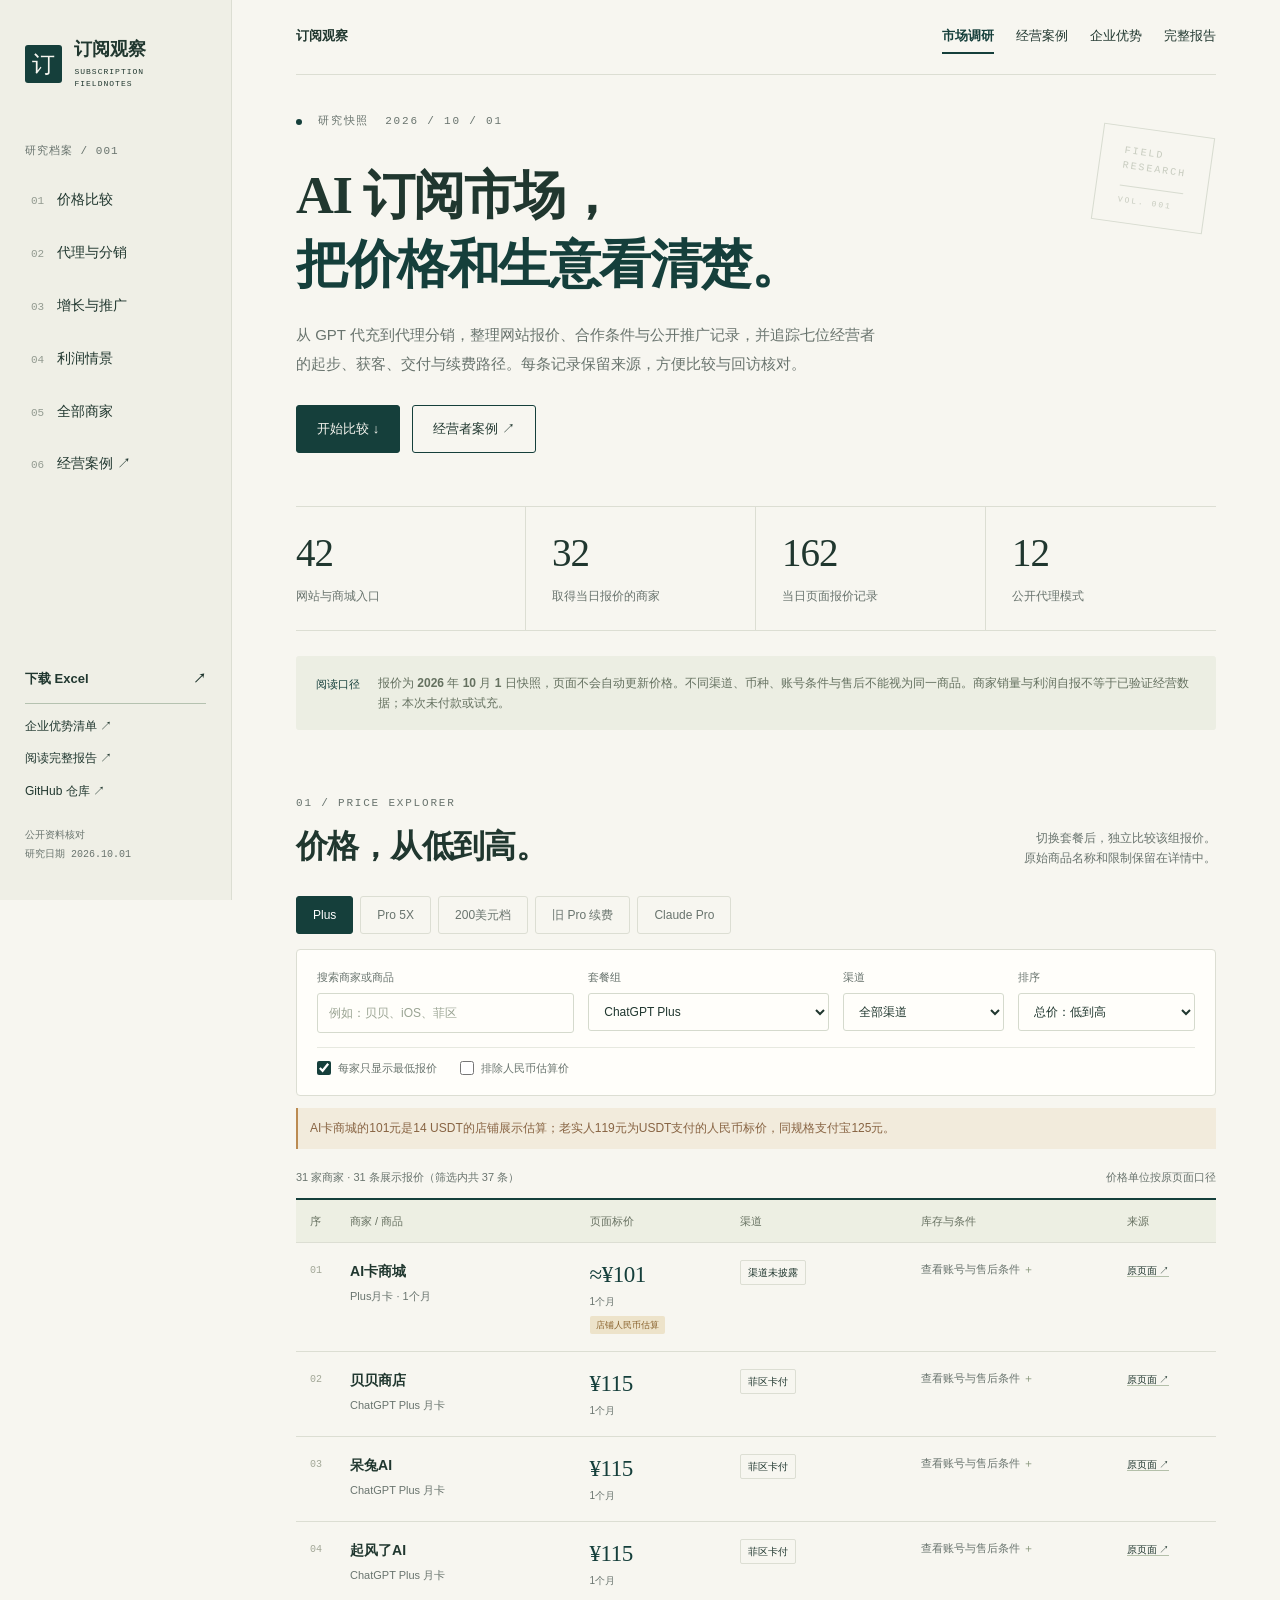
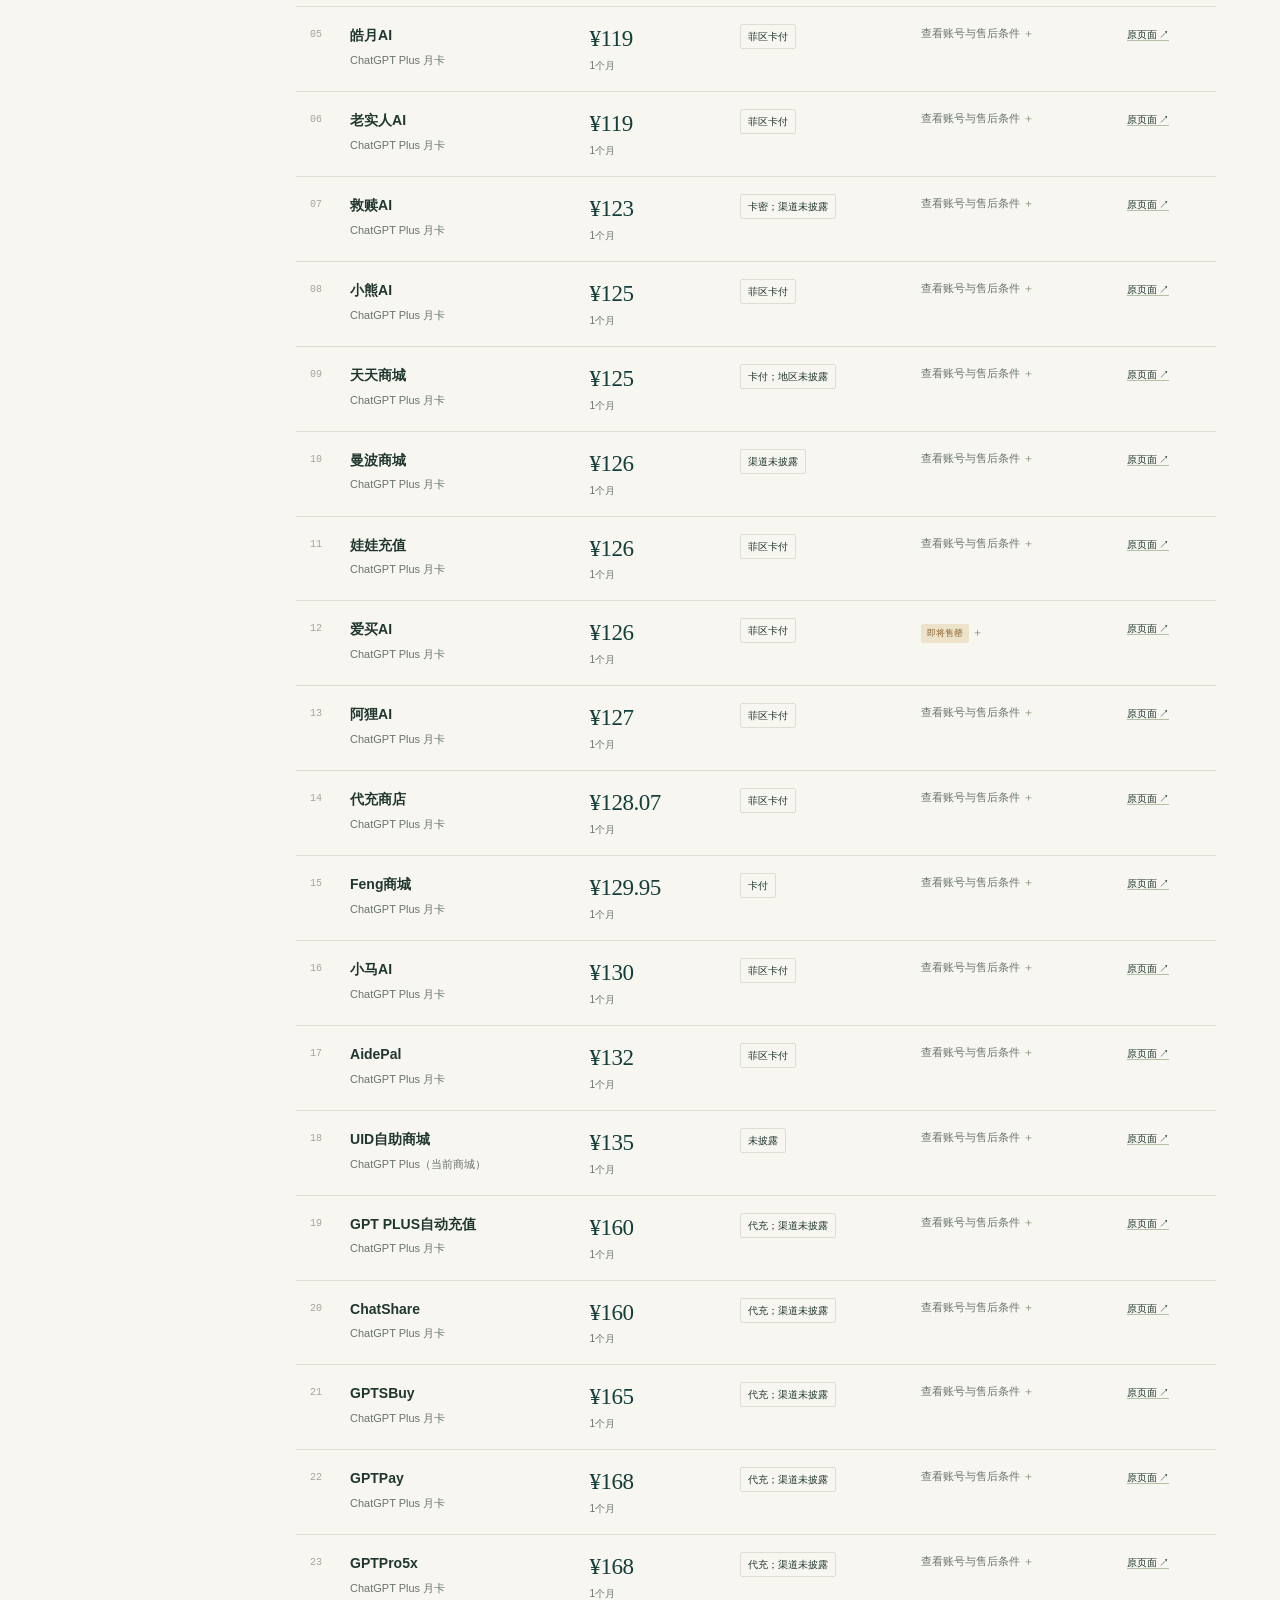
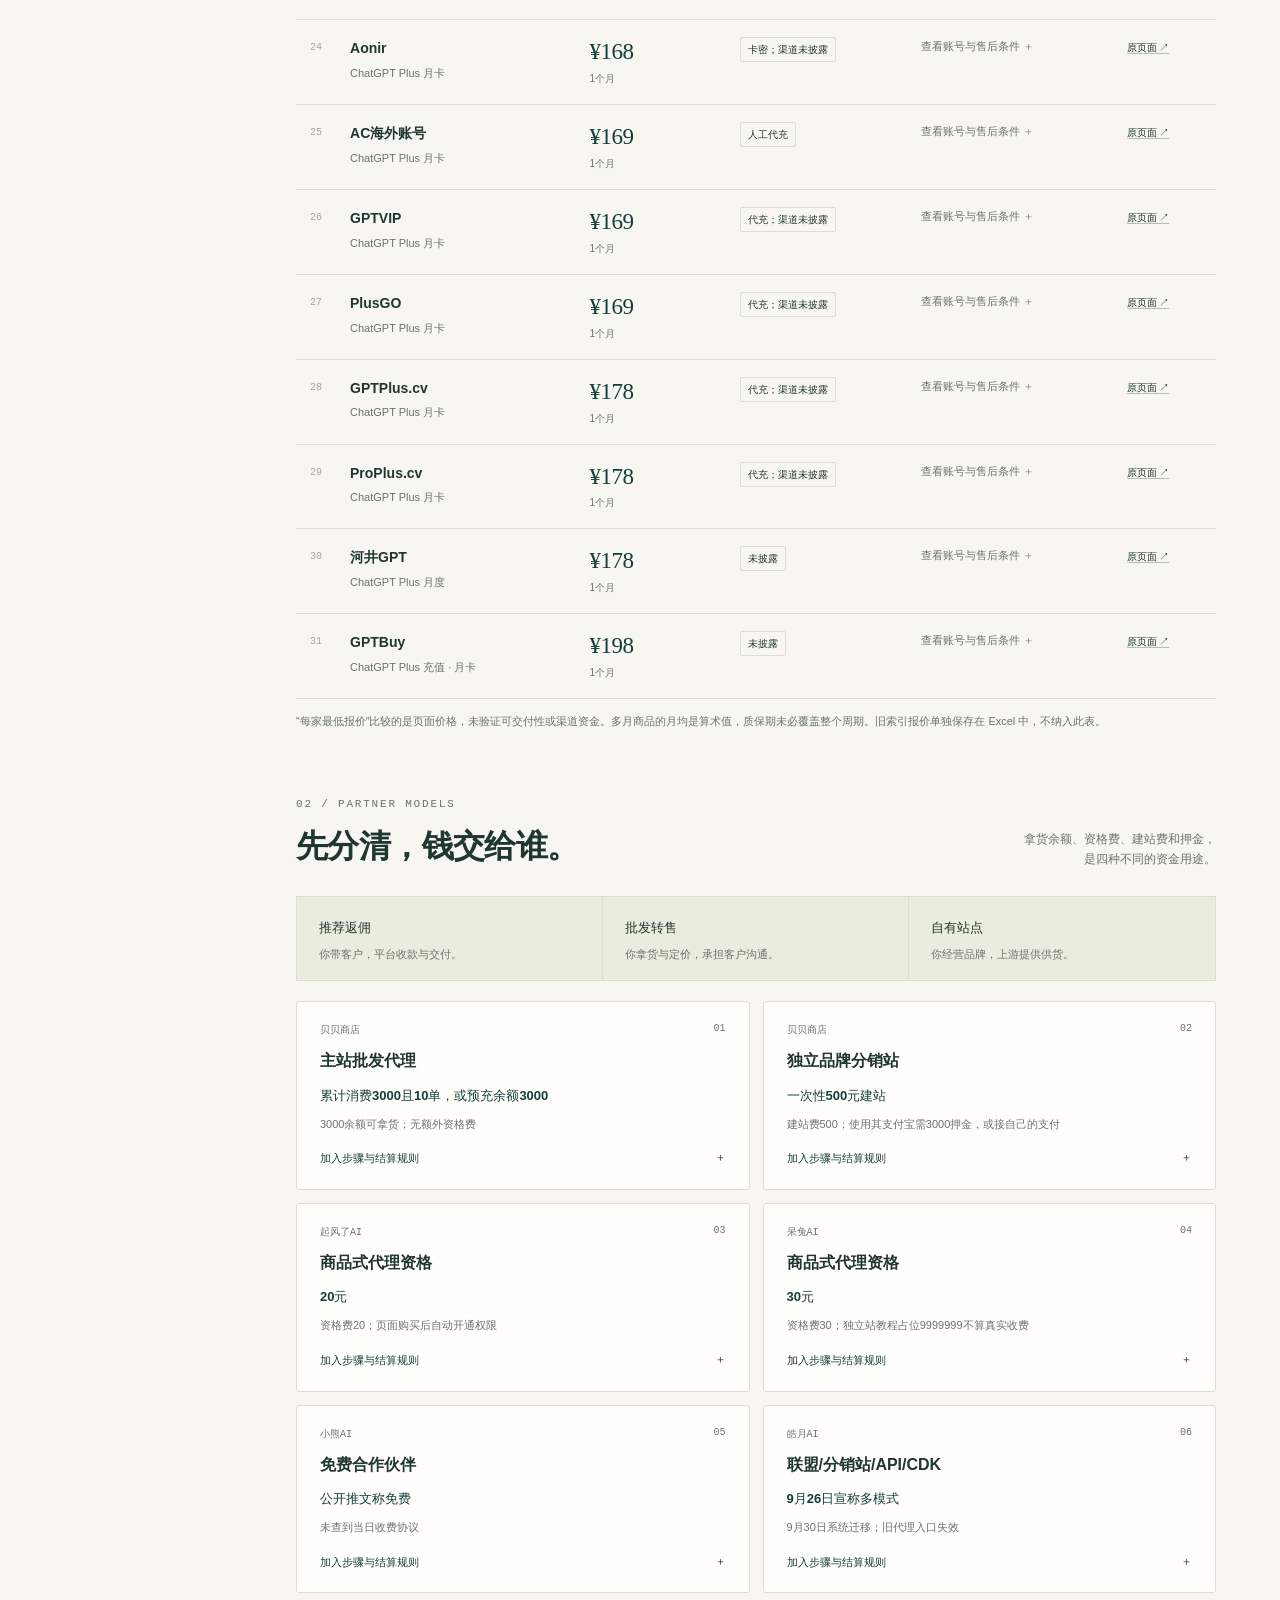
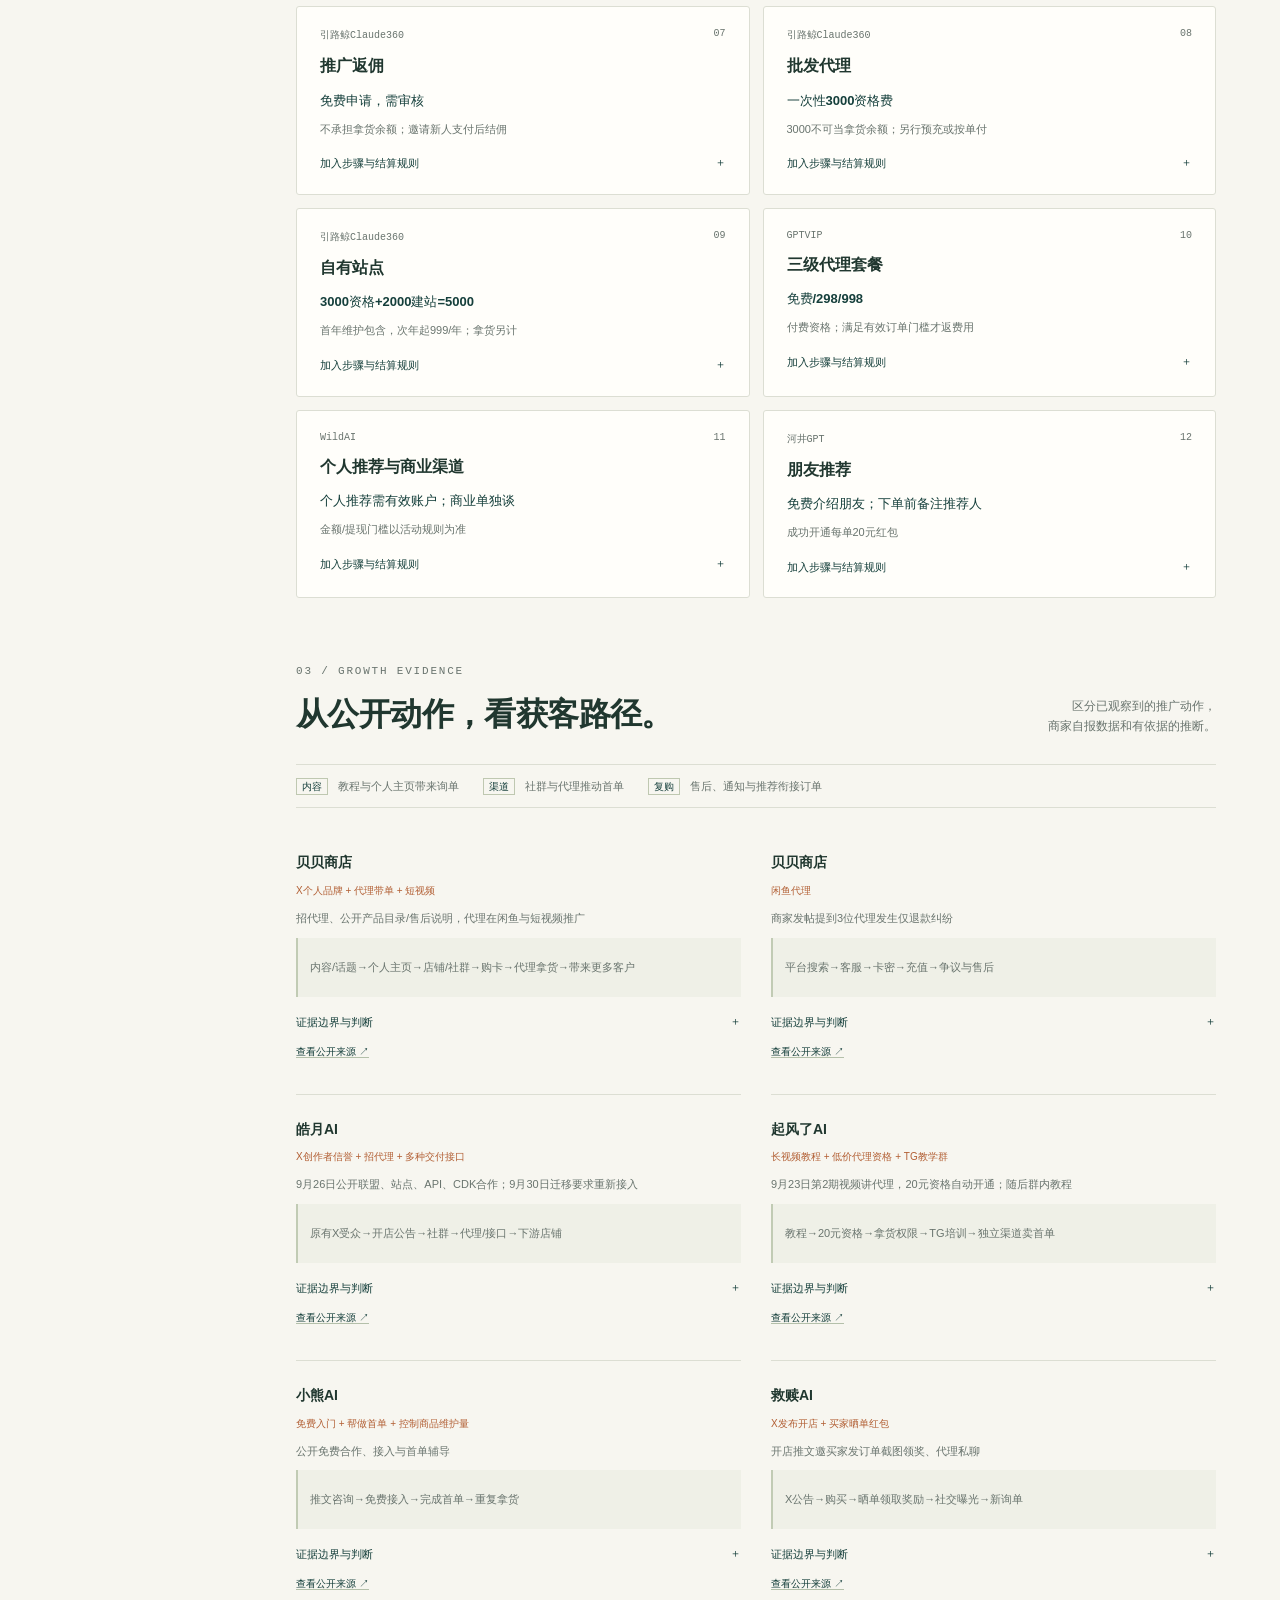
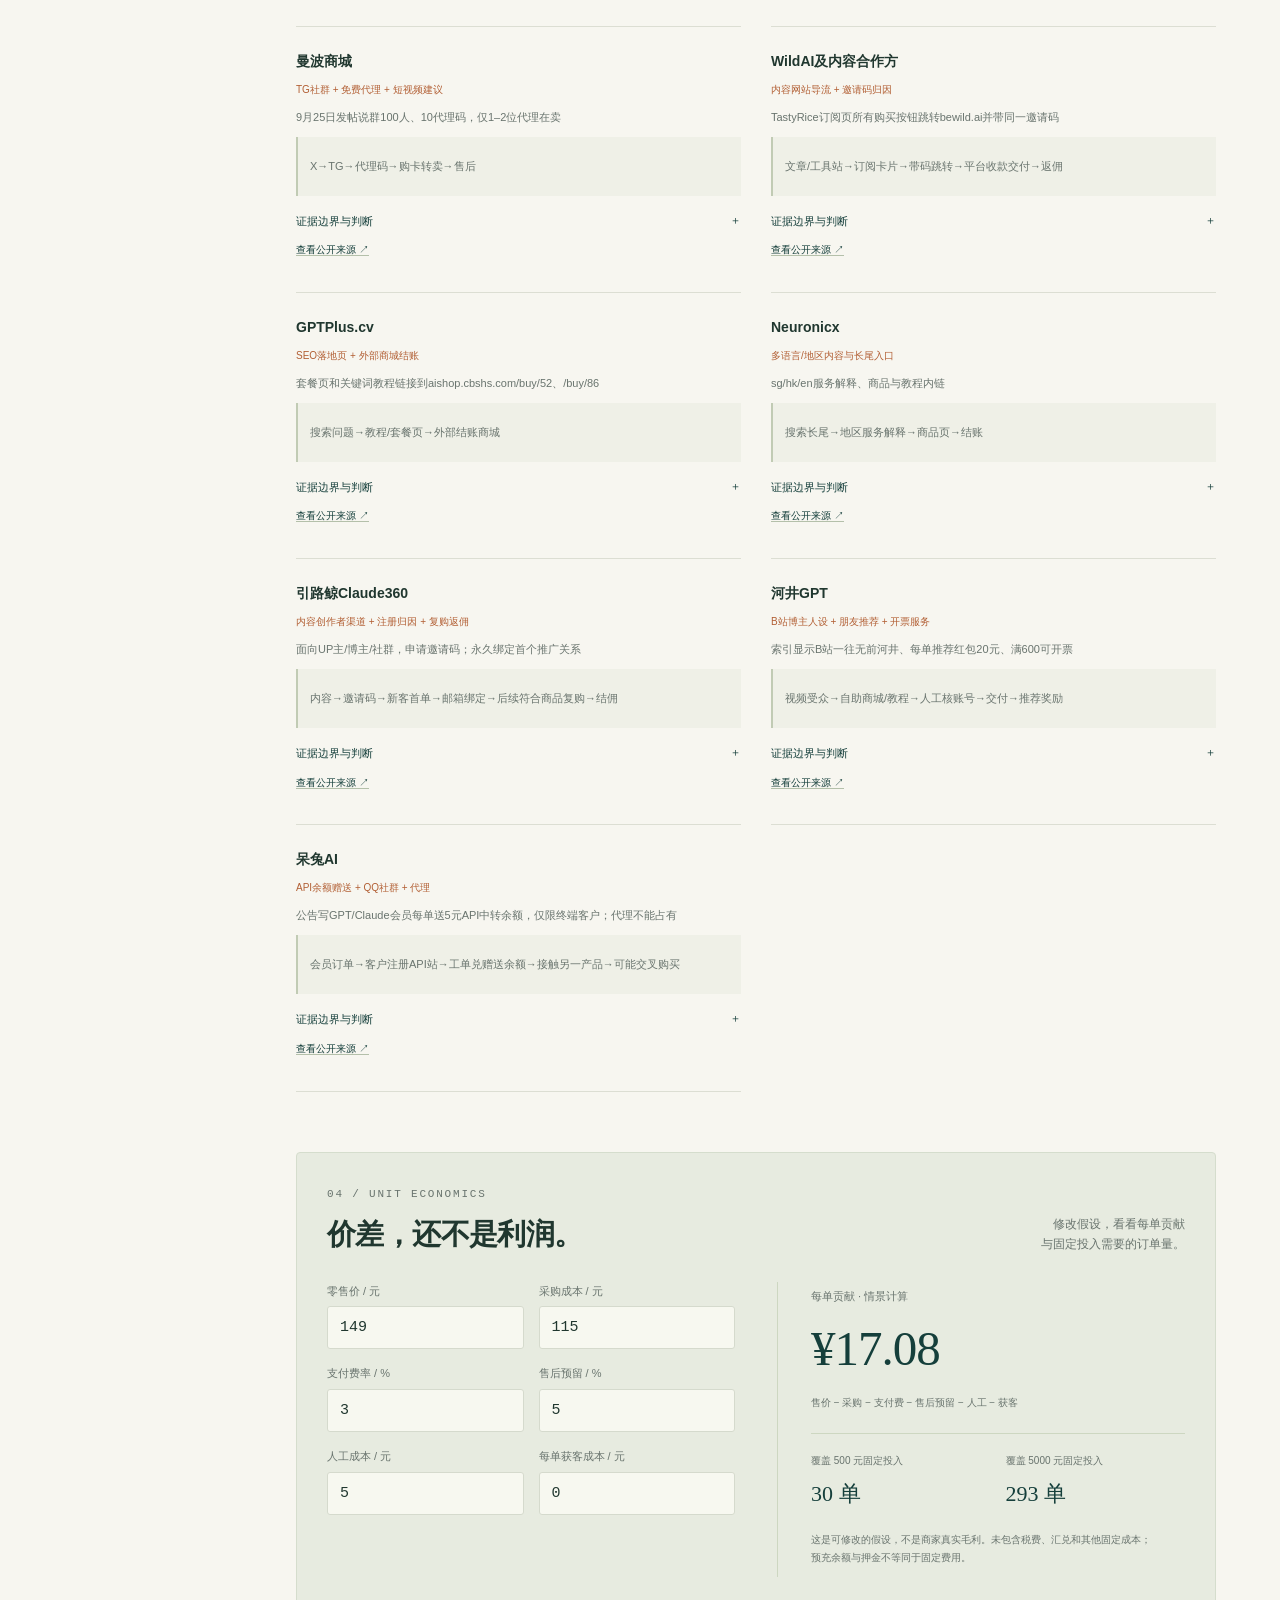
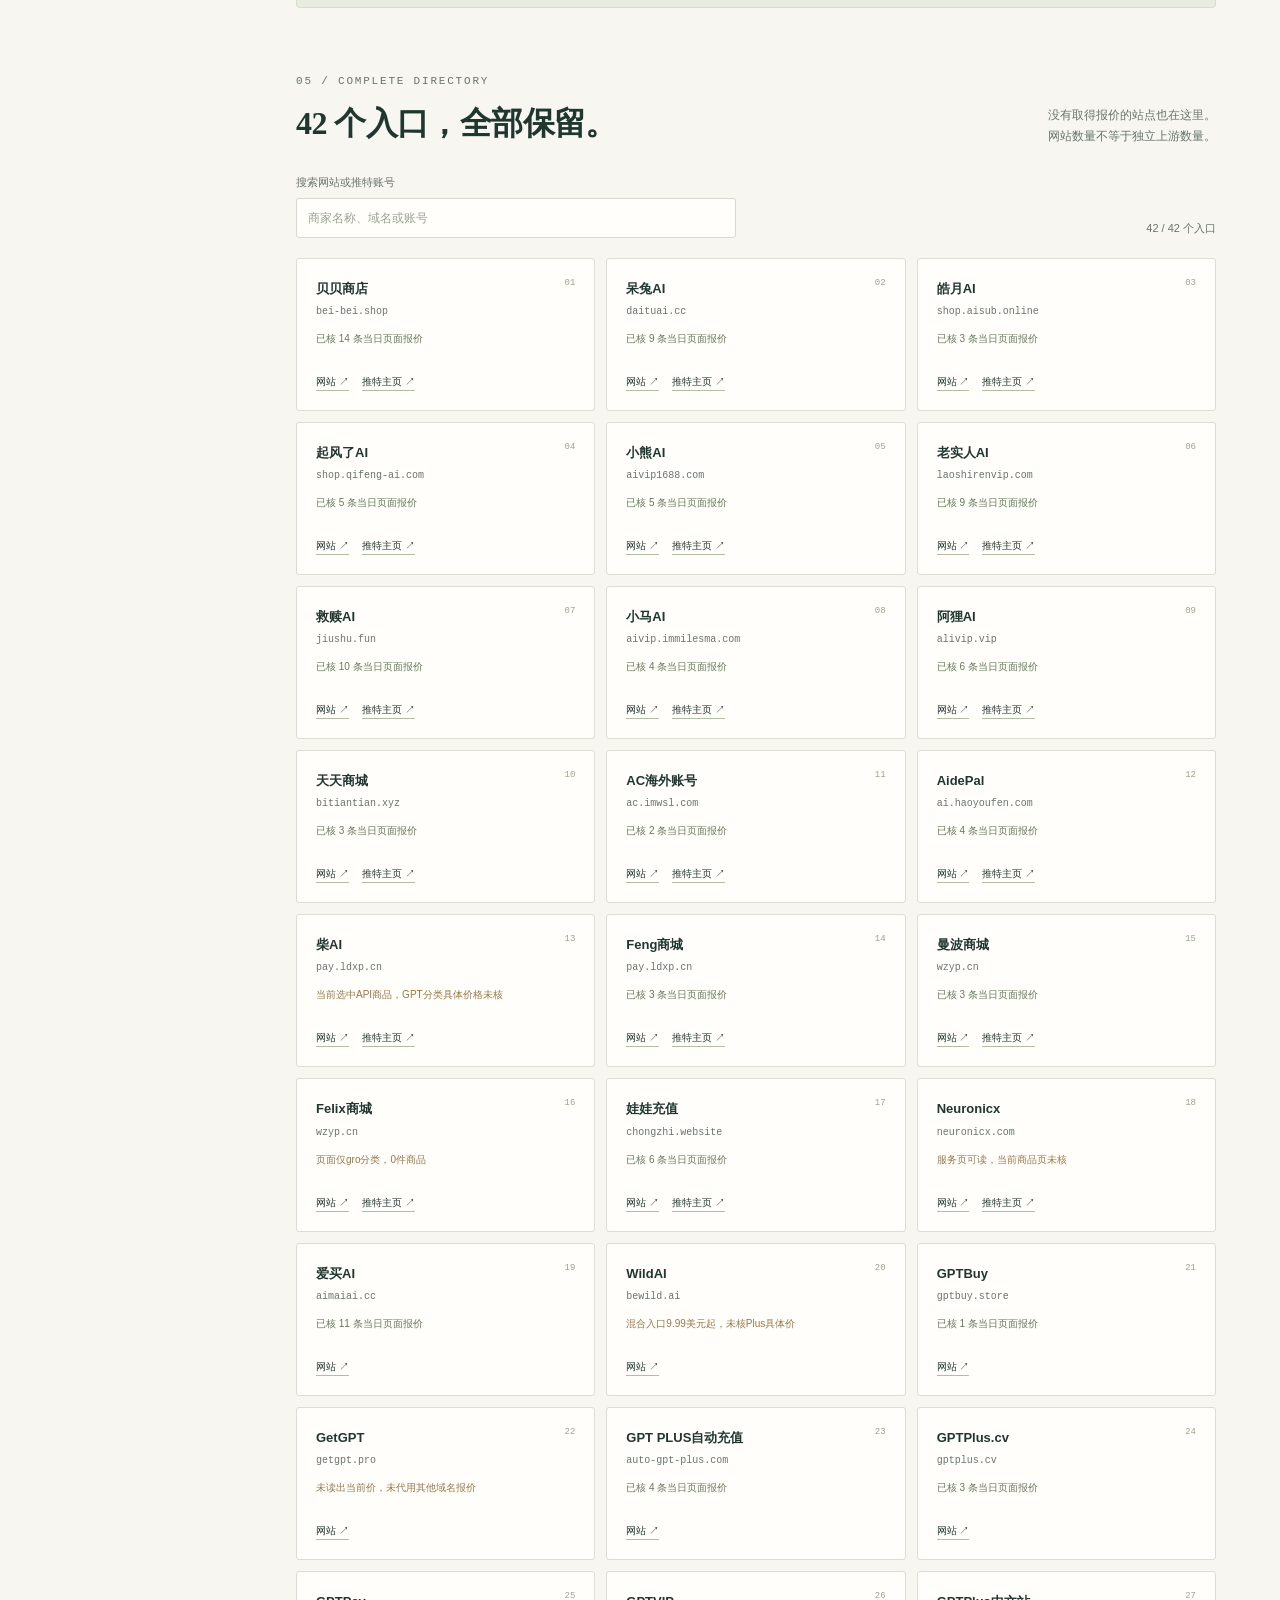
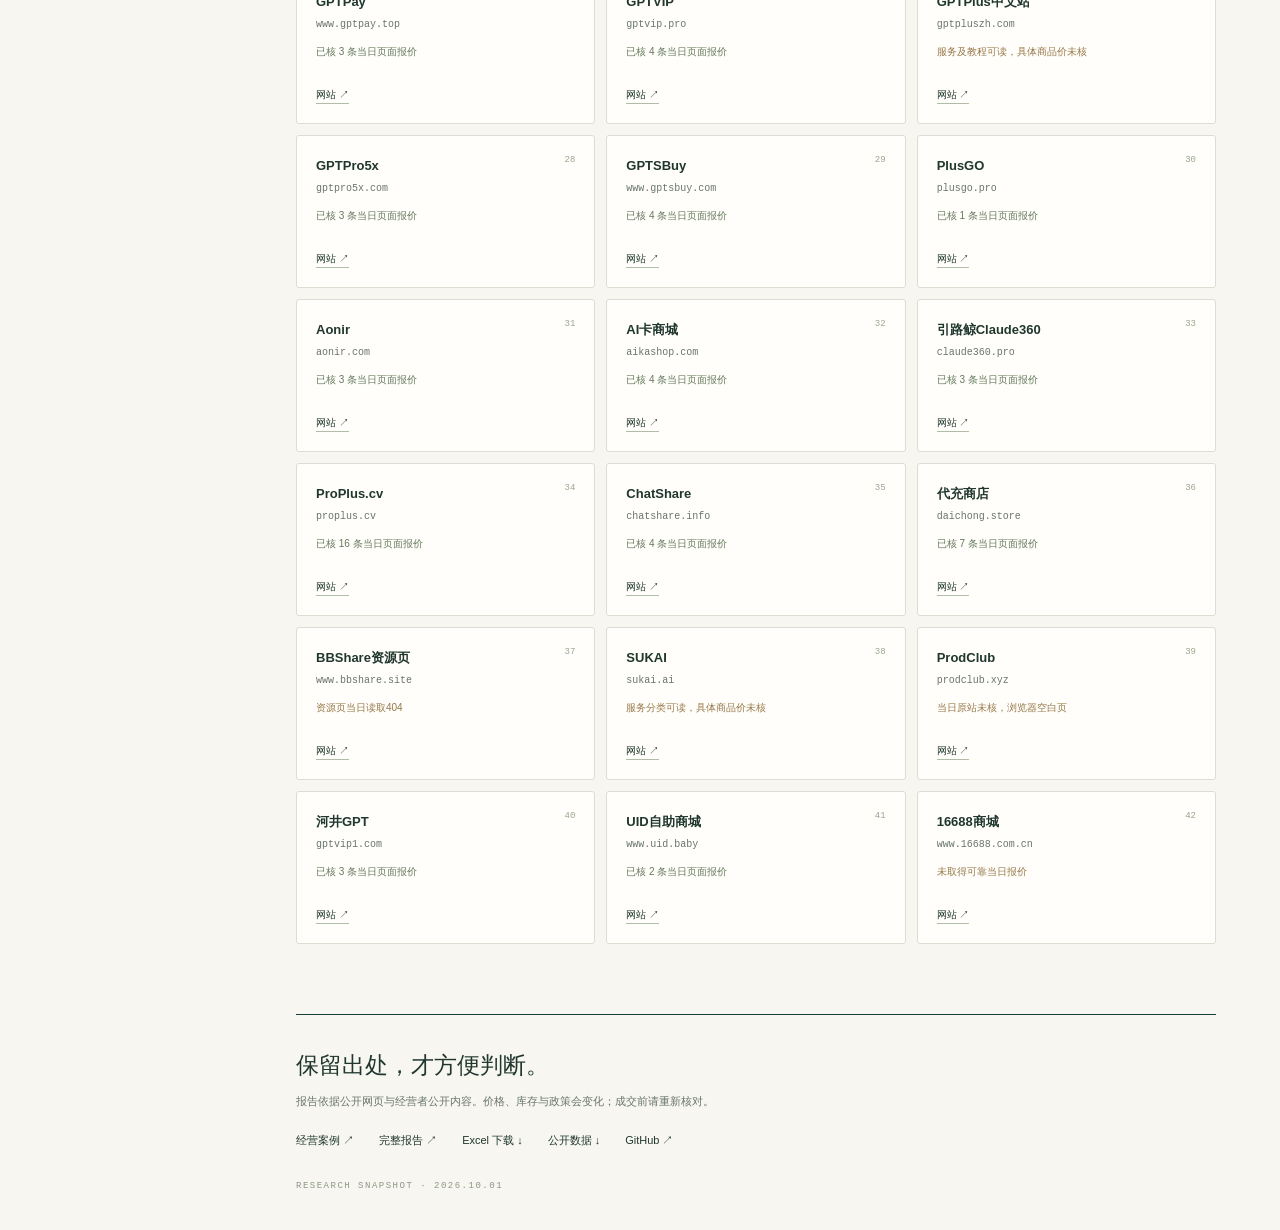
<file: index.html>
<!doctype html>
<html lang="zh-CN">
<head>
  <meta charset="UTF-8">
  <meta name="viewport" content="width=device-width, initial-scale=1">
  <meta name="description" content="AI订阅市场与经营案例研究：42个网站的价格、代理规则和推广证据，以及七位经营者的公开路径。保留来源与历史快照，支持筛选和Excel下载。">
  <meta name="theme-color" content="#153f3b">
  <title>AI订阅研究 · 价格、渠道与经营案例</title>
  <link rel="icon" href="favicon.svg" type="image/svg+xml">
  <link rel="stylesheet" href="styles.css">
  <link rel="stylesheet" href="site-nav.css">
  <script src="app.js" defer></script>
</head>
<body>
  <a class="skip-link" href="#prices">跳到价格比较</a>
  <aside class="sidebar">
    <a class="brand" href="#top"><span class="brand-mark">订</span><span>订阅观察<span class="brand-en">SUBSCRIPTION FIELDNOTES</span></span></a>
    <div class="sidebar-caption">研究档案 / 001</div>
    <nav aria-label="页面导航">
      <a href="#prices"><span>01</span>价格比较</a>
      <a href="#agency"><span>02</span>代理与分销</a>
      <a href="#growth"><span>03</span>增长与推广</a>
      <a href="#calculator"><span>04</span>利润情景</a>
      <a href="#directory"><span>05</span>全部商家</a>
      <a href="casebook/"><span>06</span>经营案例 ↗</a>
    </nav>
    <div class="sidebar-bottom">
      <a class="download-link" href="downloads/price-agency.xlsx" download>下载 Excel <span aria-hidden="true">↗</span></a>
      <a class="quiet-link" href="enterprise-advantages.html">企业优势清单 ↗</a>
      <a class="quiet-link" href="report.html">阅读完整报告 ↗</a>
      <a class="quiet-link" href="https://github.com/siuserxiaowei/gpt-subscription-research" target="_blank" rel="noopener noreferrer">GitHub 仓库 ↗</a>
      <p>公开资料核对<br>研究日期 2026.10.01</p>
    </div>
  </aside>
  <main id="top">
    <nav class="site-nav" aria-label="研究站栏目"><a class="site-nav-brand" href="index.html">订阅观察</a><a href="index.html" aria-current="page">市场调研</a><a href="casebook/">经营案例</a><a href="enterprise-advantages.html">企业优势</a><a href="report.html">完整报告</a></nav>
    <header class="hero">
      <div class="eyebrow"><span class="status-dot"></span>研究快照 <span>2026 / 10 / 01</span></div>
      <h1>AI 订阅市场，<br><em>把价格和生意看清楚。</em></h1>
      <p class="hero-description">从 GPT 代充到代理分销，整理网站报价、合作条件与公开推广记录，并追踪七位经营者的起步、获客、交付与续费路径。每条记录保留来源，方便比较与回访核对。</p>
      <div class="hero-links"><a class="button primary" href="#prices">开始比较 <span aria-hidden="true">↓</span></a><a class="button secondary" href="casebook/">经营者案例 ↗</a></div>
      <div class="hero-stamp" aria-hidden="true">FIELD<br>RESEARCH<span>VOL. 001</span></div>
    </header>
    <div class="stat-grid" aria-label="调查范围">
      <div><strong>42</strong><span>网站与商城入口</span></div><div><strong>32</strong><span>取得当日报价的商家</span></div><div><strong>162</strong><span>当日页面报价记录</span></div><div><strong>12</strong><span>公开代理模式</span></div>
    </div>
    <div class="snapshot-note"><span class="note-label">阅读口径</span><p><strong>报价为 2026 年 10 月 1 日快照，页面不会自动更新价格。</strong>不同渠道、币种、账号条件与售后不能视为同一商品。商家销量与利润自报不等于已验证经营数据；本次未付款或试充。</p></div>

    <section id="prices" class="section">
      <div class="section-heading"><div><div class="eyebrow">01 / PRICE EXPLORER</div><h2>价格，从低到高。</h2></div><p>切换套餐后，独立比较该组报价。<br>原始商品名称和限制保留在详情中。</p></div>
      <div class="quick-tabs" role="group" aria-label="常用套餐">
        <button type="button" data-family="ChatGPT Plus" class="active" aria-pressed="true">Plus</button><button type="button" data-family="ChatGPT Pro 5X" aria-pressed="false">Pro 5X</button><button type="button" data-family="ChatGPT 200美元档_核条件" aria-pressed="false">200美元档</button><button type="button" data-family="ChatGPT 旧Pro续费" aria-pressed="false">旧 Pro 续费</button><button type="button" data-family="Claude Pro" aria-pressed="false">Claude Pro</button>
      </div>
      <div class="filter-panel">
        <label class="search-field">搜索商家或商品<input id="price-search" type="search" placeholder="例如：贝贝、iOS、菲区" autocomplete="off"></label>
        <label>套餐组<select id="family-filter"><option>加载中…</option></select></label>
        <label>渠道<select id="channel-filter"><option value="">全部渠道</option></select></label>
        <label>排序<select id="sort-filter"><option value="asc">总价：低到高</option><option value="desc">总价：高到低</option><option value="monthly">算术月均：低到高</option></select></label>
        <div class="filter-checks"><label><input id="lowest-only" type="checkbox" checked> 每家只显示最低报价</label><label><input id="exclude-estimates" type="checkbox"> 排除人民币估算价</label></div>
      </div>
      <div id="plan-note" class="plan-note"></div>
      <div class="result-bar"><span id="result-count" role="status" aria-live="polite">正在读取报价…</span><span>价格单位按原页面口径</span></div>
      <div class="table-wrap"><table class="price-table"><caption class="sr-only">筛选后的商家报价</caption><thead><tr><th scope="col">序</th><th scope="col">商家 / 商品</th><th scope="col">页面标价</th><th scope="col">渠道</th><th scope="col">库存与条件</th><th scope="col">来源</th></tr></thead><tbody id="price-rows"></tbody></table></div>
      <div id="price-empty" class="empty-state" hidden>没有符合条件的报价。试试其他套餐或清空搜索。</div>
      <p class="footnote">“每家最低报价”比较的是页面价格，未验证可交付性或渠道资金。多月商品的月均是算术值，质保期未必覆盖整个周期。旧索引报价单独保存在 Excel 中，不纳入此表。</p>
    </section>

    <section id="agency" class="section">
      <div class="section-heading"><div><div class="eyebrow">02 / PARTNER MODELS</div><h2>先分清，钱交给谁。</h2></div><p>拿货余额、资格费、建站费和押金，<br>是四种不同的资金用途。</p></div>
      <div class="model-strip"><div><b>推荐返佣</b><p>你带客户，平台收款与交付。</p></div><div><b>批发转售</b><p>你拿货与定价，承担客户沟通。</p></div><div><b>自有站点</b><p>你经营品牌，上游提供供货。</p></div></div>
      <div id="agency-cards" class="agency-grid"></div>
    </section>

    <section id="growth" class="section">
      <div class="section-heading"><div><div class="eyebrow">03 / GROWTH EVIDENCE</div><h2>从公开动作，看获客路径。</h2></div><p>区分已观察到的推广动作，<br>商家自报数据和有依据的推断。</p></div>
      <div class="growth-summary"><p><span>内容</span>教程与个人主页带来询单</p><p><span>渠道</span>社群与代理推动首单</p><p><span>复购</span>售后、通知与推荐衔接订单</p></div>
      <div id="growth-cards" class="growth-grid"></div>
    </section>

    <section id="calculator" class="section calculator-section">
      <div class="section-heading"><div><div class="eyebrow">04 / UNIT ECONOMICS</div><h2>价差，还不是利润。</h2></div><p>修改假设，看看每单贡献<br>与固定投入需要的订单量。</p></div>
      <div class="calculator-layout"><div class="calc-inputs">
        <label>零售价 / 元<input id="calc-sale" type="number" min="0" step="0.01" value="149"></label><label>采购成本 / 元<input id="calc-cost" type="number" min="0" step="0.01" value="115"></label><label>支付费率 / %<input id="calc-fee" type="number" min="0" max="100" step="0.1" value="3"></label><label>售后预留 / %<input id="calc-reserve" type="number" min="0" max="100" step="0.1" value="5"></label><label>人工成本 / 元<input id="calc-labor" type="number" min="0" step="0.01" value="5"></label><label>每单获客成本 / 元<input id="calc-acquisition" type="number" min="0" step="0.01" value="0"></label>
      </div><div class="calc-output"><span class="calc-caption">每单贡献 · 情景计算</span><strong id="calc-contribution">¥17.08</strong><p>售价 − 采购 − 支付费 − 售后预留 − 人工 − 获客</p><div class="breakeven"><div>覆盖 500 元固定投入<b id="calc-small">30 单</b></div><div>覆盖 5000 元固定投入<b id="calc-large">293 单</b></div></div><p class="calc-disclaimer">这是可修改的假设，不是商家真实毛利。未包含税费、汇兑和其他固定成本；预充余额与押金不等同于固定费用。</p></div></div>
    </section>

    <section id="directory" class="section">
      <div class="section-heading"><div><div class="eyebrow">05 / COMPLETE DIRECTORY</div><h2>42 个入口，全部保留。</h2></div><p>没有取得报价的站点也在这里。<br>网站数量不等于独立上游数量。</p></div>
      <div class="directory-toolbar"><label class="search-field">搜索网站或推特账号<input id="directory-search" type="search" placeholder="商家名称、域名或账号" autocomplete="off"></label><span id="directory-count" role="status" aria-live="polite"></span></div>
      <div id="directory-cards" class="directory-grid"></div>
    </section>
    <footer class="footer"><div class="footer-title">保留出处，才方便判断。</div><p>报告依据公开网页与经营者公开内容。价格、库存与政策会变化；成交前请重新核对。</p><div><a href="casebook/">经营案例 ↗</a><a href="report.html">完整报告 ↗</a><a href="downloads/price-agency.xlsx" download>Excel 下载 ↓</a><a href="data/research.json" download>公开数据 ↓</a><a href="https://github.com/siuserxiaowei/gpt-subscription-research" target="_blank" rel="noopener noreferrer">GitHub ↗</a></div><small>RESEARCH SNAPSHOT · 2026.10.01</small></footer>
    <div id="load-error" class="load-error" role="alert" hidden>数据未能加载。请刷新页面，或直接<a href="report.html">阅读完整报告</a>。</div>
  </main>
</body>
</html>
</file>
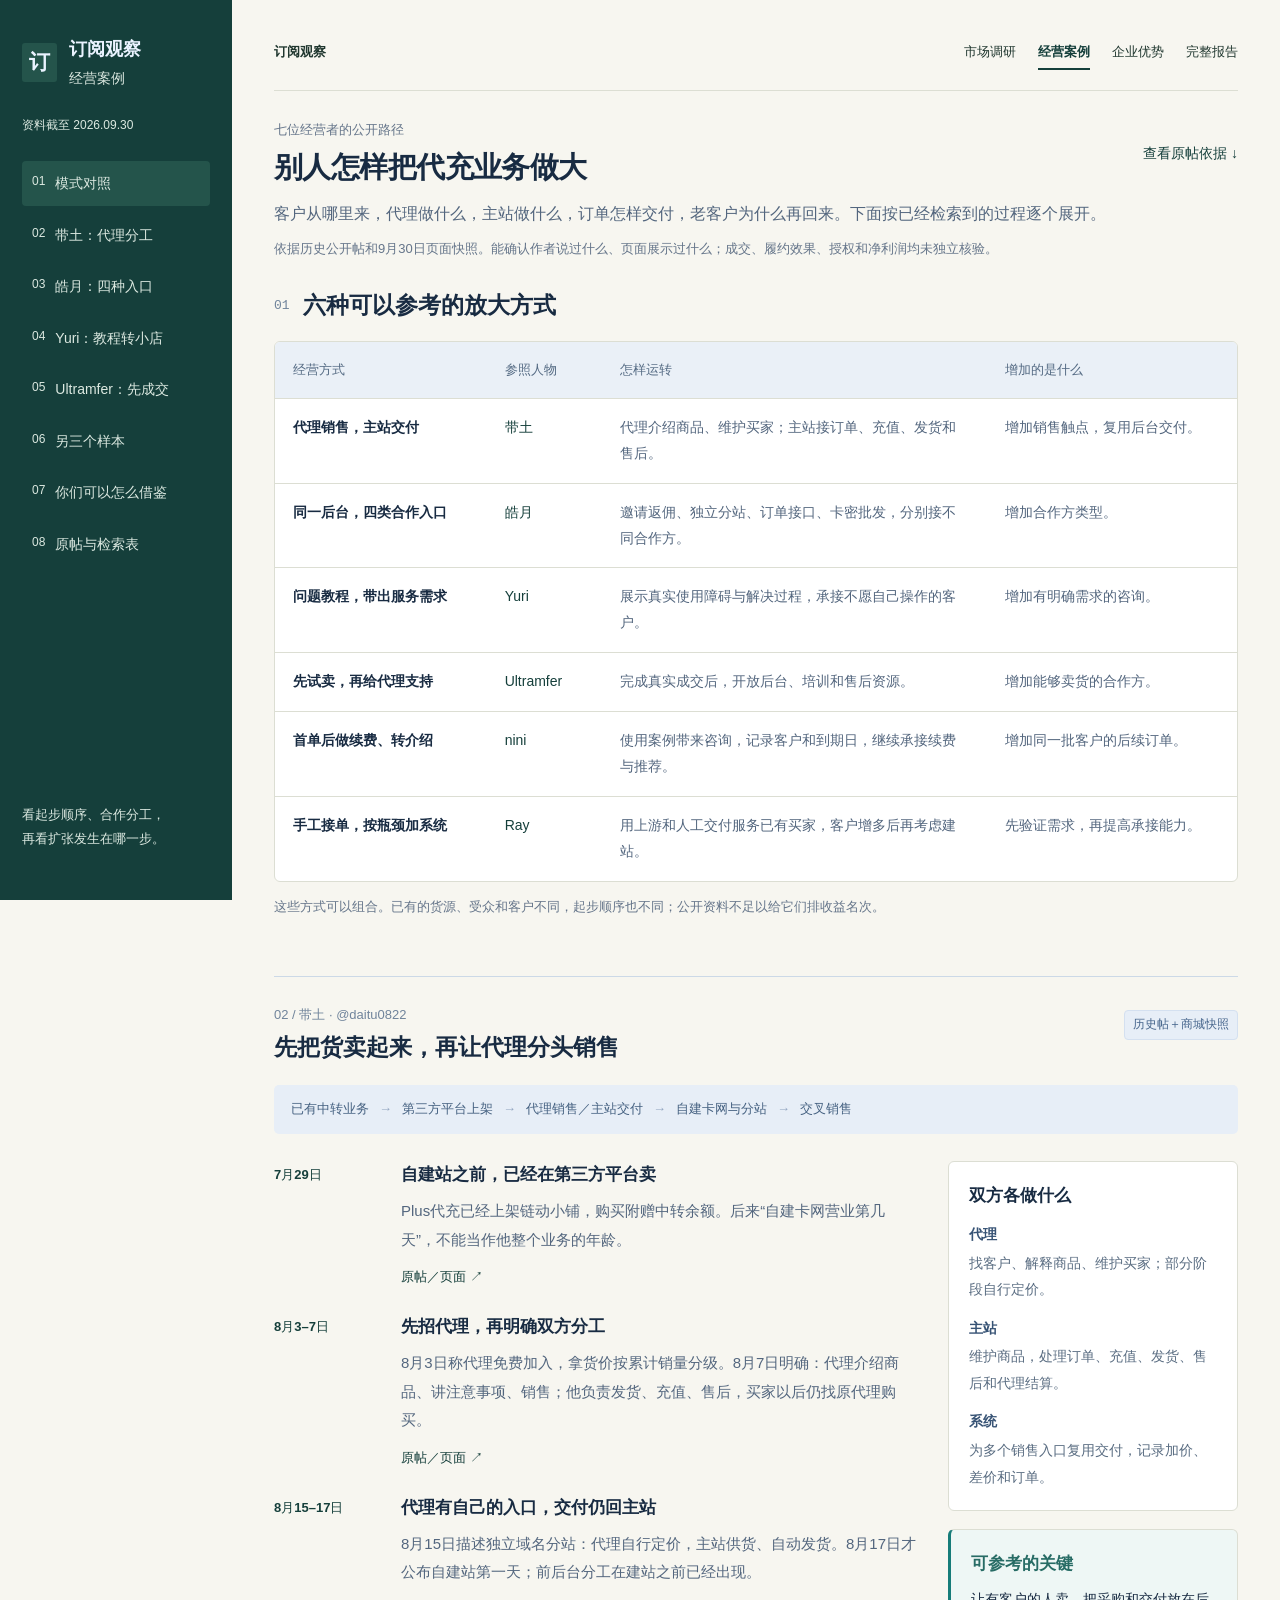
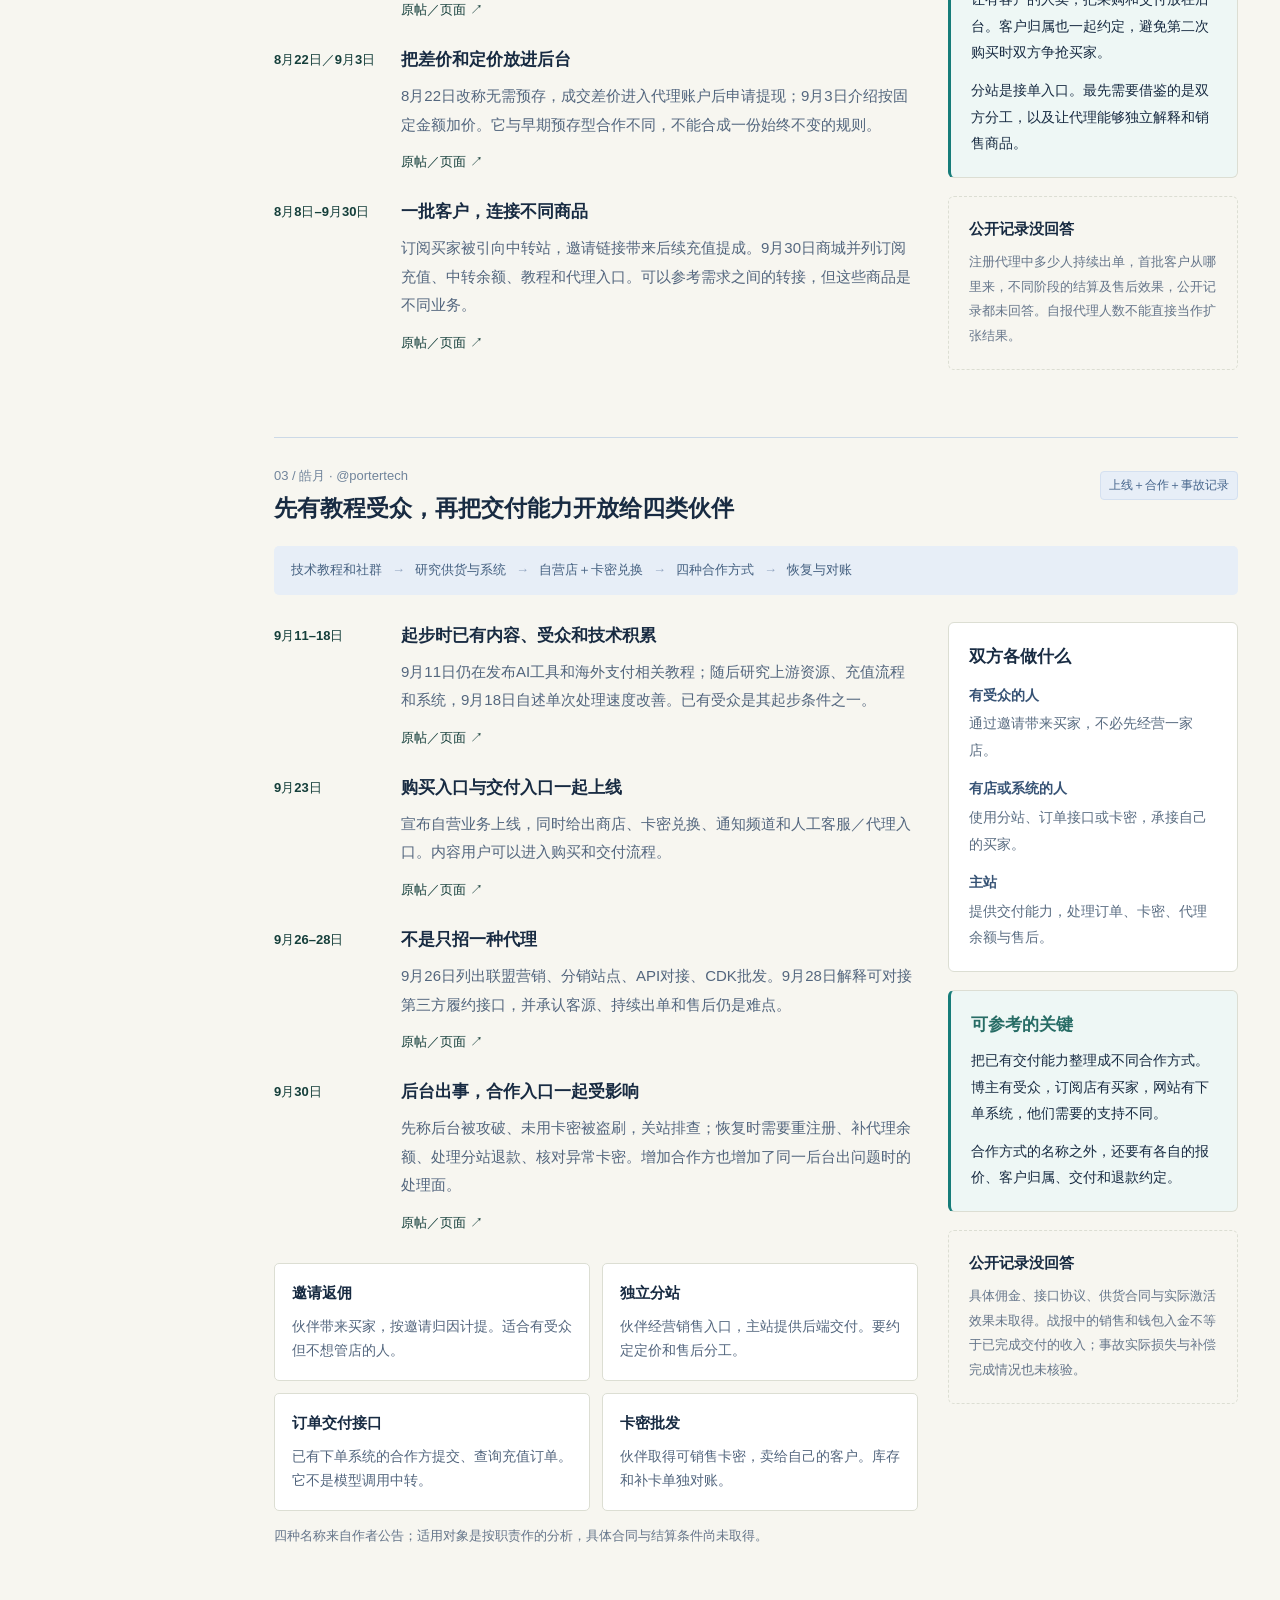
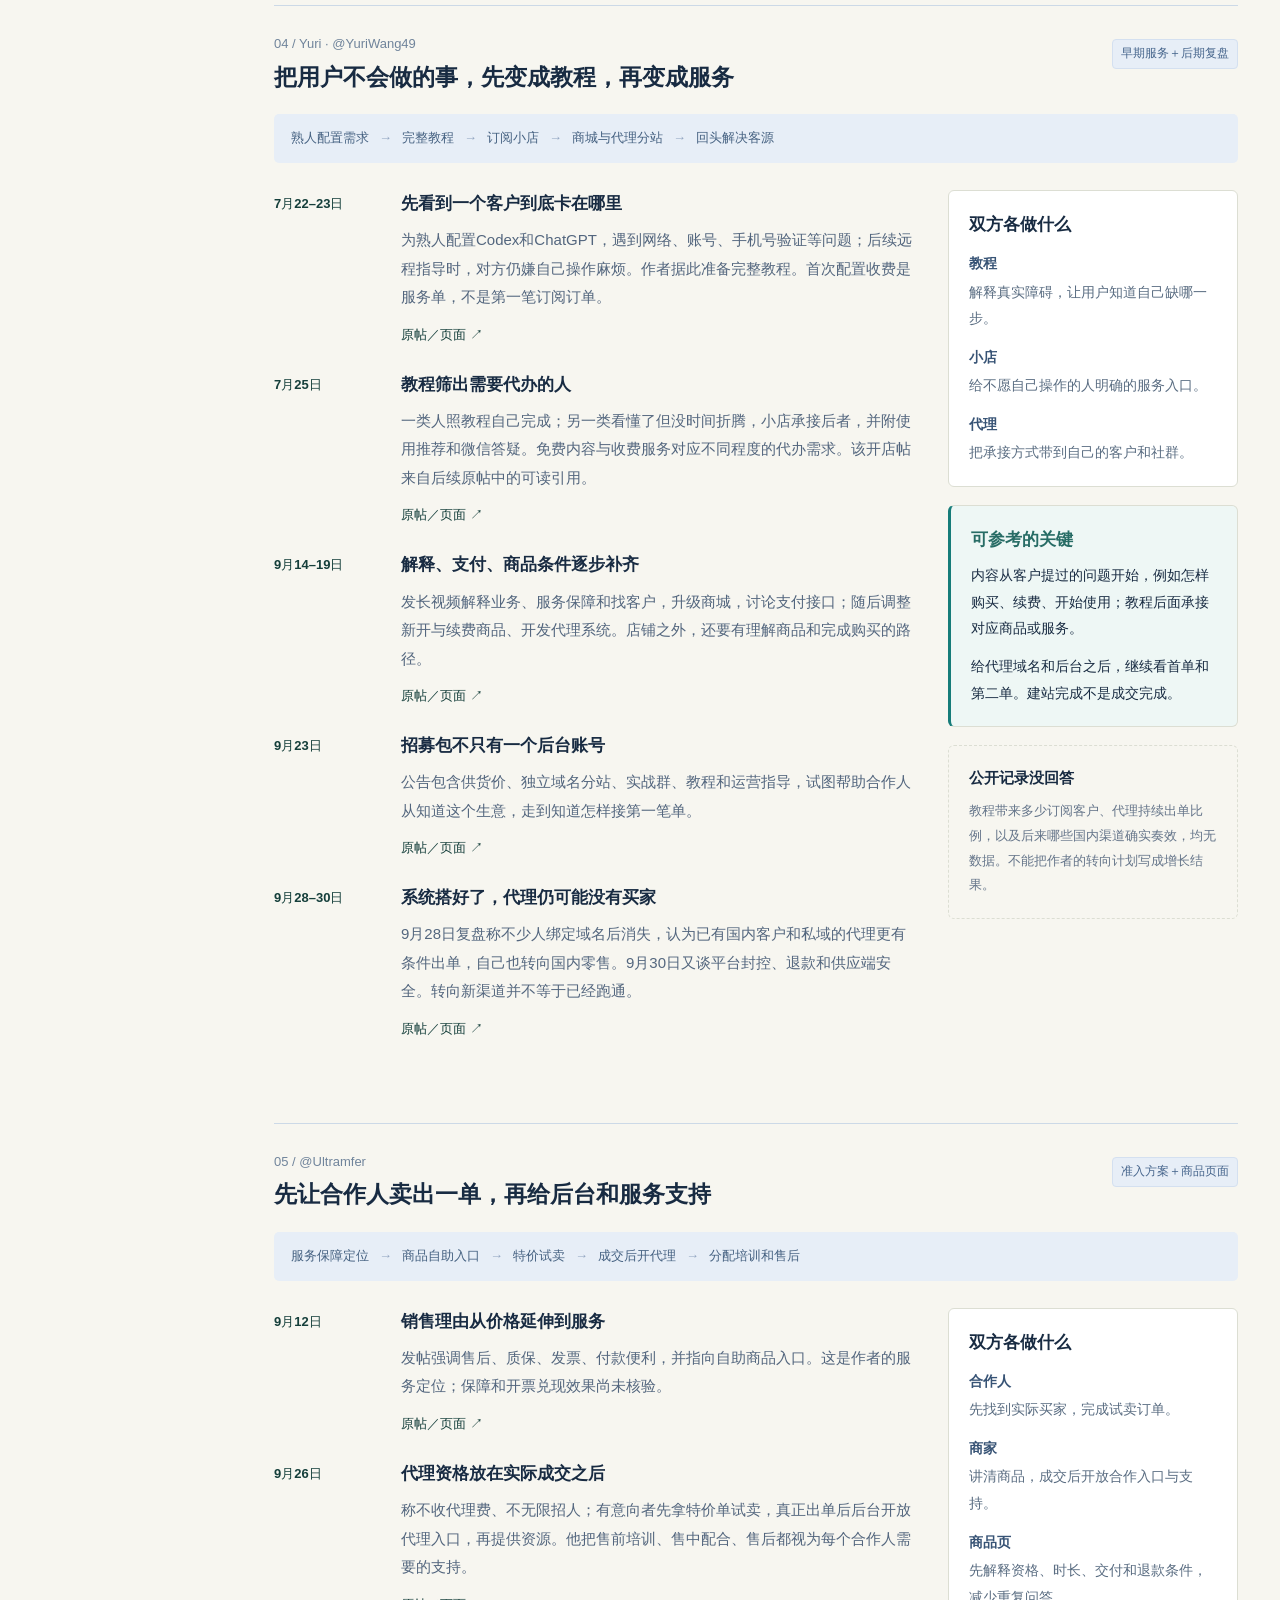
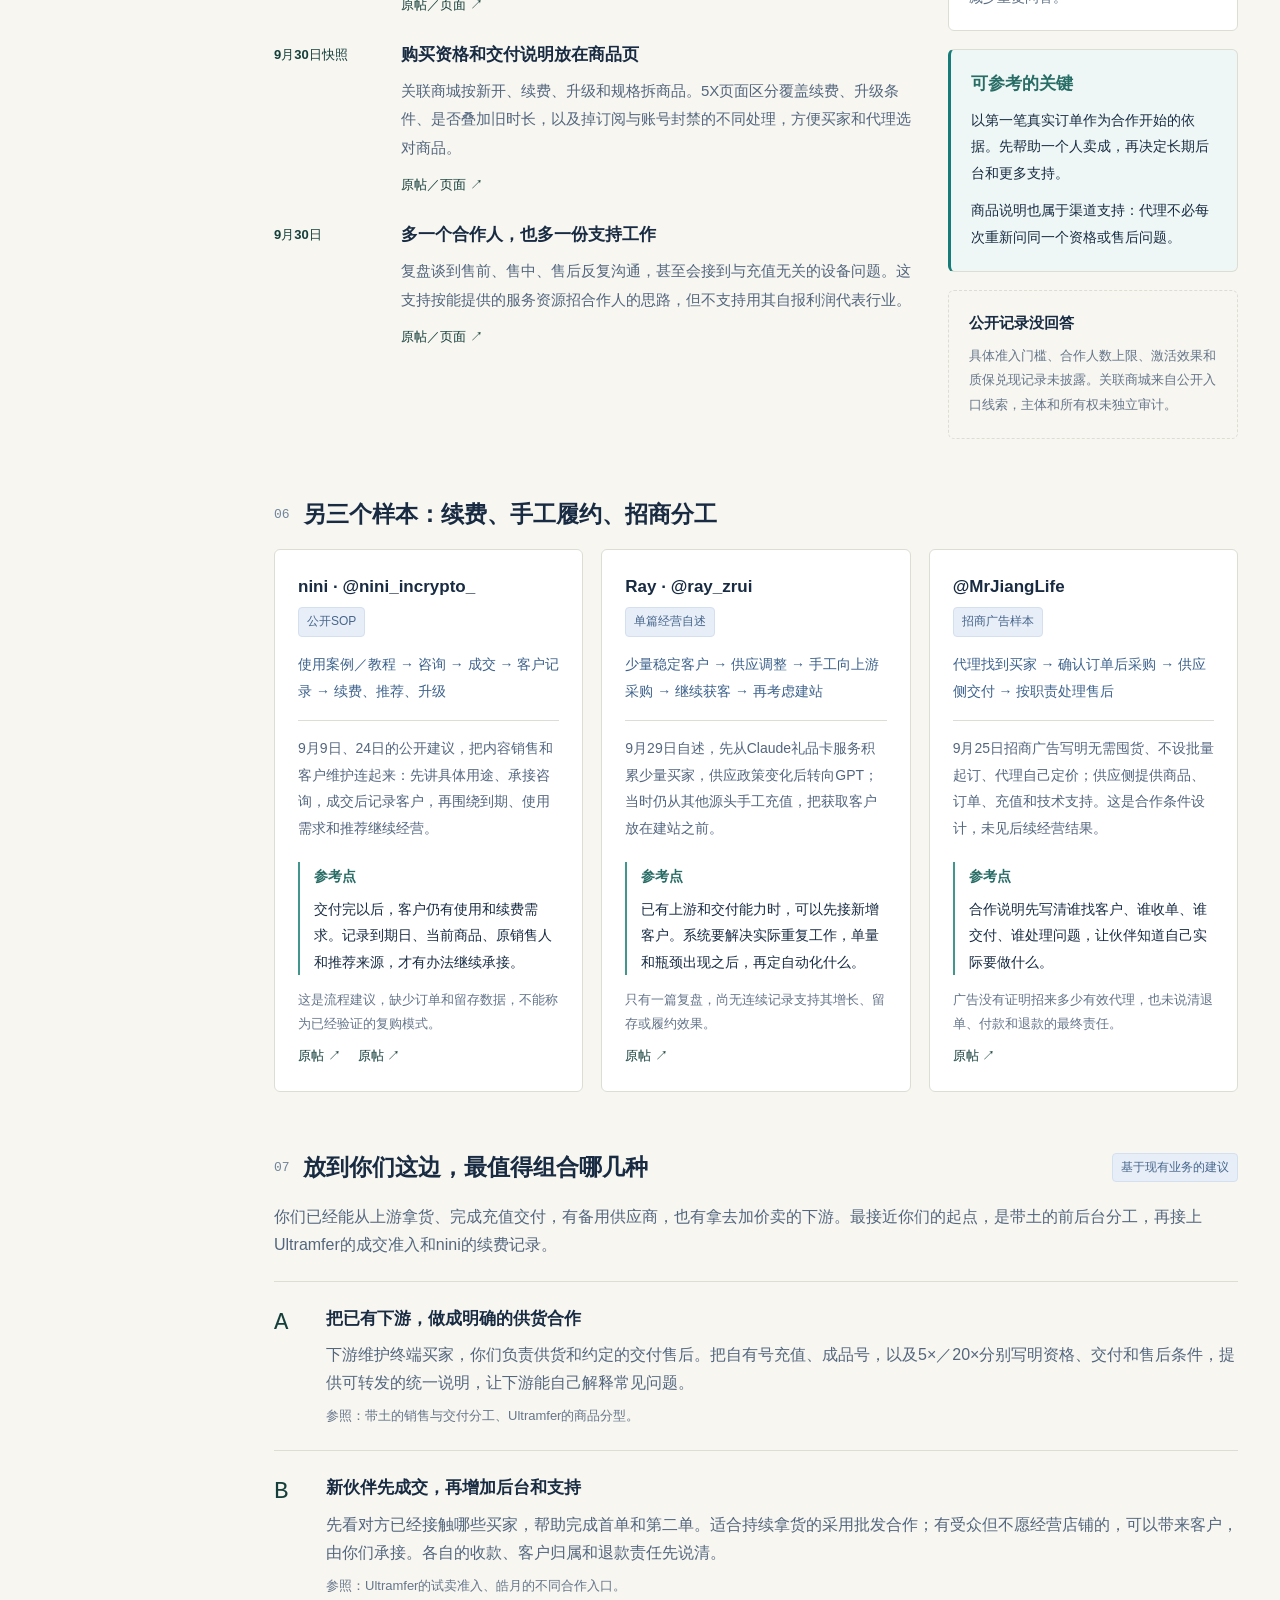
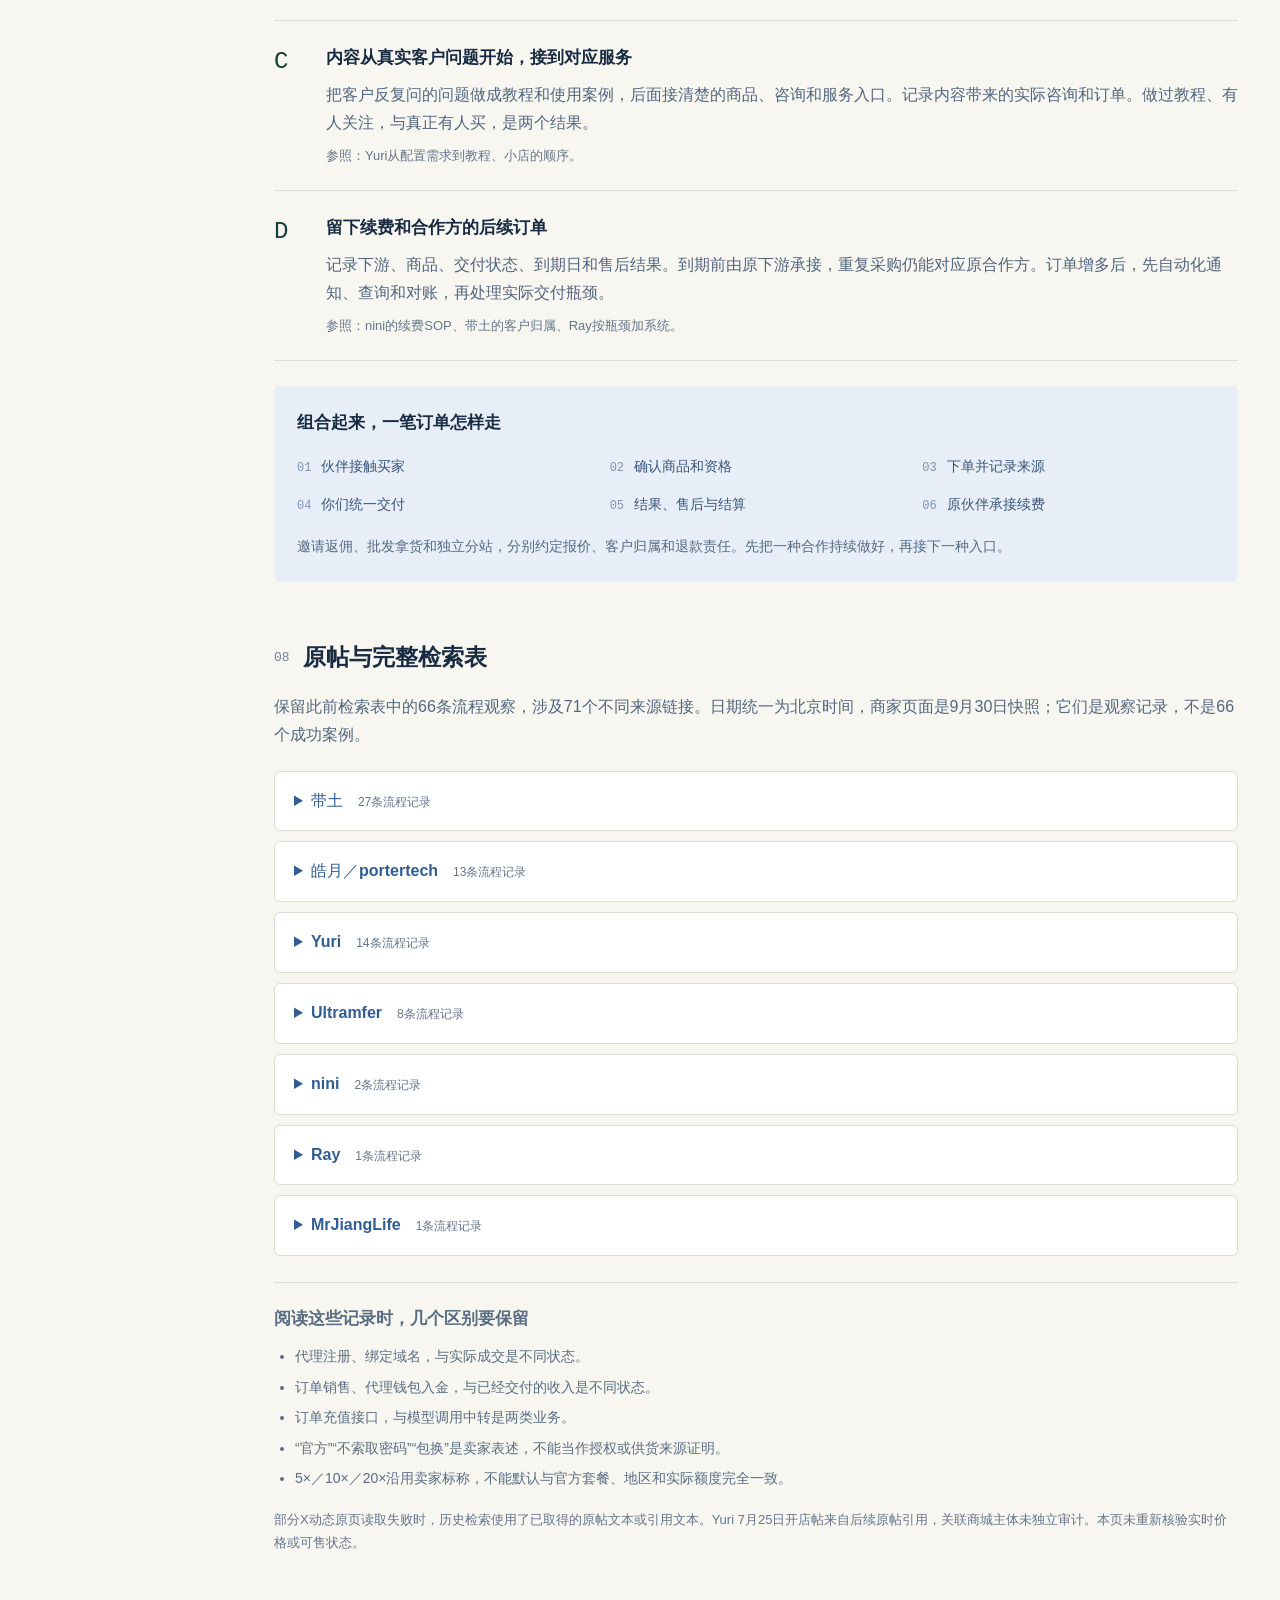
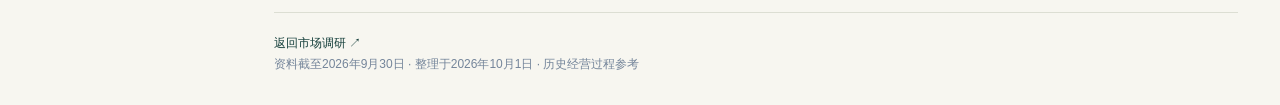
<file: casebook/index.html>
<!doctype html><html lang="zh-CN"><head><meta charset="UTF-8"><meta name="viewport" content="width=device-width, initial-scale=1"><meta name="theme-color" content="#153f3b"><meta name="description" content="七位AI订阅经营者的公开路径：获客、代理合作、集中交付、售后与续费。"><title>经营案例 · 七位经营者的公开路径｜订阅观察</title><link rel="icon" type="image/svg+xml" href="data:image/svg+xml,%3Csvg xmlns='http://www.w3.org/2000/svg' viewBox='0 0 32 32'%3E%3Crect width='32' height='32' rx='7' fill='%2312263e'/%3E%3Cpath d='M7 24V17h4v7m3 0V12h4v12m3 0V7h4v17' stroke='%236dcaf0' stroke-width='3'/%3E%3C/svg%3E"><link rel="stylesheet" href="styles.css"><link rel="stylesheet" href="../site-nav.css"><link rel="canonical" href="https://siuserxiaowei.github.io/gpt-subscription-research/casebook/"><script defer src="app.js"></script></head><body><a class="skip" href="#main">跳到案例内容</a><aside class="sidebar"><a class="brand" href="../index.html"><span class="brand-mark" aria-hidden="true">订</span><span>订阅观察<span class="brand-sub">经营案例</span></span></a><div class="sidebar-meta">资料截至 2026.09.30</div><nav aria-label="案例目录">
<a href="#models" class="active" aria-current="location">01 <span>模式对照</span></a>
<a href="#daitu">02 <span>带土：代理分工</span></a>
<a href="#porter">03 <span>皓月：四种入口</span></a>
<a href="#yuri">04 <span>Yuri：教程转小店</span></a>
<a href="#ultra">05 <span>Ultramfer：先成交</span></a>
<a href="#more">06 <span>另三个样本</span></a>
<a href="#borrow">07 <span>你们可以怎么借鉴</span></a>
<a href="#sources">08 <span>原帖与检索表</span></a>
</nav><p class="sidebar-bottom">看起步顺序、合作分工，<br>再看扩张发生在哪一步。</p></aside><main id="main"><nav class="site-nav" aria-label="研究站栏目"><a class="site-nav-brand" href="../index.html">订阅观察</a><a href="../index.html">市场调研</a><a href="../casebook/" aria-current="page">经营案例</a><a href="../enterprise-advantages.html">企业优势</a><a href="../report.html">完整报告</a></nav><header class="page-header"><div><p class="eyebrow">七位经营者的公开路径</p><h1>别人怎样把代充业务做大</h1></div><a class="source-link" href="#sources">查看原帖依据 ↓</a></header><p class="intro">客户从哪里来，代理做什么，主站做什么，订单怎样交付，老客户为什么再回来。下面按已经检索到的过程逐个展开。</p><p class="evidence-note">依据历史公开帖和9月30日页面快照。能确认作者说过什么、页面展示过什么；成交、履约效果、授权和净利润均未独立核验。</p><section id="models" aria-labelledby="models-title"><div class="section-heading"><div><span class="section-no">01</span><h2 id="models-title">六种可以参考的放大方式</h2></div></div><div class="table-wrap"><table class="model-table"><thead><tr><th scope="col">经营方式</th><th scope="col">参照人物</th><th scope="col">怎样运转</th><th scope="col">增加的是什么</th></tr></thead><tbody>
<tr><th scope="row">代理销售，主站交付</th><td><a href="#daitu">带土</a></td><td>代理介绍商品、维护买家；主站接订单、充值、发货和售后。</td><td>增加销售触点，复用后台交付。</td></tr>
<tr><th scope="row">同一后台，四类合作入口</th><td><a href="#porter">皓月</a></td><td>邀请返佣、独立分站、订单接口、卡密批发，分别接不同合作方。</td><td>增加合作方类型。</td></tr>
<tr><th scope="row">问题教程，带出服务需求</th><td><a href="#yuri">Yuri</a></td><td>展示真实使用障碍与解决过程，承接不愿自己操作的客户。</td><td>增加有明确需求的咨询。</td></tr>
<tr><th scope="row">先试卖，再给代理支持</th><td><a href="#ultra">Ultramfer</a></td><td>完成真实成交后，开放后台、培训和售后资源。</td><td>增加能够卖货的合作方。</td></tr>
<tr><th scope="row">首单后做续费、转介绍</th><td><a href="#nini">nini</a></td><td>使用案例带来咨询，记录客户和到期日，继续承接续费与推荐。</td><td>增加同一批客户的后续订单。</td></tr>
<tr><th scope="row">手工接单，按瓶颈加系统</th><td><a href="#ray">Ray</a></td><td>用上游和人工交付服务已有买家，客户增多后再考虑建站。</td><td>先验证需求，再提高承接能力。</td></tr>
</tbody></table></div><p class="subnote">这些方式可以组合。已有的货源、受众和客户不同，起步顺序也不同；公开资料不足以给它们排收益名次。</p></section>
<section id="daitu" class="case-section" aria-labelledby="daitu-title"><div class="case-head"><div><span class="section-no">02 / 带土 · @daitu0822</span><h2 id="daitu-title">先把货卖起来，再让代理分头销售</h2></div><span class="tag">历史帖＋商城快照</span></div><div class="path" aria-label="公开业务路径"><span>已有中转业务</span><i aria-hidden="true">→</i><span>第三方平台上架</span><i aria-hidden="true">→</i><span>代理销售／主站交付</span><i aria-hidden="true">→</i><span>自建卡网与分站</span><i aria-hidden="true">→</i><span>交叉销售</span></div><div class="case-layout"><div><div class="chronology">
<article><div class="date">7月29日</div><div><h3>自建站之前，已经在第三方平台卖</h3><p>Plus代充已经上架链动小铺，购买附赠中转余额。后来“自建卡网营业第几天”，不能当作他整个业务的年龄。</p><a href="https://x.com/daitu0822/status/2082372740288495859" target="_blank" rel="noopener noreferrer">原帖／页面 ↗</a></div></article>
<article><div class="date">8月3–7日</div><div><h3>先招代理，再明确双方分工</h3><p>8月3日称代理免费加入，拿货价按累计销量分级。8月7日明确：代理介绍商品、讲注意事项、销售；他负责发货、充值、售后，买家以后仍找原代理购买。</p><a href="https://x.com/daitu0822/status/2085756391625834948" target="_blank" rel="noopener noreferrer">原帖／页面 ↗</a></div></article>
<article><div class="date">8月15–17日</div><div><h3>代理有自己的入口，交付仍回主站</h3><p>8月15日描述独立域名分站：代理自行定价，主站供货、自动发货。8月17日才公布自建站第一天；前后台分工在建站之前已经出现。</p><a href="https://x.com/daitu0822/status/2088644835309727869" target="_blank" rel="noopener noreferrer">原帖／页面 ↗</a></div></article>
<article><div class="date">8月22日／9月3日</div><div><h3>把差价和定价放进后台</h3><p>8月22日改称无需预存，成交差价进入代理账户后申请提现；9月3日介绍按固定金额加价。它与早期预存型合作不同，不能合成一份始终不变的规则。</p><a href="https://x.com/daitu0822/status/2091190350610096632" target="_blank" rel="noopener noreferrer">原帖／页面 ↗</a></div></article>
<article><div class="date">8月8日–9月30日</div><div><h3>一批客户，连接不同商品</h3><p>订阅买家被引向中转站，邀请链接带来后续充值提成。9月30日商城并列订阅充值、中转余额、教程和代理入口。可以参考需求之间的转接，但这些商品是不同业务。</p><a href="https://x.com/daitu0822/status/2086013964056682712" target="_blank" rel="noopener noreferrer">原帖／页面 ↗</a></div></article>
</div>
</div><aside class="case-side"><div class="division"><h3>双方各做什么</h3><dl>
<dt>代理</dt><dd>找客户、解释商品、维护买家；部分阶段自行定价。</dd>
<dt>主站</dt><dd>维护商品，处理订单、充值、发货、售后和代理结算。</dd>
<dt>系统</dt><dd>为多个销售入口复用交付，记录加价、差价和订单。</dd>
</dl></div><div class="takeaway"><h3>可参考的关键</h3><p>让有客户的人卖，把采购和交付放在后台。客户归属也一起约定，避免第二次购买时双方争抢买家。</p><p>分站是接单入口。最先需要借鉴的是双方分工，以及让代理能够独立解释和销售商品。</p></div><div class="unknown"><h3>公开记录没回答</h3><p>注册代理中多少人持续出单，首批客户从哪里来，不同阶段的结算及售后效果，公开记录都未回答。自报代理人数不能直接当作扩张结果。</p></div></aside></div></section>
<section id="porter" class="case-section" aria-labelledby="porter-title"><div class="case-head"><div><span class="section-no">03 / 皓月 · @portertech</span><h2 id="porter-title">先有教程受众，再把交付能力开放给四类伙伴</h2></div><span class="tag">上线＋合作＋事故记录</span></div><div class="path" aria-label="公开业务路径"><span>技术教程和社群</span><i aria-hidden="true">→</i><span>研究供货与系统</span><i aria-hidden="true">→</i><span>自营店＋卡密兑换</span><i aria-hidden="true">→</i><span>四种合作方式</span><i aria-hidden="true">→</i><span>恢复与对账</span></div><div class="case-layout"><div><div class="chronology">
<article><div class="date">9月11–18日</div><div><h3>起步时已有内容、受众和技术积累</h3><p>9月11日仍在发布AI工具和海外支付相关教程；随后研究上游资源、充值流程和系统，9月18日自述单次处理速度改善。已有受众是其起步条件之一。</p><a href="https://x.com/portertech/status/2098365959585010064" target="_blank" rel="noopener noreferrer">原帖／页面 ↗</a></div></article>
<article><div class="date">9月23日</div><div><h3>购买入口与交付入口一起上线</h3><p>宣布自营业务上线，同时给出商店、卡密兑换、通知频道和人工客服／代理入口。内容用户可以进入购买和交付流程。</p><a href="https://x.com/portertech/status/2102692599236596185" target="_blank" rel="noopener noreferrer">原帖／页面 ↗</a></div></article>
<article><div class="date">9月26–28日</div><div><h3>不是只招一种代理</h3><p>9月26日列出联盟营销、分销站点、API对接、CDK批发。9月28日解释可对接第三方履约接口，并承认客源、持续出单和售后仍是难点。</p><a href="https://x.com/portertech/status/2103822288760291363" target="_blank" rel="noopener noreferrer">原帖／页面 ↗</a></div></article>
<article><div class="date">9月30日</div><div><h3>后台出事，合作入口一起受影响</h3><p>先称后台被攻破、未用卡密被盗刷，关站排查；恢复时需要重注册、补代理余额、处理分站退款、核对异常卡密。增加合作方也增加了同一后台出问题时的处理面。</p><a href="https://x.com/portertech/status/2105294561518190996" target="_blank" rel="noopener noreferrer">原帖／页面 ↗</a></div></article>
</div>
<div class="cooperation-grid">
<article><h3>邀请返佣</h3><p>伙伴带来买家，按邀请归因计提。适合有受众但不想管店的人。</p></article>
<article><h3>独立分站</h3><p>伙伴经营销售入口，主站提供后端交付。要约定定价和售后分工。</p></article>
<article><h3>订单交付接口</h3><p>已有下单系统的合作方提交、查询充值订单。它不是模型调用中转。</p></article>
<article><h3>卡密批发</h3><p>伙伴取得可销售卡密，卖给自己的客户。库存和补卡单独对账。</p></article>
</div><p class="subnote">四种名称来自作者公告；适用对象是按职责作的分析，具体合同与结算条件尚未取得。</p>
</div><aside class="case-side"><div class="division"><h3>双方各做什么</h3><dl>
<dt>有受众的人</dt><dd>通过邀请带来买家，不必先经营一家店。</dd>
<dt>有店或系统的人</dt><dd>使用分站、订单接口或卡密，承接自己的买家。</dd>
<dt>主站</dt><dd>提供交付能力，处理订单、卡密、代理余额与售后。</dd>
</dl></div><div class="takeaway"><h3>可参考的关键</h3><p>把已有交付能力整理成不同合作方式。博主有受众，订阅店有买家，网站有下单系统，他们需要的支持不同。</p><p>合作方式的名称之外，还要有各自的报价、客户归属、交付和退款约定。</p></div><div class="unknown"><h3>公开记录没回答</h3><p>具体佣金、接口协议、供货合同与实际激活效果未取得。战报中的销售和钱包入金不等于已完成交付的收入；事故实际损失与补偿完成情况也未核验。</p></div></aside></div></section>
<section id="yuri" class="case-section" aria-labelledby="yuri-title"><div class="case-head"><div><span class="section-no">04 / Yuri · @YuriWang49</span><h2 id="yuri-title">把用户不会做的事，先变成教程，再变成服务</h2></div><span class="tag">早期服务＋后期复盘</span></div><div class="path" aria-label="公开业务路径"><span>熟人配置需求</span><i aria-hidden="true">→</i><span>完整教程</span><i aria-hidden="true">→</i><span>订阅小店</span><i aria-hidden="true">→</i><span>商城与代理分站</span><i aria-hidden="true">→</i><span>回头解决客源</span></div><div class="case-layout"><div><div class="chronology">
<article><div class="date">7月22–23日</div><div><h3>先看到一个客户到底卡在哪里</h3><p>为熟人配置Codex和ChatGPT，遇到网络、账号、手机号验证等问题；后续远程指导时，对方仍嫌自己操作麻烦。作者据此准备完整教程。首次配置收费是服务单，不是第一笔订阅订单。</p><a href="https://x.com/YuriWang49/status/2079858857015378277" target="_blank" rel="noopener noreferrer">原帖／页面 ↗</a></div></article>
<article><div class="date">7月25日</div><div><h3>教程筛出需要代办的人</h3><p>一类人照教程自己完成；另一类看懂了但没时间折腾，小店承接后者，并附使用推荐和微信答疑。免费内容与收费服务对应不同程度的代办需求。该开店帖来自后续原帖中的可读引用。</p><a href="https://x.com/YuriWang49/status/2080835426311704947" target="_blank" rel="noopener noreferrer">原帖／页面 ↗</a></div></article>
<article><div class="date">9月14–19日</div><div><h3>解释、支付、商品条件逐步补齐</h3><p>发长视频解释业务、服务保障和找客户，升级商城，讨论支付接口；随后调整新开与续费商品、开发代理系统。店铺之外，还要有理解商品和完成购买的路径。</p><a href="https://x.com/YuriWang49/status/2099411175268311482" target="_blank" rel="noopener noreferrer">原帖／页面 ↗</a></div></article>
<article><div class="date">9月23日</div><div><h3>招募包不只有一个后台账号</h3><p>公告包含供货价、独立域名分站、实战群、教程和运营指导，试图帮助合作人从知道这个生意，走到知道怎样接第一笔单。</p><a href="https://x.com/YuriWang49/status/2102717811571507581" target="_blank" rel="noopener noreferrer">原帖／页面 ↗</a></div></article>
<article><div class="date">9月28–30日</div><div><h3>系统搭好了，代理仍可能没有买家</h3><p>9月28日复盘称不少人绑定域名后消失，认为已有国内客户和私域的代理更有条件出单，自己也转向国内零售。9月30日又谈平台封控、退款和供应端安全。转向新渠道并不等于已经跑通。</p><a href="https://x.com/YuriWang49/status/2104443848466608216" target="_blank" rel="noopener noreferrer">原帖／页面 ↗</a></div></article>
</div>
</div><aside class="case-side"><div class="division"><h3>双方各做什么</h3><dl>
<dt>教程</dt><dd>解释真实障碍，让用户知道自己缺哪一步。</dd>
<dt>小店</dt><dd>给不愿自己操作的人明确的服务入口。</dd>
<dt>代理</dt><dd>把承接方式带到自己的客户和社群。</dd>
</dl></div><div class="takeaway"><h3>可参考的关键</h3><p>内容从客户提过的问题开始，例如怎样购买、续费、开始使用；教程后面承接对应商品或服务。</p><p>给代理域名和后台之后，继续看首单和第二单。建站完成不是成交完成。</p></div><div class="unknown"><h3>公开记录没回答</h3><p>教程带来多少订阅客户、代理持续出单比例，以及后来哪些国内渠道确实奏效，均无数据。不能把作者的转向计划写成增长结果。</p></div></aside></div></section>
<section id="ultra" class="case-section" aria-labelledby="ultra-title"><div class="case-head"><div><span class="section-no">05 / @Ultramfer</span><h2 id="ultra-title">先让合作人卖出一单，再给后台和服务支持</h2></div><span class="tag">准入方案＋商品页面</span></div><div class="path" aria-label="公开业务路径"><span>服务保障定位</span><i aria-hidden="true">→</i><span>商品自助入口</span><i aria-hidden="true">→</i><span>特价试卖</span><i aria-hidden="true">→</i><span>成交后开代理</span><i aria-hidden="true">→</i><span>分配培训和售后</span></div><div class="case-layout"><div><div class="chronology">
<article><div class="date">9月12日</div><div><h3>销售理由从价格延伸到服务</h3><p>发帖强调售后、质保、发票、付款便利，并指向自助商品入口。这是作者的服务定位；保障和开票兑现效果尚未核验。</p><a href="https://x.com/Ultramfer/status/2098575575543931100" target="_blank" rel="noopener noreferrer">原帖／页面 ↗</a></div></article>
<article><div class="date">9月26日</div><div><h3>代理资格放在实际成交之后</h3><p>称不收代理费、不无限招人；有意向者先拿特价单试卖，真正出单后后台开放代理入口，再提供资源。他把售前培训、售中配合、售后都视为每个合作人需要的支持。</p><a href="https://x.com/Ultramfer/status/2103707246303891905" target="_blank" rel="noopener noreferrer">原帖／页面 ↗</a></div></article>
<article><div class="date">9月30日快照</div><div><h3>购买资格和交付说明放在商品页</h3><p>关联商城按新开、续费、升级和规格拆商品。5X页面区分覆盖续费、升级条件、是否叠加旧时长，以及掉订阅与账号封禁的不同处理，方便买家和代理选对商品。</p><a href="https://xcyun.app/store/products/chatgpt-pro-5x" target="_blank" rel="noopener noreferrer">原帖／页面 ↗</a></div></article>
<article><div class="date">9月30日</div><div><h3>多一个合作人，也多一份支持工作</h3><p>复盘谈到售前、售中、售后反复沟通，甚至会接到与充值无关的设备问题。这支持按能提供的服务资源招合作人的思路，但不支持用其自报利润代表行业。</p><a href="https://x.com/Ultramfer/status/2105295449620115901" target="_blank" rel="noopener noreferrer">原帖／页面 ↗</a></div></article>
</div>
</div><aside class="case-side"><div class="division"><h3>双方各做什么</h3><dl>
<dt>合作人</dt><dd>先找到实际买家，完成试卖订单。</dd>
<dt>商家</dt><dd>讲清商品，成交后开放合作入口与支持。</dd>
<dt>商品页</dt><dd>先解释资格、时长、交付和退款条件，减少重复问答。</dd>
</dl></div><div class="takeaway"><h3>可参考的关键</h3><p>以第一笔真实订单作为合作开始的依据。先帮助一个人卖成，再决定长期后台和更多支持。</p><p>商品说明也属于渠道支持：代理不必每次重新问同一个资格或售后问题。</p></div><div class="unknown"><h3>公开记录没回答</h3><p>具体准入门槛、合作人数上限、激活效果和质保兑现记录未披露。关联商城来自公开入口线索，主体和所有权未独立审计。</p></div></aside></div></section>
<section id="more" aria-labelledby="more-title"><div class="section-heading"><div><span class="section-no">06</span><h2 id="more-title">另三个样本：续费、手工履约、招商分工</h2></div></div><div class="more-cases">
<article id="nini" class="mini-case"><div class="mini-head"><h3>nini · @nini_incrypto_</h3><span class="badge">公开SOP</span></div><p class="mini-path">使用案例／教程 → 咨询 → 成交 → 客户记录 → 续费、推荐、升级</p><p>9月9日、24日的公开建议，把内容销售和客户维护连起来：先讲具体用途、承接咨询，成交后记录客户，再围绕到期、使用需求和推荐继续经营。</p><div class="mini-lesson"><strong>参考点</strong><p>交付完以后，客户仍有使用和续费需求。记录到期日、当前商品、原销售人和推荐来源，才有办法继续承接。</p></div><p class="subnote">这是流程建议，缺少订单和留存数据，不能称为已经验证的复购模式。</p><div class="link-row"><a href="https://x.com/nini_incrypto_/status/2097535467759800805" target="_blank" rel="noopener noreferrer">原帖 ↗</a><a href="https://x.com/nini_incrypto_/status/2103052051211297029" target="_blank" rel="noopener noreferrer">原帖 ↗</a></div></article>
<article id="ray" class="mini-case"><div class="mini-head"><h3>Ray · @ray_zrui</h3><span class="badge">单篇经营自述</span></div><p class="mini-path">少量稳定客户 → 供应调整 → 手工向上游采购 → 继续获客 → 再考虑建站</p><p>9月29日自述，先从Claude礼品卡服务积累少量买家，供应政策变化后转向GPT；当时仍从其他源头手工充值，把获取客户放在建站之前。</p><div class="mini-lesson"><strong>参考点</strong><p>已有上游和交付能力时，可以先接新增客户。系统要解决实际重复工作，单量和瓶颈出现之后，再定自动化什么。</p></div><p class="subnote">只有一篇复盘，尚无连续记录支持其增长、留存或履约效果。</p><div class="link-row"><a href="https://x.com/ray_zrui/status/2104615530556703213" target="_blank" rel="noopener noreferrer">原帖 ↗</a></div></article>
<article id="jiang" class="mini-case"><div class="mini-head"><h3>@MrJiangLife</h3><span class="badge">招商广告样本</span></div><p class="mini-path">代理找到买家 → 确认订单后采购 → 供应侧交付 → 按职责处理售后</p><p>9月25日招商广告写明无需囤货、不设批量起订、代理自己定价；供应侧提供商品、订单、充值和技术支持。这是合作条件设计，未见后续经营结果。</p><div class="mini-lesson"><strong>参考点</strong><p>合作说明先写清谁找客户、谁收单、谁交付、谁处理问题，让伙伴知道自己实际要做什么。</p></div><p class="subnote">广告没有证明招来多少有效代理，也未说清退单、付款和退款的最终责任。</p><div class="link-row"><a href="https://x.com/MrJiangLife/status/2103333500673982663" target="_blank" rel="noopener noreferrer">原帖 ↗</a></div></article>
</div></section><section id="borrow" aria-labelledby="borrow-title"><div class="section-heading"><div><span class="section-no">07</span><h2 id="borrow-title">放到你们这边，最值得组合哪几种</h2></div><span class="tag">基于现有业务的建议</span></div><p class="section-intro">你们已经能从上游拿货、完成充值交付，有备用供应商，也有拿去加价卖的下游。最接近你们的起点，是带土的前后台分工，再接上Ultramfer的成交准入和nini的续费记录。</p><div class="borrow-list">
<article><span>A</span><div><h3>把已有下游，做成明确的供货合作</h3><p>下游维护终端买家，你们负责供货和约定的交付售后。把自有号充值、成品号，以及5×／20×分别写明资格、交付和售后条件，提供可转发的统一说明，让下游能自己解释常见问题。</p><p class="borrow-from">参照：带土的销售与交付分工、Ultramfer的商品分型。</p></div></article>
<article><span>B</span><div><h3>新伙伴先成交，再增加后台和支持</h3><p>先看对方已经接触哪些买家，帮助完成首单和第二单。适合持续拿货的采用批发合作；有受众但不愿经营店铺的，可以带来客户，由你们承接。各自的收款、客户归属和退款责任先说清。</p><p class="borrow-from">参照：Ultramfer的试卖准入、皓月的不同合作入口。</p></div></article>
<article><span>C</span><div><h3>内容从真实客户问题开始，接到对应服务</h3><p>把客户反复问的问题做成教程和使用案例，后面接清楚的商品、咨询和服务入口。记录内容带来的实际咨询和订单。做过教程、有人关注，与真正有人买，是两个结果。</p><p class="borrow-from">参照：Yuri从配置需求到教程、小店的顺序。</p></div></article>
<article><span>D</span><div><h3>留下续费和合作方的后续订单</h3><p>记录下游、商品、交付状态、到期日和售后结果。到期前由原下游承接，重复采购仍能对应原合作方。订单增多后，先自动化通知、查询和对账，再处理实际交付瓶颈。</p><p class="borrow-from">参照：nini的续费SOP、带土的客户归属、Ray按瓶颈加系统。</p></div></article>
</div><div class="order-flow"><h3>组合起来，一笔订单怎样走</h3><ol>
<li><span>01</span>伙伴接触买家</li>
<li><span>02</span>确认商品和资格</li>
<li><span>03</span>下单并记录来源</li>
<li><span>04</span>你们统一交付</li>
<li><span>05</span>结果、售后与结算</li>
<li><span>06</span>原伙伴承接续费</li>
</ol><p>邀请返佣、批发拿货和独立分站，分别约定报价、客户归属和退款责任。先把一种合作持续做好，再接下一种入口。</p></div></section><section id="sources" aria-labelledby="sources-title"><div class="section-heading"><div><span class="section-no">08</span><h2 id="sources-title">原帖与完整检索表</h2></div></div><p class="section-intro">保留此前检索表中的66条流程观察，涉及71个不同来源链接。日期统一为北京时间，商家页面是9月30日快照；它们是观察记录，不是66个成功案例。</p>
<details class="evidence-table"><summary>带土<span>27条流程记录</span></summary><div class="table-wrap"><table><thead><tr><th scope="col">日期／环节</th><th scope="col">公开记录支持什么</th><th scope="col">未知与限制</th></tr></thead><tbody>
<tr><th scope="row">2026-07-29<br><span>第三方平台先卖</span></th><td>Plus代充已上架链动小铺，公开对接码和报价，购买附赠5元中转余额。自建站营业计数不是整个业务的起点。<div class="link-row"><a href="https://x.com/daitu0822/status/2082372740288495859" target="_blank" rel="noopener noreferrer">原帖 ↗</a></div></td><td>第一笔订单、采购来源、赠送成本未披露。</td></tr>
<tr><th scope="row">2026-08-03<br><span>免费代理与销量分级</span></th><td>称开放对接3天加入85名代理、不收代理费；按累计销量划分普通、金牌、核心拿货价。<div class="link-row"><a href="https://x.com/daitu0822/status/2084223174619566090" target="_blank" rel="noopener noreferrer">原帖 ↗</a></div></td><td>加入人数不等于付费、活跃或复购代理。</td></tr>
<tr><th scope="row">2026-08-05<br><span>社群承接与售后负担</span></th><td>称短期大量新增微信好友和代理，并提到沟通售后压力及卡密不退换的售卖规则。<div class="link-row"><a href="https://x.com/daitu0822/status/2084901291101454376" target="_blank" rel="noopener noreferrer">原帖 ↗</a></div></td><td>自报规模和规则没有实际履约、退款台账。</td></tr>
<tr><th scope="row">2026-08-06<br><span>平台结算</span></th><td>称第三方平台资金按其当时使用规则解冻、自动提现。<div class="link-row"><a href="https://x.com/daitu0822/status/2085043992048374273" target="_blank" rel="noopener noreferrer">原帖 ↗</a></div></td><td>这是作者当时经历，不能当作全部平台或今天的结算规则。</td></tr>
<tr><th scope="row">2026-08-07<br><span>前台与后台分工</span></th><td>明确代理负责介绍商品、注意事项和销售；作者负责发货、充值与售后，买家继续找原代理购买。<div class="link-row"><a href="https://x.com/daitu0822/status/2085756391625834948" target="_blank" rel="noopener noreferrer">原帖 ↗</a></div></td><td>418名代理为自报注册规模；活跃率、售后工时未知。</td></tr>
<tr><th scope="row">2026-08-08<br><span>代充与中转交叉销售</span></th><td>把会员买家引向中转站；赠送余额，邀请链接下后续充值有10%提成。<div class="link-row"><a href="https://x.com/daitu0822/status/2086013964056682712" target="_blank" rel="noopener noreferrer">原帖 ↗</a></div></td><td>付费留存、返佣成本、调用成本和授权未知。</td></tr>
<tr><th scope="row">2026-08-15<br><span>分站／预存型合作</span></th><td>描述独立域名分站、代理自行定价、先在主站预存后由主站自动发货。<div class="link-row"><a href="https://x.com/daitu0822/status/2088644835309727869" target="_blank" rel="noopener noreferrer">原帖 ↗</a></div></td><td>退款、余额所有权和资金隔离未披露。</td></tr>
<tr><th scope="row">2026-08-17<br><span>自建卡网开业</span></th><td>8月17日称自建发卡站营业第一天；此前第三方平台受到限制。<div class="link-row"><a href="https://x.com/daitu0822/status/2089381192873234878" target="_blank" rel="noopener noreferrer">原帖 ↗</a></div></td><td>战报是作者自述，不能据此倒推出第一批客户来源。</td></tr>
<tr><th scope="row">2026-08-20<br><span>分站教学</span></th><td>发布加入代理、开通及绑定域名的教程入口。<div class="link-row"><a href="https://x.com/daitu0822/status/2090343511715352790" target="_blank" rel="noopener noreferrer">原帖 ↗</a></div></td><td>教程存在不证明代理完成配置或成交。</td></tr>
<tr><th scope="row">2026-08-20<br><span>收款影响成交</span></th><td>自述支付宝故障导致部分买家不能付款，显示支付是独立经营环节。<div class="link-row"><a href="https://x.com/daitu0822/status/2090462952767758698" target="_blank" rel="noopener noreferrer">原帖 ↗</a></div></td><td>失败付款数、挽回率、冻结资金和费率未知。</td></tr>
<tr><th scope="row">2026-08-21<br><span>收费准入／人工提现</span></th><td>称代理费10或20元；自建卡网和支付；代理后台申请提现、提交收款信息后由作者打款。<div class="link-row"><a href="https://x.com/daitu0822/status/2090828745003184592" target="_blank" rel="noopener noreferrer">原帖 ↗</a></div></td><td>不同费用对应权益不明，零手续费不等于零经营成本。</td></tr>
<tr><th scope="row">2026-08-22<br><span>不预存／差价钱包</span></th><td>称代理无需预充值，卖出后差价进入代理账户，满100元可申请提现。<div class="link-row"><a href="https://x.com/daitu0822/status/2091190350610096632" target="_blank" rel="noopener noreferrer">原帖 ↗</a></div></td><td>与8月15日预存型说法不同：可能不同模式或规则变更，不能合并。</td></tr>
<tr><th scope="row">2026-09-03<br><span>代理定价功能</span></th><td>主站支持代理按固定金额设置加价；例子用来解释功能。<div class="link-row"><a href="https://x.com/daitu0822/status/2095415389437960617" target="_blank" rel="noopener noreferrer">原帖 ↗</a></div></td><td>例子不是GPT 5x实际成交价，更不是净利率。</td></tr>
<tr><th scope="row">2026-09-03<br><span>内容获客复盘</span></th><td>自述曾尝试视频号并得到关注和订单，讨论AI使用内容如何导向订阅需求。<div class="link-row"><a href="https://x.com/daitu0822/status/2095503444475892031" target="_blank" rel="noopener noreferrer">原帖 ↗</a></div></td><td>缺少逐渠道咨询、成交及获客成本；不采用其复制素材、规避审核建议。</td></tr>
<tr><th scope="row">2026-09-07<br><span>企业报销需求</span></th><td>称客户要报销，计划补公司和自助发票入口。<div class="link-row"><a href="https://x.com/daitu0822/status/2096782476740047087" target="_blank" rel="noopener noreferrer">原帖 ↗</a></div></td><td>没有公司注册、开票资质及实际发票记录；广告附加费不是法定税率。</td></tr>
<tr><th scope="row">2026-09-09<br><span>另一条业务与人工成本</span></th><td>自述中转站已做数月，帮用户配置和售后的负担高于代充。<div class="link-row"><a href="https://x.com/daitu0822/status/2097554548843749722" target="_blank" rel="noopener noreferrer">原帖 ↗</a></div></td><td>注册用户不等于付费用户；中转和代充要分别核算。</td></tr>
<tr><th scope="row">2026-09-09<br><span>受众与增量瓶颈</span></th><td>认为X上的代理受众开始饱和，想扩到别的圈子。<div class="link-row"><a href="https://x.com/daitu0822/status/2097714144589836557" target="_blank" rel="noopener noreferrer">原帖 ↗</a></div></td><td>没有证明哪个新渠道已持续带来成交。</td></tr>
<tr><th scope="row">2026-09-10<br><span>支付与代理升级</span></th><td>自述增加支付宝通道和自动代理升级，也预期收款可能不稳定。<div class="link-row"><a href="https://x.com/daitu0822/status/2098015066041823602" target="_blank" rel="noopener noreferrer">原帖 ↗</a></div></td><td>当前可用通道、结算周期、实际支付成功率需重新核对。</td></tr>
<tr><th scope="row">2026-09-18<br><span>库存安全</span></th><td>讨论库存被盗相关的问题。<div class="link-row"><a href="https://x.com/daitu0822/status/2100952873420959903" target="_blank" rel="noopener noreferrer">原帖 ↗</a></div></td><td>缺少独立事故报告、损失和补偿台账。</td></tr>
<tr><th scope="row">2026-09-23<br><span>支付教程与联盟推广</span></th><td>发布支付工具教程并附推广入口，可能产生联盟获客和佣金；不是AI订单或净利润证明。<div class="link-row"><a href="https://x.com/daitu0822/status/2102674335559520697" target="_blank" rel="noopener noreferrer">原帖 ↗</a></div></td><td>一两百人的邀请数是自报，未见平台后台或佣金证明；卡片可用范围、地区政策、实际充值成功率和推广关系未独立核验；原帖包含身份和地址填写建议，不能据此推断合规或授权</td></tr>
<tr><th scope="row">2026-09-25<br><span>中转业务及付费教程</span></th><td>自述中转站使用流水，计划出售50元搭建教程；与会员代充形成不同商品线。<div class="link-row"><a href="https://x.com/daitu0822/status/2103448032708620669" target="_blank" rel="noopener noreferrer">原帖 ↗</a></div></td><td>两三千元是流水、充值额还是利润没有定义；教程是否按计划完成、购买者是否真正部署成功没有证据；号池和上游的实际来源、授权、成本和稳定性没有公开验证</td></tr>
<tr><th scope="row">2026-09-26<br><span>中转教程的模块</span></th><td>把中转业务拆为域名、服务器、上游和接口层，介绍定价与推广。没有证明上游来源或转售授权。<div class="link-row"><a href="https://x.com/daitu0822/status/2103758362911412650" target="_blank" rel="noopener noreferrer">原帖 ↗</a></div></td><td>帖文展示的是操作路径，不证明上游对外转售获得授权；服务器、源码、账号池和模型调用的真实成本未披露；教程内的测试、定价与实际长期可用性没有独立验证</td></tr>
<tr><th scope="row">2026-09-27<br><span>支付作为独立模块</span></th><td>公开讨论商城支付插件和服务商，说明搭站之后仍需解决收款；不采用其挂靠或规避风控说法。<div class="link-row"><a href="https://x.com/daitu0822/status/2104136421111976050" target="_blank" rel="noopener noreferrer">原帖 ↗</a></div></td><td>所谓加白、挂靠服务商的主体和合法性未核实；支付通道是否长期可用、拒付与风控损失没有数据；该帖的低流水门槛是个人经验，不是通用阈值</td></tr>
<tr><th scope="row">2026-09-30<br><span>检索日中转产品</span></th><td>中转站首页宣传多模型、按量计费和多个上游；与代充订单自动交付接口是不同业务。能力、安全和授权没有独立验证。<div class="link-row"><a href="https://daitu.cc/" target="_blank" rel="noopener noreferrer">页面 ↗</a></div></td><td>多上游账号的实际来源、授权和隔离方式没有公开；自动切换、负载均衡、稳定性和数据安全没有独立测试结果；页面是产品宣传，不证明API收入或利润规模</td></tr>
<tr><th scope="row">2026-09-30<br><span>检索日代理商品</span></th><td>页面展示30元“至尊代理开通”、自动发货；不同于此前免费或10／20元口径，具体权益不能视为同一档。<div class="link-row"><a href="https://daituai.cc/" target="_blank" rel="noopener noreferrer">页面 ↗</a></div></td><td>30元代理开通对应的具体权限、结算、提现和分站权益没有在首页展开；余额CDK和接码商品的真实售后与上游来源未核实；目录上架不等于有稳定销量，页面售出数也未给出订单时间范围</td></tr>
<tr><th scope="row">2026-09-30<br><span>检索日商品目录</span></th><td>商城并列会员充值、中转余额、支付教程、代理入口；商品有手动和自动发货两类。标价、库存、已售均为页面展示。<div class="link-row"><a href="https://daituai.cc/" target="_blank" rel="noopener noreferrer">页面 ↗</a></div></td><td>页面没有说明库存、已售数的统计口径和更新时间；标价不是采购价、成交价或净利润；商品是否来自同一上游也未知；页面状态可能随时变化，不能把检索日快照当作持续经营承诺</td></tr>
<tr><th scope="row">2026-09-30<br><span>检索日订单与售后公告</span></th><td>建议注册下单以便查询；页面称卡密／账户数据保留7天、当前只支持USDT；赠送中转余额需工单提交订单号后领取。<div class="link-row"><a href="https://daituai.cc/" target="_blank" rel="noopener noreferrer">页面 ↗</a></div></td><td>退款、补发、失败订单的实际处理比例和时效没有公开统计；7天数据保留是否覆盖所有订单、工单和代理记录没有说明；赠送余额是否计入真实成本、用户是否持续使用中转站未披露</td></tr>
</tbody></table></div></details>
<details class="evidence-table"><summary>皓月／portertech<span>13条流程记录</span></summary><div class="table-wrap"><table><thead><tr><th scope="col">日期／环节</th><th scope="col">公开记录支持什么</th><th scope="col">未知与限制</th></tr></thead><tbody>
<tr><th scope="row">2026-09-11<br><span>前置内容和资源入口</span></th><td>作者在进入皓月Ai前已经持续发布海外账户、支付和 AI 工具教程，并在一条学生优惠帖中公开 YouTube 视频及相关资源链接。<div class="link-row"><a href="https://x.com/portertech/status/2098365959585010064" target="_blank" rel="noopener noreferrer">原帖 ↗</a></div></td><td>内容流量到业务成交的转化率、来源渠道和真实获客成本。</td></tr>
<tr><th scope="row">2026-09-12<br><span>从渠道观察转向上游</span></th><td>作者把当时观察到的链路概括为上游提供能力、中间商接接口或面板、博主和代理加价销售，并表示想自己找卡台、研究支付通道和系统搭建。<div class="link-row"><a href="https://x.com/portertech/status/2098693684690636813" target="_blank" rel="noopener noreferrer">原帖 ↗</a></div></td><td>他实际联系了哪些供应商、是否签有上游协议、货源是否来自同一体系。</td></tr>
<tr><th scope="row">2026-09-13<br><span>需求假设</span></th><td>作者认为代充卖点不只是信息差，也包括替客户处理外币支付、账单和操作麻烦；这是其对用户需求的解释。<div class="link-row"><a href="https://x.com/portertech/status/2098985769209913468" target="_blank" rel="noopener noreferrer">原帖 ↗</a></div></td><td>该需求判断没有问卷、订单归因或复购数据支持。</td></tr>
<tr><th scope="row">2026-09-17<br><span>技术路线切换前</span></th><td>作者当日仍称自己走的是较原始的浏览器充值路线，而主流平台使用另一种协议路线，表示继续学习。<div class="link-row"><a href="https://x.com/portertech/status/2100535763867681179" target="_blank" rel="noopener noreferrer">原帖 ↗</a></div></td><td>浏览器路线的成功率、实际订单量、具体支付/风控处理方式。</td></tr>
<tr><th scope="row">2026-09-18<br><span>技术可行性验证</span></th><td>作者称已把一条更快的充值路线跑通，单次从约5–7分钟压到约30秒，并明确没有公开具体实现。<div class="link-row"><a href="https://x.com/portertech/status/2100935336188895600" target="_blank" rel="noopener noreferrer">原帖 ↗</a></div></td><td>成功率、并发、长期可用性、上游授权和该路线是否持续有效。</td></tr>
<tr><th scope="row">2026-09-23<br><span>自营站上线</span></th><td>作者宣布皓月Ai自营业务上线，公开商店、卡密兑换、通知频道和人工客服/代理入口。另一条当日战报称下午两点多上线，至晚上十点卡网销售额2173元、代理批发销售额1725元。<div class="link-row"><a href="https://x.com/portertech/status/2102692599236596185" target="_blank" rel="noopener noreferrer">原帖 ↗</a><a href="https://x.com/portertech/status/2102771879107063994" target="_blank" rel="noopener noreferrer">关联帖1 ↗</a></div></td><td>支付主体、实际收款账户、退款主体、商品成本和首日真实已交付订单数。</td></tr>
<tr><th scope="row">2026-09-24<br><span>早期销售和受众承接</span></th><td>作者称正式运营第二天卡网支付金额超过10000元并继续招代理；同日资料汇总称其 YouTube 约2.5万订阅、X约5000关注、TG群约1万成员，并把皓月Ai列为业务入口；另发帖称整理了可充值账号表。<div class="link-row"><a href="https://x.com/portertech/status/2103129982583116013" target="_blank" rel="noopener noreferrer">原帖 ↗</a><a href="https://x.com/portertech/status/2103104897000583352" target="_blank" rel="noopener noreferrer">关联帖1 ↗</a><a href="https://x.com/portertech/status/2102939869878333912" target="_blank" rel="noopener noreferrer">关联帖2 ↗</a></div></td><td>上述受众是否活跃、是否属于目标买家、这些平台给皓月Ai导入多少付费用户。</td></tr>
<tr><th scope="row">2026-09-26<br><span>代理体系上线</span></th><td>作者公布代理低价：Plus低至110元、Pro 5x低至630元、Pro 20x低至1030元，并列出联盟营销、分销站点、API对接、CDK批发四种模式。<div class="link-row"><a href="https://x.com/portertech/status/2103822288760291363" target="_blank" rel="noopener noreferrer">原帖 ↗</a></div></td><td>最低价的数量门槛、是否收代理资格费、返佣规则、代理实际激活数、API文档和结算周期。</td></tr>
<tr><th scope="row">2026-09-27<br><span>上线后稳定化</span></th><td>作者称代充业务正式上线第三天，卡网销售额5000元以上、新增代理10名，之后主要招代理和处理售后，让业务自行运行。该帖UTC时间为9月26日16:11，即北京时间9月27日凌晨，帖子中的‘第三天’与自然日并非完全同一口径。<div class="link-row"><a href="https://x.com/portertech/status/2103880094779646019" target="_blank" rel="noopener noreferrer">原帖 ↗</a></div></td><td>10名代理是否首单、销售额是否含重复支付、日常人工时长和售后比例。</td></tr>
<tr><th scope="row">2026-09-28<br><span>资源整合模型公开化</span></th><td>作者把业务所需资源概括为卡台、充值方法和卡网，并表示充值方法可以直接对接第三方API；同时承认真正难点是客源、持续出单和售后。<div class="link-row"><a href="https://x.com/portertech/status/2104509420084535488" target="_blank" rel="noopener noreferrer">原帖 ↗</a></div></td><td>第三方接口的真实提供方、授权、SLA、失败责任和价格；公开材料没有证明他自研了完整履约系统。</td></tr>
<tr><th scope="row">2026-09-29<br><span>代理资金和订单并行</span></th><td>作者战报把当日卡网销售额写为12000元、代理钱包入金写为9000元，合计21000元，并提到Pro 20x预计恢复开放。<div class="link-row"><a href="https://x.com/portertech/status/2104947847947076026" target="_blank" rel="noopener noreferrer">原帖 ↗</a></div></td><td>钱包入金是否已经形成可用余额、是否已采购或消费、退款/冻结/代理负债如何处理；收款主体和资金归属未公开。</td></tr>
<tr><th scope="row">2026-09-30<br><span>检索日公开交付界面</span></th><td>公开页面可见卡密校验、订单提交、自动处理队列、结果和批量状态查询。页面存在不等于实际成功率或安全性得到验证。<div class="link-row"><a href="https://aisub.online/" target="_blank" rel="noopener noreferrer">页面 ↗</a></div></td><td>未购买或提交凭证；卡网动态商城读取失败，未测试完整支付链路。</td></tr>
<tr><th scope="row">2026-09-30<br><span>事故、恢复和责任承接</span></th><td>作者先称后台被攻破、未使用卡密被盗刷，预计损失约2000，并关站排查；随后称恢复Plus/Pro 5x/Pro 20x，要求用户重注册、API对接代理补余额、分站代理退款、异常卡密在10月7日20:00前核对补卡。回复中还自述服务器密码被爆破、环境变量泄露、数据库明文而前端仅做显示层加密，并称重新部署。<div class="link-row"><a href="https://x.com/portertech/status/2105141540272366079" target="_blank" rel="noopener noreferrer">原帖 ↗</a><a href="https://x.com/portertech/status/2105294561518190996" target="_blank" rel="noopener noreferrer">关联帖1 ↗</a><a href="https://x.com/portertech/status/2105296872005148811" target="_blank" rel="noopener noreferrer">关联帖2 ↗</a><a href="https://x.com/portertech/status/2105305373108507073" target="_blank" rel="noopener noreferrer">关联帖3 ↗</a><a href="https://x.com/portertech/status/2105307476371624160" target="_blank" rel="noopener noreferrer">关联帖4 ↗</a></div></td><td>实际损失、被盗卡密数量、补卡/退款完成率、服务器是否彻底重建、代理和用户最终是否受损。</td></tr>
</tbody></table></div></details>
<details class="evidence-table"><summary>Yuri<span>14条流程记录</span></summary><div class="table-wrap"><table><thead><tr><th scope="col">日期／环节</th><th scope="col">公开记录支持什么</th><th scope="col">未知与限制</th></tr></thead><tbody>
<tr><th scope="row">2026-07-22<br><span>起步/人工服务试单</span></th><td>记录第一次线下帮助熟人安装 Codex：对方没有翻墙、海外 Apple ID、Google/ChatGPT 账号，过程中还遇到 IP/设备风控和手机号验证；三小时后只完成 Codex 与 ChatGPT 基础设置，收取 200 元。<div class="link-row"><a href="https://x.com/YuriWang49/status/2079858857015378277" target="_blank" rel="noopener noreferrer">原帖 ↗</a></div></td><td>没有订单凭证、成本和后续复购；没有说明该客户是否转成订阅购买；无法从单次熟人服务推断稳定获客</td></tr>
<tr><th scope="row">2026-07-23<br><span>人工服务后的转化/内容化</span></th><td>后续远程指导熟人完成电脑和手机端的网络配置，提供注册美区 ID、购买礼品卡和 GPT 订阅教程；熟人嫌麻烦，最后选择闲鱼代充，并提出以后到公司交流合作。作者据此准备制作从 0 到 1 的完整教程。<div class="link-row"><a href="https://x.com/YuriWang49/status/2080132292727726162" target="_blank" rel="noopener noreferrer">原帖 ↗</a></div></td><td>没有证明该客户实际购买了他的代充；未披露合作是否发生；教程带来的访问、咨询和付费转化没有数据</td></tr>
<tr><th scope="row">2026-07-25<br><span>教程受众转小店</span></th><td>作者称完整教程发布后，很多人照教程走通，也有人看懂流程但没有时间折腾，于是开出 AI 订阅小店；Pro 5X 及以上订单附送经过自己筛选的 Skill/插件推荐，并通过微信答疑，试图把网络、注册、订阅和基础使用串成一条龙服务。<div class="link-row"><a href="https://x.com/YuriWang49/status/2080835426311704947" target="_blank" rel="noopener noreferrer">原帖内引用 ↗</a></div></td><td>没有首批订单数、客单价、采购价或售后率；没有证明 Skill/答疑带来复购；小店域名和实际履约主体未在该帖中单独核验</td></tr>
<tr><th scope="row">2026-09-11<br><span>获客瓶颈识别</span></th><td>直接询问同行在哪个平台出单，并称闲鱼遭大规模风控；X 上的用户往往愿意自己花时间寻找低价代充。<div class="link-row"><a href="https://x.com/YuriWang49/status/2098082933563384101" target="_blank" rel="noopener noreferrer">原帖 ↗</a></div></td><td>没有各平台曝光、咨询、成交漏斗；没有广告或人工获客成本；没有证明某个国内平台有效</td></tr>
<tr><th scope="row">2026-09-11<br><span>供应变化/续费商品</span></th><td>称 Pro 20X 当时只能续费不能新订阅，提醒已有订阅的用户不要轻易中断，并主推续费；同时引用 7 月开店帖，说明业务由教程需求转为小店。<div class="link-row"><a href="https://x.com/YuriWang49/status/2098311006179213593" target="_blank" rel="noopener noreferrer">原帖 ↗</a></div></td><td>没有上游授权、采购合同或真实库存；‘稳定出单’没有订单数据；没有说明续费失败、退款或封禁处理结果</td></tr>
<tr><th scope="row">2026-09-13<br><span>内容获客准备</span></th><td>称已经录好视频，准备从业务上下游和如何出单两端拆解代充业务，并用长视频吸引关注。<div class="link-row"><a href="https://x.com/YuriWang49/status/2099063136875938228" target="_blank" rel="noopener noreferrer">原帖 ↗</a></div></td><td>视频带来的有效咨询和成交未披露；没有说明内容投放平台组合和制作成本</td></tr>
<tr><th scope="row">2026-09-14<br><span>内容产品化/业务解释</span></th><td>发布 15 分钟视频，解释菲区卡充与美区 iOS 的区别、‘保订阅/保封号’的含义、做 AI 订阅如何找客户和出单，并宣布自己的 AI 订阅商城升级。<div class="link-row"><a href="https://x.com/YuriWang49/status/2099411175268311482" target="_blank" rel="noopener noreferrer">原帖 ↗</a></div></td><td>视频只说明主题，不公开完整履约步骤和实际转化；商城价格、供应和售后要以页面或订单核验</td></tr>
<tr><th scope="row">2026-09-15<br><span>成本/系统建设复盘</span></th><td>称这门生意主要赚辛苦钱，价格越来越透明，价值在帮用户搭渠道和解决支付；并说自己试过多种方法，找到较通用的微信/支付宝支付接口方案，准备结合商城搭建过程分享踩坑。<div class="link-row"><a href="https://x.com/YuriWang49/status/2099734819320332555" target="_blank" rel="noopener noreferrer">原帖 ↗</a></div></td><td>接口费率、拒付、结算周期和资金冻结风险不公开；未披露开发成本与订单量；‘通用方案’的合规主体与授权关系未核验</td></tr>
<tr><th scope="row">2026-09-18<br><span>渠道战略</span></th><td>明确说打通墙内路径是做好代充最重要的事，普通引流和宣传不足以带来单量。<div class="link-row"><a href="https://x.com/YuriWang49/status/2100947848703721592" target="_blank" rel="noopener noreferrer">原帖 ↗</a></div></td><td>没有指出哪个具体平台已跑通；没有有效获客成本、成交率和复购数据</td></tr>
<tr><th scope="row">2026-09-19<br><span>价格与代理系统</span></th><td>公开更新 Plus 128、Pro 5X 708、Pro 20X 1180，并称 iOS 20X 新开逐步灰度、历史用过 20X 的用户可续费，同时代理系统全面开发中。<div class="link-row"><a href="https://x.com/YuriWang49/status/2101166642202042482" target="_blank" rel="noopener noreferrer">原帖 ↗</a></div></td><td>这些是对外报价而非成交价；没有采购成本、单量、退款和实际毛利；灰度开放的资格判断和持续时间未核验</td></tr>
<tr><th scope="row">2026-09-23<br><span>代理招募产品化</span></th><td>代理招募包包含低价、5–10 分钟搭建独立域名分站、U 支付出入金说明、实战代理群和运营打法；代理资格按一杯奶茶钱购买，再通过 TG 获取分站教程和进群。<div class="link-row"><a href="https://x.com/YuriWang49/status/2102717811571507581" target="_blank" rel="noopener noreferrer">原帖 ↗</a></div></td><td>没有代理资格实际价格、充值/退款规则和供货合同；没有证明代理活跃率、出单率或培训效果；支付和上游来源未公开核验</td></tr>
<tr><th scope="row">2026-09-24<br><span>代理激活与分润认知</span></th><td>称自己一单赚几元到十几元，而有代理在墙内挂单一单赚约 400 元；继续招代理，商城购买代理资格后自动开通，再通过 TG 提供分站教程和破冰指导。<div class="link-row"><a href="https://x.com/YuriWang49/status/2103044103701479596" target="_blank" rel="noopener noreferrer">原帖 ↗</a></div></td><td>400 元是作者单条自述，未核验成交和成本；没有代理结算、退单和售后承担方式；没有证明代理能持续出单</td></tr>
<tr><th scope="row">2026-09-28<br><span>代理复盘/转向 C 端</span></th><td>称近一周有近百人来做代理，更多人在绑定域名后消失；判断 X 已是红海，真正能赚钱的是有国内 C 端渠道和私域的大代理。随后把剩余时间投入国内平台销售，并称代理系统已逐渐稳定。<div class="link-row"><a href="https://x.com/YuriWang49/status/2104443848466608216" target="_blank" rel="noopener noreferrer">原帖 ↗</a></div></td><td>‘近百人’没有名单、激活定义或订单分母；国内平台是哪一个、是否实际跑通未知；代理系统的真实成本、售后工时和复购未披露</td></tr>
<tr><th scope="row">2026-09-30<br><span>失败复盘/风险暴露</span></th><td>称同行网站被攻击、卡密泄漏；X 难出单，闲鱼遭大规模扣分封号，零售端还面临举报和无理由退款。作者把源头安全与零售平台损耗同时视为扩大限制。<div class="link-row"><a href="https://x.com/YuriWang49/status/2105188647914074215" target="_blank" rel="noopener noreferrer">原帖 ↗</a></div></td><td>没有披露自己的实际损失、退款率和恢复时间；同行事件没有独立事故报告；没有说明商城当前是否继续接单</td></tr>
</tbody></table></div></details>
<details class="evidence-table"><summary>Ultramfer<span>8条流程记录</span></summary><div class="table-wrap"><table><thead><tr><th scope="col">日期／环节</th><th scope="col">公开记录支持什么</th><th scope="col">未知与限制</th></tr></thead><tbody>
<tr><th scope="row">2026-09-12<br><span>服务定位/商品入口</span></th><td>称价格已经透明，客户不应只为省几元比较；更关键的是售后、质保、发票和支付便利。随后为自己的通道背书，主推 ChatGPT 20X 续费和 5X iOS，并指向网站自助下单。<div class="link-row"><a href="https://x.com/Ultramfer/status/2098575575543931100" target="_blank" rel="noopener noreferrer">原帖 ↗</a></div></td><td>没有采购价、实际利润、订单量和发票开具记录；‘正规’和‘有保障’是作者自述，未见第三方授权证明；自助下单与人工售后的分工未在该帖展开</td></tr>
<tr><th scope="row">2026-09-26<br><span>代理准入/服务分工</span></th><td>称不收几十元代理费、不无限招代理；有意向者先拿特价单去卖，真正出单后后台自动开放代理入口并提供资源。所有合作代理需要分配售后资源、售前培训、售中配合及增长陪跑/品牌 IP 建设。<div class="link-row"><a href="https://x.com/Ultramfer/status/2103707246303891905" target="_blank" rel="noopener noreferrer">原帖 ↗</a></div></td><td>没有具体出单门槛、代理名额和资源分配规则；100 个代理只能出个位数单是同行口述，不是他的订单账；没有他的代理激活率、日均订单、售后工时</td></tr>
<tr><th scope="row">2026-09-30<br><span>供给变化/规格迁移</span></th><td>商品页把原20X商品调整为10X，并要求以当前规格为准；显示商品名称、额度和资格会随上游变化。<div class="link-row"><a href="https://xcyun.app/store/products/chatgpt-pro-20x-card" target="_blank" rel="noopener noreferrer">关联页面 ↗</a></div></td><td>没有旧规格到新规格的实际订单或退款处理；1190 元是页面标价，不是成交价或利润；无法从页面证明具体上游渠道或账号授权</td></tr>
<tr><th scope="row">2026-09-30<br><span>升级/续费分型</span></th><td>Pro 5X 页面区分新开、覆盖续费和符合条件的 iOS Plus 升级；覆盖后重新计算一个月、不叠加剩余时长，同套餐续费不重置已用额度，掉订阅按剩余天数退差价，账号封禁排除在质保外。<div class="link-row"><a href="https://xcyun.app/store/products/chatgpt-pro-5x" target="_blank" rel="noopener noreferrer">关联页面 ↗</a></div></td><td>没有公开实际成交价、采购成本和升级成功率；官方退款以官方客服判断为准，商家承担范围不清；没有验证其是否由 @Ultramfer 亲自履约</td></tr>
<tr><th scope="row">2026-09-30<br><span>商城订单主流程</span></th><td>商城写明：统一浏览商品详情、实时价格与库存；购买后在订单中查看交付内容，并按提示进入卡密充值。首页流程为选商品 → 支付 → 领取卡密，订单页还承载支付状态、交付和售后进度。商品按 Plus、iOS、Pro 5X、Pro 10X/20X 续费、X Premium 和接码等资格拆分。<div class="link-row"><a href="https://xcyun.app/store" target="_blank" rel="noopener noreferrer">关联页面 ↗</a></div></td><td>页面没有公开上游采购、支付服务商、拒付率或真实订单账；页面展示的库存/累计成交是当前站点自述，未独立验证；与 @Ultramfer 的所有权关联仍是公开资料线索，不是授权证明</td></tr>
<tr><th scope="row">2026-09-30<br><span>存量资格续费/人工条件</span></th><td>页面把 Pro 20X 续费限定为历史上使用过 20X、且符合菲区续费渠道条件的老用户；订阅期为一个月，支付后按订单内指引完成续费，账号封禁和历史黑充等风险不在默认质保范围。<div class="link-row"><a href="https://xcyun.app/store/products/chatgpt-pro-20x-renewal" target="_blank" rel="noopener noreferrer">关联页面 ↗</a></div></td><td>没有核验资格判断后台、供货方和实际人工处理流程；没有续费成功率、掉订阅率和实际退款记录；页面与 X 帖中‘20X’的当前可售规格可能随规则变化</td></tr>
<tr><th scope="row">2026-09-30<br><span>自有账号充值/自动交付</span></th><td>页面称美区 iOS Plus 支持新开与续费，客户只需准备自己的 GPT 账号、不提供密码，通常 1–3 分钟完成；原订阅未到期会被覆盖不叠加。30 天内掉订阅按剩余天数退差价，但封禁、异常 IP、共享账号、历史黑充和平台风控不在默认质保范围。<div class="link-row"><a href="https://xcyun.app/store/products/chatgpt-plus-ios" target="_blank" rel="noopener noreferrer">关联页面 ↗</a></div></td><td>没有实际失败率、退款金额或售后响应时长；页面‘官方正规’仍是商家页面表述，不是官方授权证明；没有说明上游支付渠道和争议处理主体</td></tr>
<tr><th scope="row">2026-09-30<br><span>经营复盘/服务成本</span></th><td>称 9 月前客单利润约 20%，9 月币圈人涌入后竞争激烈，自己观察到大多数真正做代充的人没有赚钱；实际工作包含客户购买前、购买中和购买后的反复沟通，还会遇到与充值无关的设备问题投诉。<div class="link-row"><a href="https://x.com/Ultramfer/status/2105295449620115901" target="_blank" rel="noopener noreferrer">原帖 ↗</a></div></td><td>20% 未说明分母和是否扣支付/人工/退款；90% 是作者观察，不是抽样统计；没有自己的订单、退款和工时台账</td></tr>
</tbody></table></div></details>
<details class="evidence-table"><summary>nini<span>2条流程记录</span></summary><div class="table-wrap"><table><thead><tr><th scope="col">日期／环节</th><th scope="col">公开记录支持什么</th><th scope="col">未知与限制</th></tr></thead><tbody>
<tr><th scope="row">2026-09-09<br><span>教程内容→月度续费</span></th><td>本人SOP把AI使用案例和教程导向咨询、销售、客户关系维护、续费提醒及转介绍。<div class="link-row"><a href="https://x.com/nini_incrypto_/status/2097535467759800805" target="_blank" rel="noopener noreferrer">原帖 ↗</a></div></td><td>这是公开建议，不证明转化效果；不采用虚假评论、多号规避审核等做法。</td></tr>
<tr><th scope="row">2026-09-24<br><span>长文SOP与履约</span></th><td>长文继续展开产品知识、前期成交、客户记录、续费升级及平台结算／退款问题。<div class="link-row"><a href="https://x.com/nini_incrypto_/status/2103052051211297029" target="_blank" rel="noopener noreferrer">原帖 ↗</a></div></td><td>缺少真实订单、成本、留存和退款率；不采用复制素材、隐瞒用途或结算规避技巧。</td></tr>
</tbody></table></div></details>
<details class="evidence-table"><summary>Ray<span>1条流程记录</span></summary><div class="table-wrap"><table><thead><tr><th scope="col">日期／环节</th><th scope="col">公开记录支持什么</th><th scope="col">未知与限制</th></tr></thead><tbody>
<tr><th scope="row">2026-09-29<br><span>小客户→手工采购→再考虑系统</span></th><td>自述2月起Claude礼品卡服务积累少量稳定客户，受供应政策变化转向GPT；当前仍在其他源头手工充值，优先获客，客户增加后再考虑建站。<div class="link-row"><a href="https://x.com/ray_zrui/status/2104615530556703213" target="_blank" rel="noopener noreferrer">原帖 ↗</a></div></td><td>未披露采购合同、净利润、退款或客户留存；政策变化是作者经历。</td></tr>
</tbody></table></div></details>
<details class="evidence-table"><summary>MrJiangLife<span>1条流程记录</span></summary><div class="table-wrap"><table><thead><tr><th scope="col">日期／环节</th><th scope="col">公开记录支持什么</th><th scope="col">未知与限制</th></tr></thead><tbody>
<tr><th scope="row">2026-09-25<br><span>无库存代理招商方案</span></th><td>99元代理广告：客户确定后再采购、无需提前囤货、不设批量起订、代理定价，供应侧统一商品、订单、充值和技术售后。<div class="link-row"><a href="https://x.com/MrJiangLife/status/2103333500673982663" target="_blank" rel="noopener noreferrer">原帖 ↗</a></div></td><td>只有公开招商方案，不是已成功跑通的增长时间线；费后成交和退款承担未知。</td></tr>
</tbody></table></div></details>
<div class="source-method"><h3>阅读这些记录时，几个区别要保留</h3><ul><li>代理注册、绑定域名，与实际成交是不同状态。</li><li>订单销售、代理钱包入金，与已经交付的收入是不同状态。</li><li>订单充值接口，与模型调用中转是两类业务。</li><li>“官方”“不索取密码”“包换”是卖家表述，不能当作授权或供货来源证明。</li><li>5×／10×／20×沿用卖家标称，不能默认与官方套餐、地区和实际额度完全一致。</li></ul><p>部分X动态原页读取失败时，历史检索使用了已取得的原帖文本或引用文本。Yuri 7月25日开店帖来自后续原帖引用，关联商城主体未独立审计。本页未重新核验实时价格或可售状态。</p></div></section><footer><a href="../index.html">返回市场调研 ↗</a><br>资料截至2026年9月30日 · 整理于2026年10月1日 · 历史经营过程参考</footer></main></body></html>
</file>
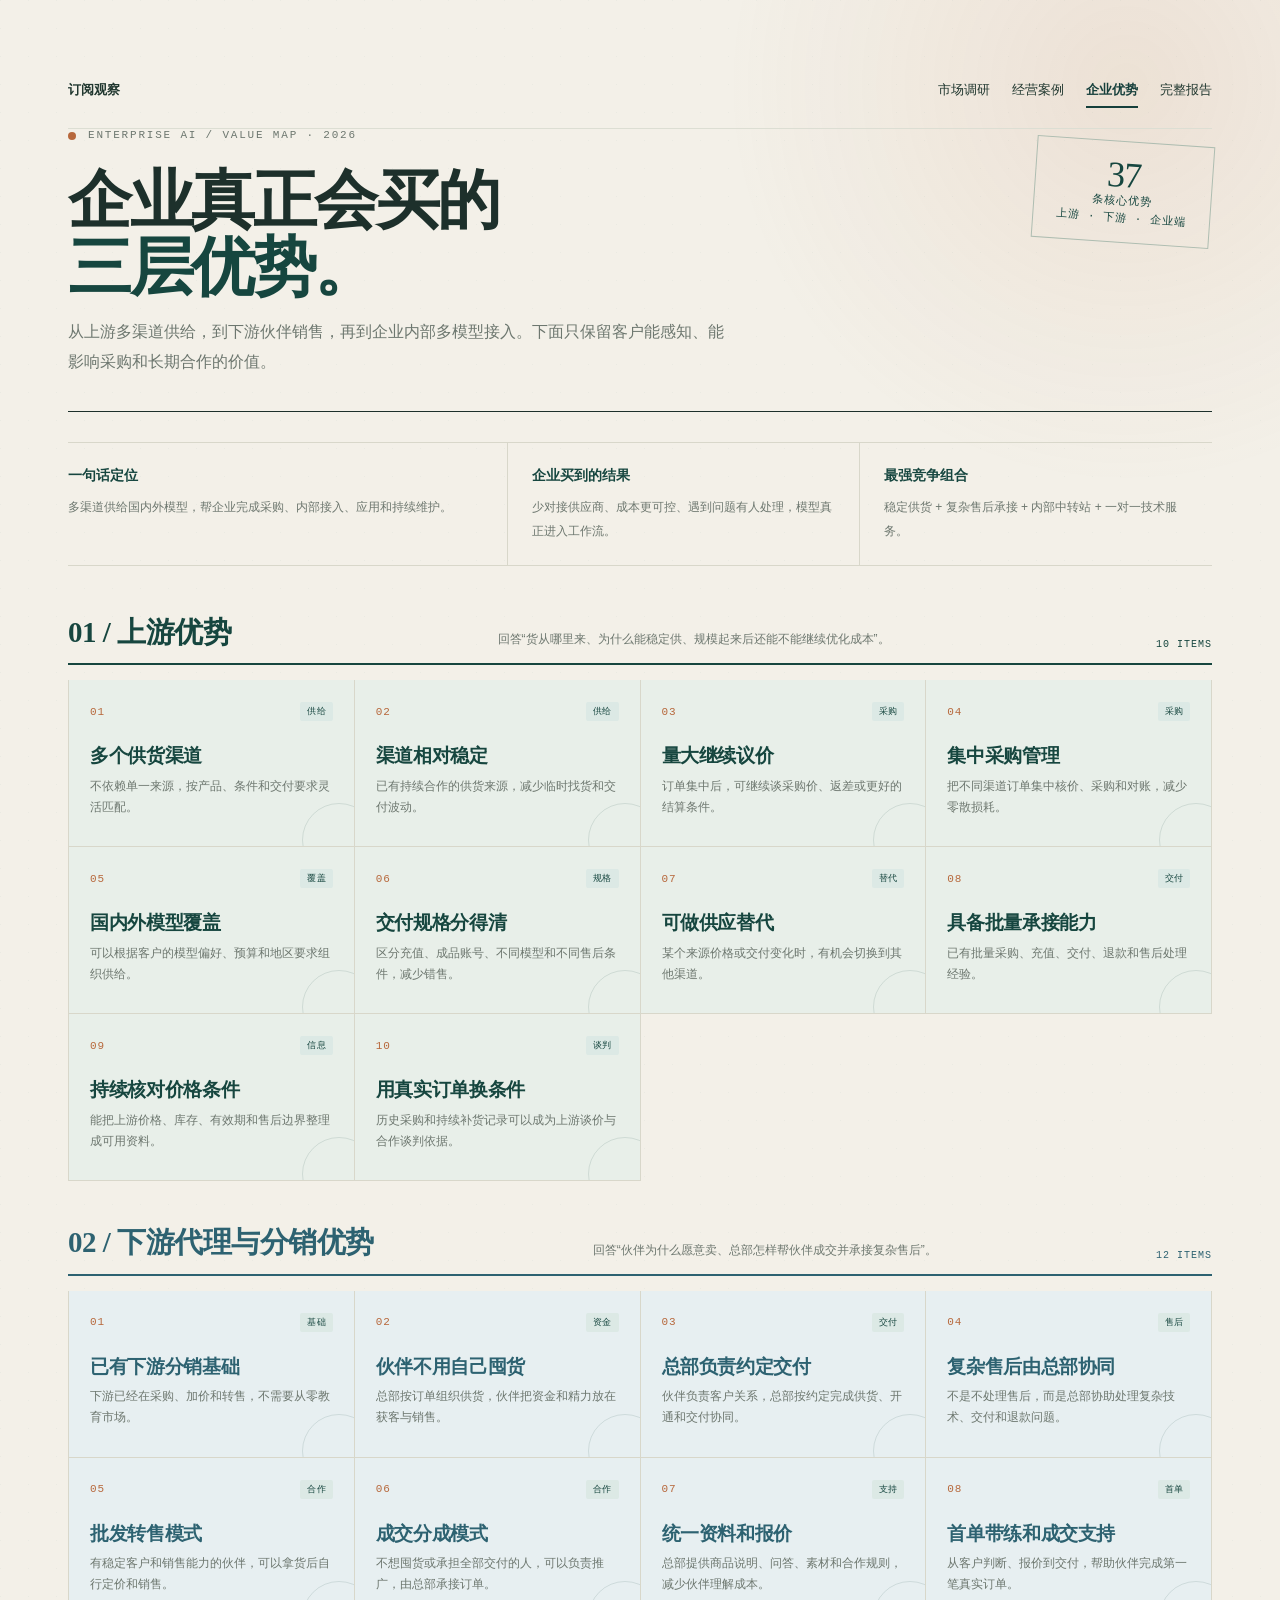
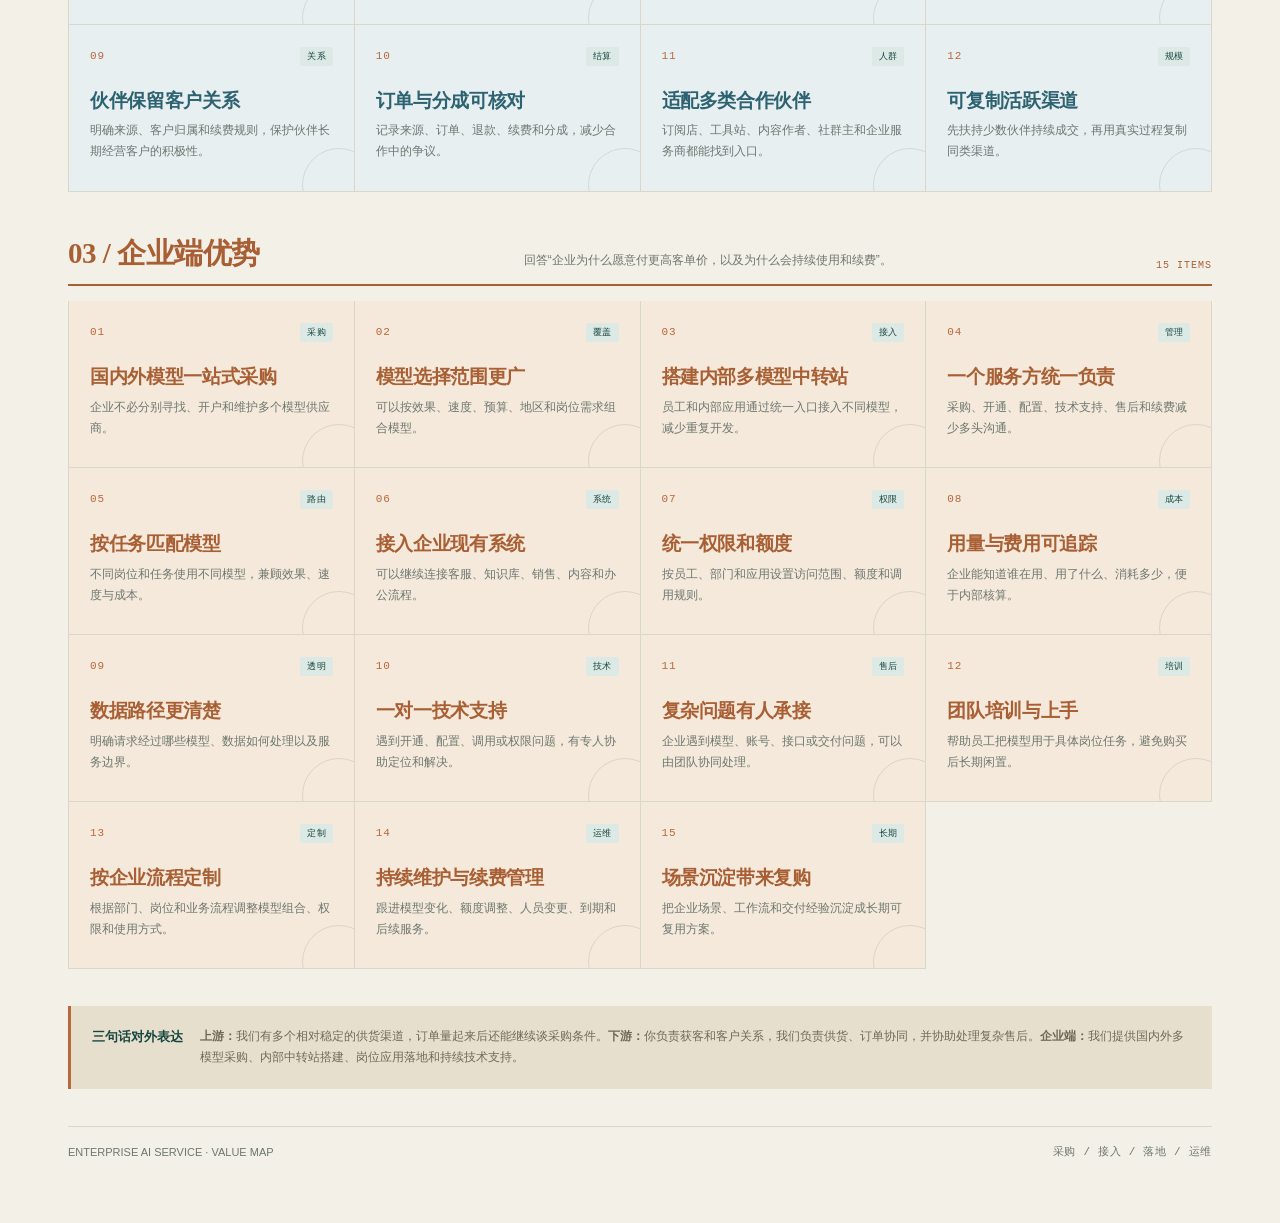
<file: enterprise-advantages.html>
<!doctype html>
<html lang="zh-CN">
<head>
  <meta charset="UTF-8">
  <meta name="viewport" content="width=device-width, initial-scale=1">
  <meta name="description" content="企业多模型接入与 AI 网关服务的 20 项核心优势。">
  <title>企业 AI 服务优势 · 20 条</title>
  <style>
    :root {
      --paper: #f3f0e8;
      --surface: #fcfbf7;
      --ink: #1d302b;
      --muted: #6d776f;
      --line: #d8d7ca;
      --forest: #16463f;
      --rust: #b7683c;
      --sand: #e7dfce;
      --blue: #dce9e5;
      --serif: "Songti SC", "Noto Serif CJK SC", Georgia, serif;
      --sans: "PingFang SC", "Noto Sans CJK SC", "Helvetica Neue", sans-serif;
      --mono: "SFMono-Regular", Menlo, Consolas, monospace;
    }
    * { box-sizing: border-box; }
    html { background: var(--paper); }
    body {
      margin: 0;
      color: var(--ink);
      background:
        radial-gradient(circle at 88% 3%, rgba(183,104,60,.11), transparent 25rem),
        linear-gradient(120deg, rgba(22,70,63,.035) 1px, transparent 1px),
        var(--paper);
      background-size: auto, 28px 28px, auto;
      font: 15px/1.65 var(--sans);
      -webkit-font-smoothing: antialiased;
    }
    .page { max-width: 1540px; margin: 0 auto; padding: 54px 68px 62px; }
    .masthead { display: flex; align-items: flex-start; justify-content: space-between; gap: 30px; padding-bottom: 34px; border-bottom: 1px solid var(--ink); }
    .kicker { display: flex; align-items: center; gap: 12px; color: var(--muted); font: 11px/1.2 var(--mono); letter-spacing: 1.8px; text-transform: uppercase; }
    .kicker::before { content: ""; width: 8px; height: 8px; background: var(--rust); border-radius: 50%; }
    h1 { max-width: 870px; margin: 25px 0 15px; font: 600 clamp(43px, 5vw, 76px)/1.05 var(--serif); letter-spacing: -2.5px; }
    h1 em { color: var(--forest); font-style: normal; }
    .lede { max-width: 670px; margin: 0; color: var(--muted); font-size: 16px; line-height: 1.9; }
    .stamp { min-width: 178px; margin-top: 12px; padding: 15px 17px; color: var(--forest); border: 1px solid #aebdb1; transform: rotate(4deg); font: 11px/1.55 var(--mono); letter-spacing: 1px; text-align: center; }
    .stamp strong { display: block; font: 36px/1 var(--serif); letter-spacing: -1px; }
    .thesis { display: grid; grid-template-columns: 1.25fr 1fr 1fr; gap: 0; margin: 30px 0 48px; border-top: 1px solid var(--line); border-bottom: 1px solid var(--line); }
    .thesis > div { padding: 21px 24px 22px; border-right: 1px solid var(--line); }
    .thesis > div:first-child { padding-left: 0; }
    .thesis > div:last-child { border-right: 0; }
    .thesis b { display: block; margin-bottom: 6px; color: var(--forest); font-size: 14px; }
    .thesis span { color: var(--muted); font-size: 12px; }
    .section-label { display: flex; align-items: baseline; justify-content: space-between; gap: 20px; margin-bottom: 16px; }
    .section-label h2 { margin: 0; font: 600 26px/1.3 var(--serif); letter-spacing: -.5px; }
    .section-label p { margin: 0; color: var(--muted); font: 10px var(--mono); letter-spacing: 1px; }
    .grid { display: grid; grid-template-columns: repeat(4, 1fr); border-top: 2px solid var(--forest); border-left: 1px solid var(--line); }
    .card { position: relative; min-height: 190px; padding: 22px 21px 20px; background: rgba(252,251,247,.82); border-right: 1px solid var(--line); border-bottom: 1px solid var(--line); overflow: hidden; }
    .card::after { content: ""; position: absolute; right: -22px; bottom: -31px; width: 72px; height: 72px; border: 1px solid rgba(22,70,63,.12); border-radius: 50%; }
    .num { display: flex; align-items: center; justify-content: space-between; color: var(--rust); font: 11px var(--mono); letter-spacing: 1px; }
    .tag { padding: 3px 7px; color: var(--forest); background: var(--blue); border-radius: 2px; font: 9px var(--sans); letter-spacing: .2px; }
    .card h3 { margin: 23px 0 8px; font: 600 19px/1.25 var(--serif); letter-spacing: -.35px; }
    .card p { max-width: 285px; margin: 0; color: var(--muted); font-size: 12px; line-height: 1.75; }
    .card.core { background: #e8efe9; }
    .card.core h3 { color: var(--forest); }
    .card.build { background: #f7efe3; }
    .card.build .tag { color: #85502f; background: #f0dcc1; }
    .advantage-group { margin-top: 43px; }
    .group-head { display: flex; align-items: flex-end; justify-content: space-between; gap: 22px; margin-bottom: 15px; padding: 0 0 13px; border-bottom: 2px solid var(--group-accent); }
    .group-head h2 { margin: 0; color: var(--group-accent); font: 600 29px/1.25 var(--serif); letter-spacing: -.5px; }
    .group-head p { max-width: 600px; margin: 0; color: var(--muted); font-size: 12px; text-align: right; }
    .advantage-group .grid { border-top: 0; }
    .advantage-group .card { min-height: 167px; background: var(--group-surface); }
    .advantage-group .card h3 { color: var(--group-accent); }
    .upstream { --group-accent: #16463f; --group-surface: #e8efe9; }
    .downstream { --group-accent: #2d6271; --group-surface: #e7eff1; }
    .enterprise { --group-accent: #a85f34; --group-surface: #f5e9db; }
    .group-count { color: var(--group-accent); font: 10px var(--mono); letter-spacing: 1px; white-space: nowrap; }
    .note { display: grid; grid-template-columns: auto 1fr; gap: 17px; align-items: start; margin-top: 37px; padding: 20px 21px; background: var(--sand); border-left: 3px solid var(--rust); }
    .note b { color: var(--forest); font-size: 13px; white-space: nowrap; }
    .note p { margin: 0; color: #716858; font-size: 12px; line-height: 1.8; }
    footer { display: flex; justify-content: space-between; gap: 24px; margin-top: 37px; padding-top: 16px; border-top: 1px solid var(--line); color: var(--muted); font-size: 11px; }
    footer span:last-child { font-family: var(--mono); letter-spacing: .7px; }
    @media (max-width: 1000px) { .page { padding: 38px 30px; } .grid { grid-template-columns: repeat(2, 1fr); } .masthead { display: block; } .stamp { width: 180px; } .group-head { display: block; } .group-head p { margin-top: 8px; text-align: left; } }
    @media (max-width: 620px) { .page { padding: 28px 18px 36px; } h1 { font-size: 43px; } .thesis { grid-template-columns: 1fr; } .thesis > div, .thesis > div:first-child { padding: 16px 0; border-right: 0; border-bottom: 1px solid var(--line); } .thesis > div:last-child { border-bottom: 0; } .grid { grid-template-columns: 1fr; } .card { min-height: 166px; } footer { display: block; } footer span { display: block; margin-top: 8px; } }
    @media print { body { background: var(--paper); } .page { max-width: none; padding: 22px; } .card { break-inside: avoid; } }
  </style>
  <link rel="stylesheet" href="site-nav.css">
</head>
<body>
  <main class="page">
    <nav class="site-nav" aria-label="研究站栏目"><a class="site-nav-brand" href="index.html">订阅观察</a><a href="index.html">市场调研</a><a href="casebook/">经营案例</a><a href="enterprise-advantages.html" aria-current="page">企业优势</a><a href="report.html">完整报告</a></nav>
    <header class="masthead">
      <div>
        <div class="kicker">Enterprise AI / value map · 2026</div>
        <h1>企业真正会买的<br><em>三层优势。</em></h1>
        <p class="lede">从上游多渠道供给，到下游伙伴销售，再到企业内部多模型接入。下面只保留客户能感知、能影响采购和长期合作的价值。</p>
      </div>
      <div class="stamp"><strong>37</strong>条核心优势<br>上游 · 下游 · 企业端</div>
    </header>

    <section class="thesis" aria-label="核心判断">
      <div><b>一句话定位</b><span>多渠道供给国内外模型，帮企业完成采购、内部接入、应用和持续维护。</span></div>
      <div><b>企业买到的结果</b><span>少对接供应商、成本更可控、遇到问题有人处理，模型真正进入工作流。</span></div>
      <div><b>最强竞争组合</b><span>稳定供货 + 复杂售后承接 + 内部中转站 + 一对一技术服务。</span></div>
    </section>

    <section class="advantage-group upstream" aria-labelledby="upstream-title">
      <div class="group-head"><div><h2 id="upstream-title">01 / 上游优势</h2></div><p>回答“货从哪里来、为什么能稳定供、规模起来后还能不能继续优化成本”。</p><span class="group-count">10 ITEMS</span></div>
      <div class="grid">
        <article class="card"><div class="num">01 <span class="tag">供给</span></div><h3>多个供货渠道</h3><p>不依赖单一来源，按产品、条件和交付要求灵活匹配。</p></article>
        <article class="card"><div class="num">02 <span class="tag">供给</span></div><h3>渠道相对稳定</h3><p>已有持续合作的供货来源，减少临时找货和交付波动。</p></article>
        <article class="card"><div class="num">03 <span class="tag">采购</span></div><h3>量大继续议价</h3><p>订单集中后，可继续谈采购价、返差或更好的结算条件。</p></article>
        <article class="card"><div class="num">04 <span class="tag">采购</span></div><h3>集中采购管理</h3><p>把不同渠道订单集中核价、采购和对账，减少零散损耗。</p></article>
        <article class="card"><div class="num">05 <span class="tag">覆盖</span></div><h3>国内外模型覆盖</h3><p>可以根据客户的模型偏好、预算和地区要求组织供给。</p></article>
        <article class="card"><div class="num">06 <span class="tag">规格</span></div><h3>交付规格分得清</h3><p>区分充值、成品账号、不同模型和不同售后条件，减少错售。</p></article>
        <article class="card"><div class="num">07 <span class="tag">替代</span></div><h3>可做供应替代</h3><p>某个来源价格或交付变化时，有机会切换到其他渠道。</p></article>
        <article class="card"><div class="num">08 <span class="tag">交付</span></div><h3>具备批量承接能力</h3><p>已有批量采购、充值、交付、退款和售后处理经验。</p></article>
        <article class="card"><div class="num">09 <span class="tag">信息</span></div><h3>持续核对价格条件</h3><p>能把上游价格、库存、有效期和售后边界整理成可用资料。</p></article>
        <article class="card"><div class="num">10 <span class="tag">谈判</span></div><h3>用真实订单换条件</h3><p>历史采购和持续补货记录可以成为上游谈价与合作谈判依据。</p></article>
      </div>
    </section>

    <section class="advantage-group downstream" aria-labelledby="downstream-title">
      <div class="group-head"><div><h2 id="downstream-title">02 / 下游代理与分销优势</h2></div><p>回答“伙伴为什么愿意卖、总部怎样帮伙伴成交并承接复杂售后”。</p><span class="group-count">12 ITEMS</span></div>
      <div class="grid">
        <article class="card"><div class="num">01 <span class="tag">基础</span></div><h3>已有下游分销基础</h3><p>下游已经在采购、加价和转售，不需要从零教育市场。</p></article>
        <article class="card"><div class="num">02 <span class="tag">资金</span></div><h3>伙伴不用自己囤货</h3><p>总部按订单组织供货，伙伴把资金和精力放在获客与销售。</p></article>
        <article class="card"><div class="num">03 <span class="tag">交付</span></div><h3>总部负责约定交付</h3><p>伙伴负责客户关系，总部按约定完成供货、开通和交付协同。</p></article>
        <article class="card"><div class="num">04 <span class="tag">售后</span></div><h3>复杂售后由总部协同</h3><p>不是不处理售后，而是总部协助处理复杂技术、交付和退款问题。</p></article>
        <article class="card"><div class="num">05 <span class="tag">合作</span></div><h3>批发转售模式</h3><p>有稳定客户和销售能力的伙伴，可以拿货后自行定价和销售。</p></article>
        <article class="card"><div class="num">06 <span class="tag">合作</span></div><h3>成交分成模式</h3><p>不想囤货或承担全部交付的人，可以负责推广，由总部承接订单。</p></article>
        <article class="card"><div class="num">07 <span class="tag">支持</span></div><h3>统一资料和报价</h3><p>总部提供商品说明、问答、素材和合作规则，减少伙伴理解成本。</p></article>
        <article class="card"><div class="num">08 <span class="tag">首单</span></div><h3>首单带练和成交支持</h3><p>从客户判断、报价到交付，帮助伙伴完成第一笔真实订单。</p></article>
        <article class="card"><div class="num">09 <span class="tag">关系</span></div><h3>伙伴保留客户关系</h3><p>明确来源、客户归属和续费规则，保护伙伴长期经营客户的积极性。</p></article>
        <article class="card"><div class="num">10 <span class="tag">结算</span></div><h3>订单与分成可核对</h3><p>记录来源、订单、退款、续费和分成，减少合作中的争议。</p></article>
        <article class="card"><div class="num">11 <span class="tag">人群</span></div><h3>适配多类合作伙伴</h3><p>订阅店、工具站、内容作者、社群主和企业服务商都能找到入口。</p></article>
        <article class="card"><div class="num">12 <span class="tag">规模</span></div><h3>可复制活跃渠道</h3><p>先扶持少数伙伴持续成交，再用真实过程复制同类渠道。</p></article>
      </div>
    </section>

    <section class="advantage-group enterprise" aria-labelledby="enterprise-title">
      <div class="group-head"><div><h2 id="enterprise-title">03 / 企业端优势</h2></div><p>回答“企业为什么愿意付更高客单价，以及为什么会持续使用和续费”。</p><span class="group-count">15 ITEMS</span></div>
      <div class="grid">
        <article class="card"><div class="num">01 <span class="tag">采购</span></div><h3>国内外模型一站式采购</h3><p>企业不必分别寻找、开户和维护多个模型供应商。</p></article>
        <article class="card"><div class="num">02 <span class="tag">覆盖</span></div><h3>模型选择范围更广</h3><p>可以按效果、速度、预算、地区和岗位需求组合模型。</p></article>
        <article class="card"><div class="num">03 <span class="tag">接入</span></div><h3>搭建内部多模型中转站</h3><p>员工和内部应用通过统一入口接入不同模型，减少重复开发。</p></article>
        <article class="card"><div class="num">04 <span class="tag">管理</span></div><h3>一个服务方统一负责</h3><p>采购、开通、配置、技术支持、售后和续费减少多头沟通。</p></article>
        <article class="card"><div class="num">05 <span class="tag">路由</span></div><h3>按任务匹配模型</h3><p>不同岗位和任务使用不同模型，兼顾效果、速度与成本。</p></article>
        <article class="card"><div class="num">06 <span class="tag">系统</span></div><h3>接入企业现有系统</h3><p>可以继续连接客服、知识库、销售、内容和办公流程。</p></article>
        <article class="card"><div class="num">07 <span class="tag">权限</span></div><h3>统一权限和额度</h3><p>按员工、部门和应用设置访问范围、额度和调用规则。</p></article>
        <article class="card"><div class="num">08 <span class="tag">成本</span></div><h3>用量与费用可追踪</h3><p>企业能知道谁在用、用了什么、消耗多少，便于内部核算。</p></article>
        <article class="card"><div class="num">09 <span class="tag">透明</span></div><h3>数据路径更清楚</h3><p>明确请求经过哪些模型、数据如何处理以及服务边界。</p></article>
        <article class="card"><div class="num">10 <span class="tag">技术</span></div><h3>一对一技术支持</h3><p>遇到开通、配置、调用或权限问题，有专人协助定位和解决。</p></article>
        <article class="card"><div class="num">11 <span class="tag">售后</span></div><h3>复杂问题有人承接</h3><p>企业遇到模型、账号、接口或交付问题，可以由团队协同处理。</p></article>
        <article class="card"><div class="num">12 <span class="tag">培训</span></div><h3>团队培训与上手</h3><p>帮助员工把模型用于具体岗位任务，避免购买后长期闲置。</p></article>
        <article class="card"><div class="num">13 <span class="tag">定制</span></div><h3>按企业流程定制</h3><p>根据部门、岗位和业务流程调整模型组合、权限和使用方式。</p></article>
        <article class="card"><div class="num">14 <span class="tag">运维</span></div><h3>持续维护与续费管理</h3><p>跟进模型变化、额度调整、人员变更、到期和后续服务。</p></article>
        <article class="card"><div class="num">15 <span class="tag">长期</span></div><h3>场景沉淀带来复购</h3><p>把企业场景、工作流和交付经验沉淀成长期可复用方案。</p></article>
      </div>
    </section>

    <aside class="note"><b>三句话对外表达</b><p><strong>上游：</strong>我们有多个相对稳定的供货渠道，订单量起来后还能继续谈采购条件。<strong>下游：</strong>你负责获客和客户关系，我们负责供货、订单协同，并协助处理复杂售后。<strong>企业端：</strong>我们提供国内外多模型采购、内部中转站搭建、岗位应用落地和持续技术支持。</p></aside>
    <footer><span>ENTERPRISE AI SERVICE · VALUE MAP</span><span>采购 / 接入 / 落地 / 运维</span></footer>
  </main>
</body>
</html>
</file>
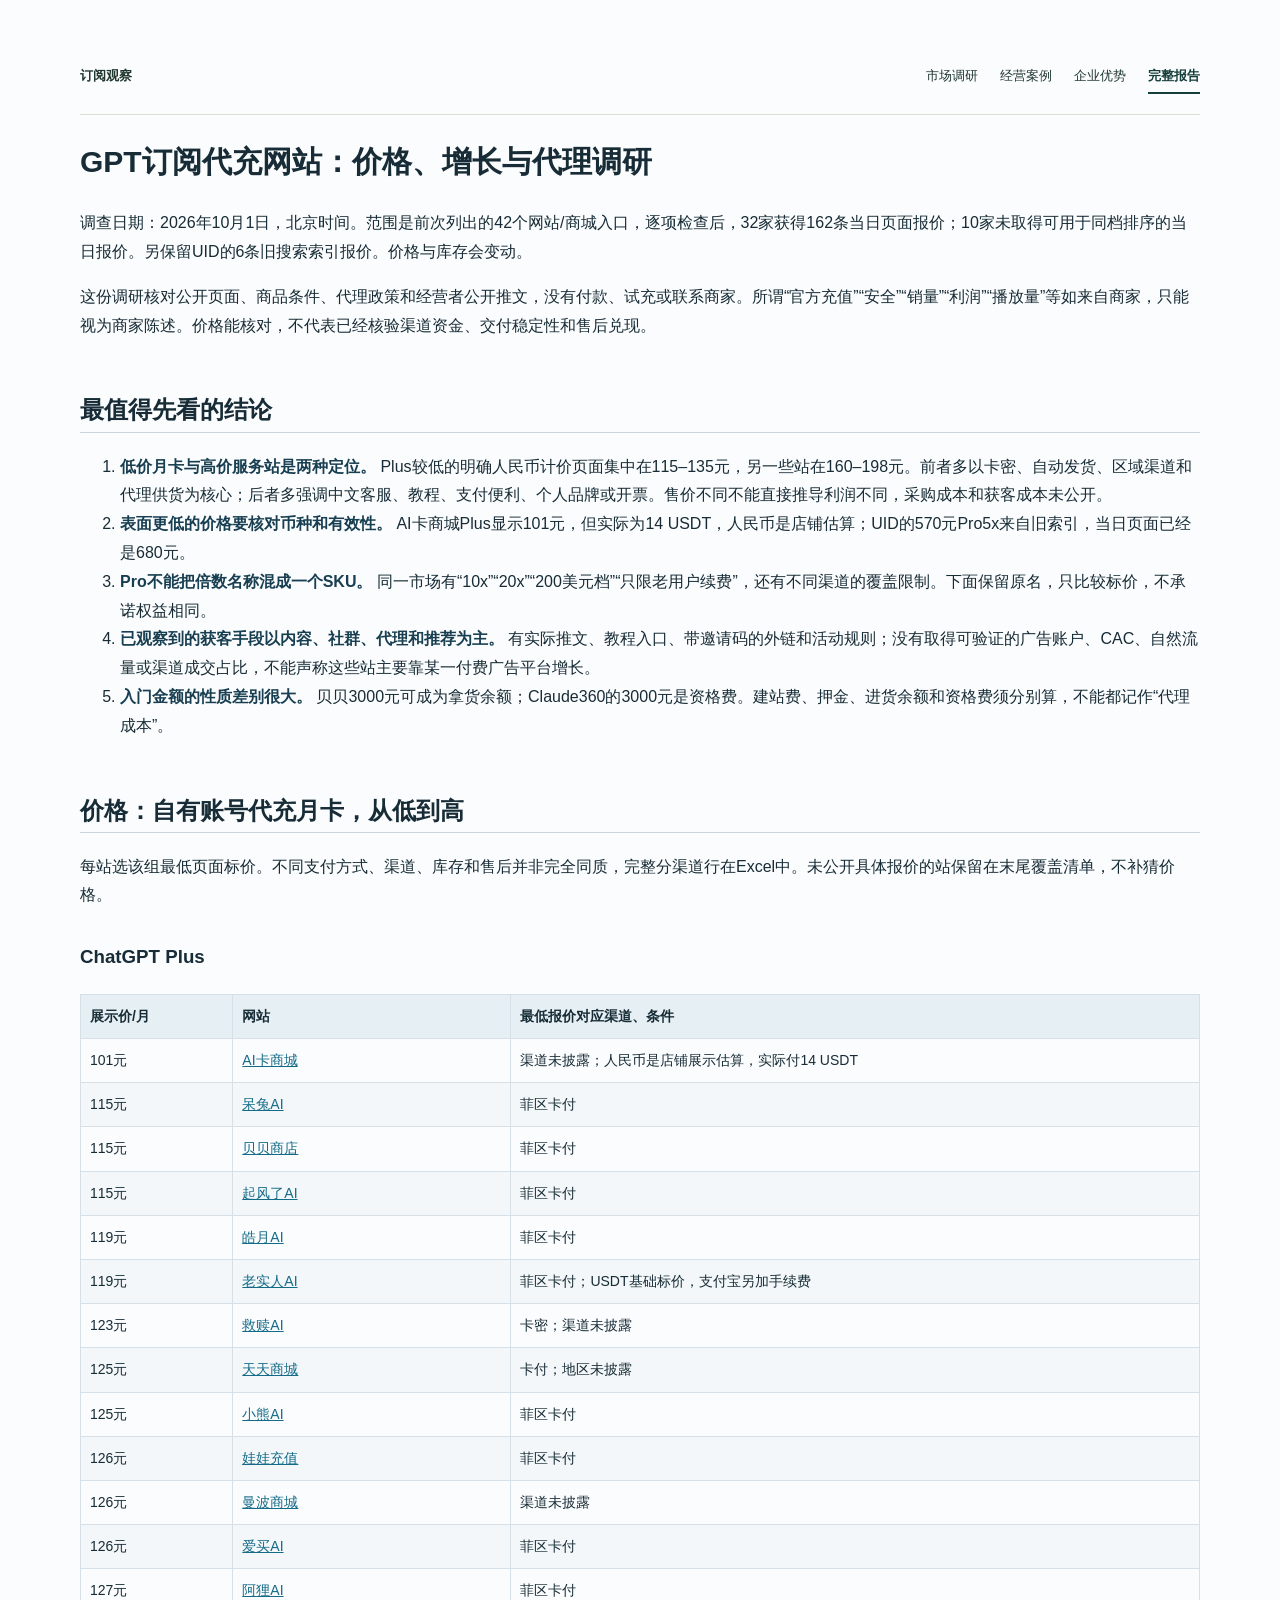
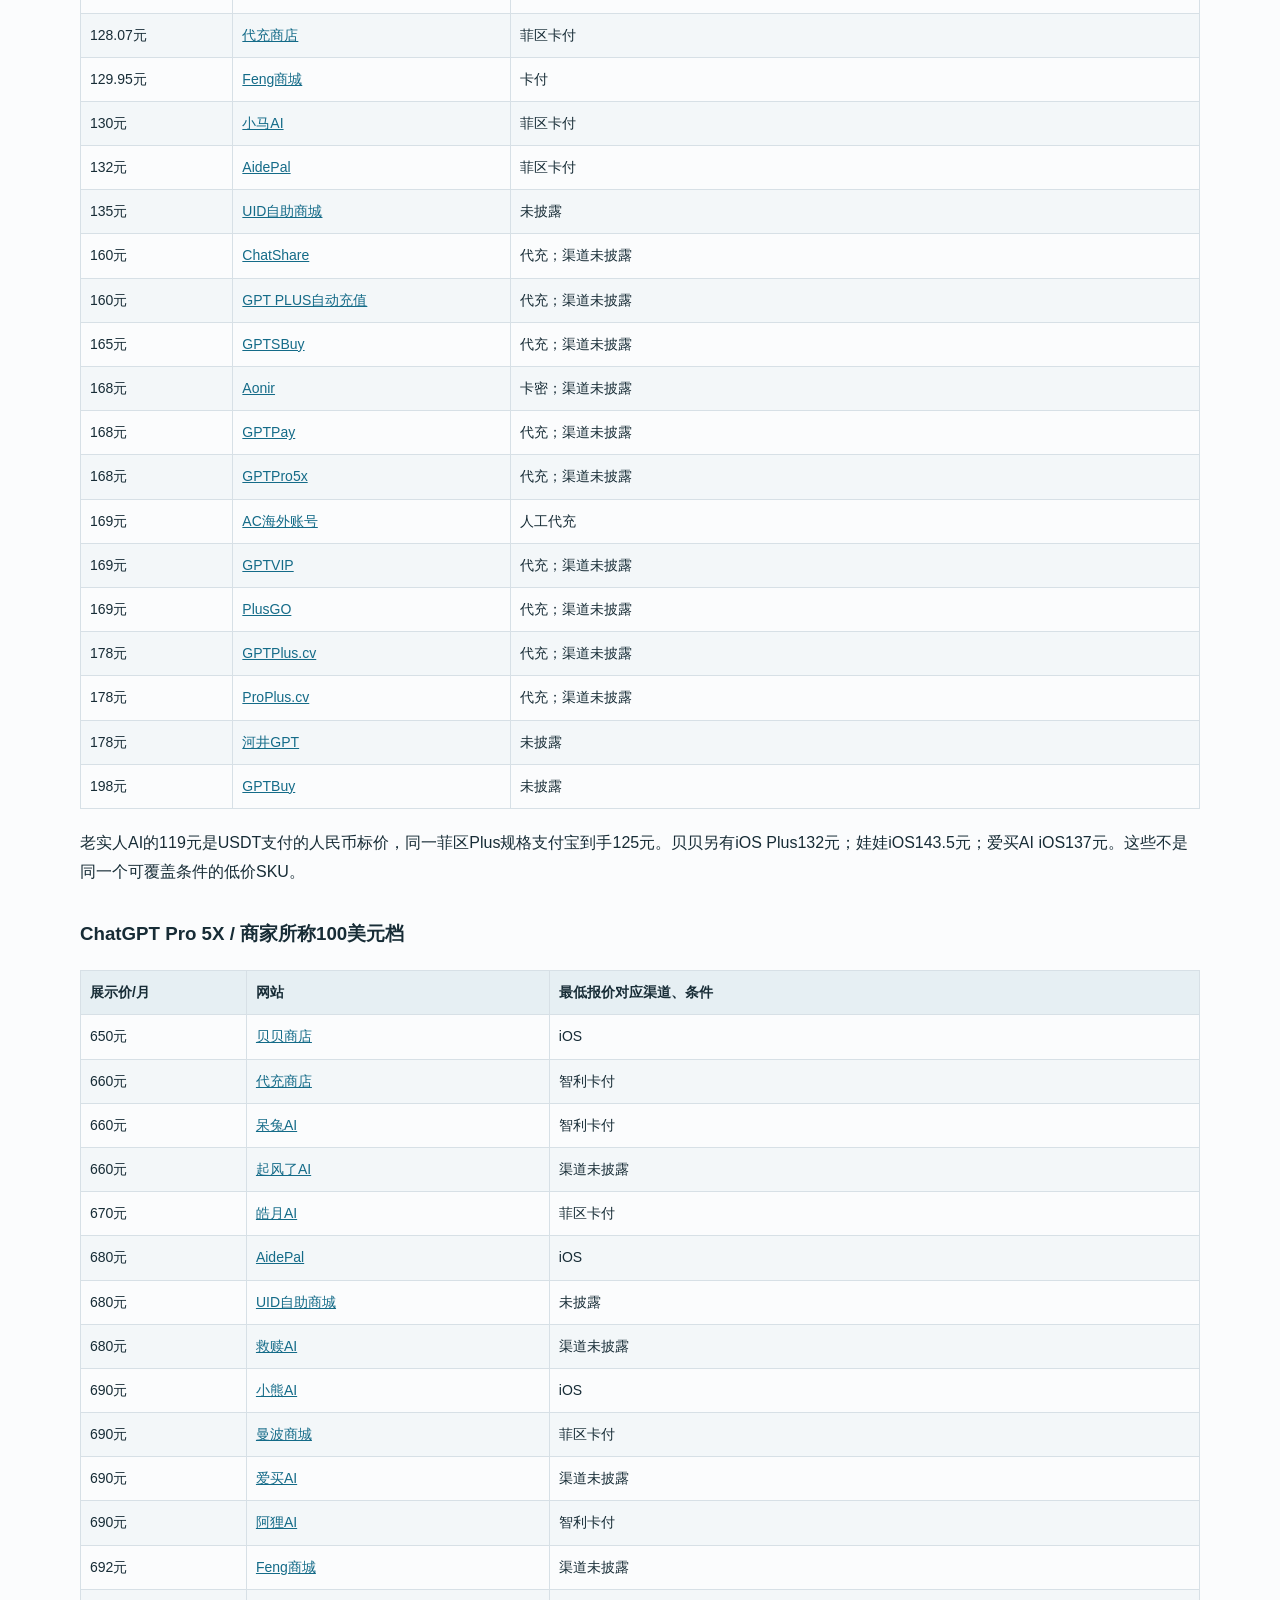
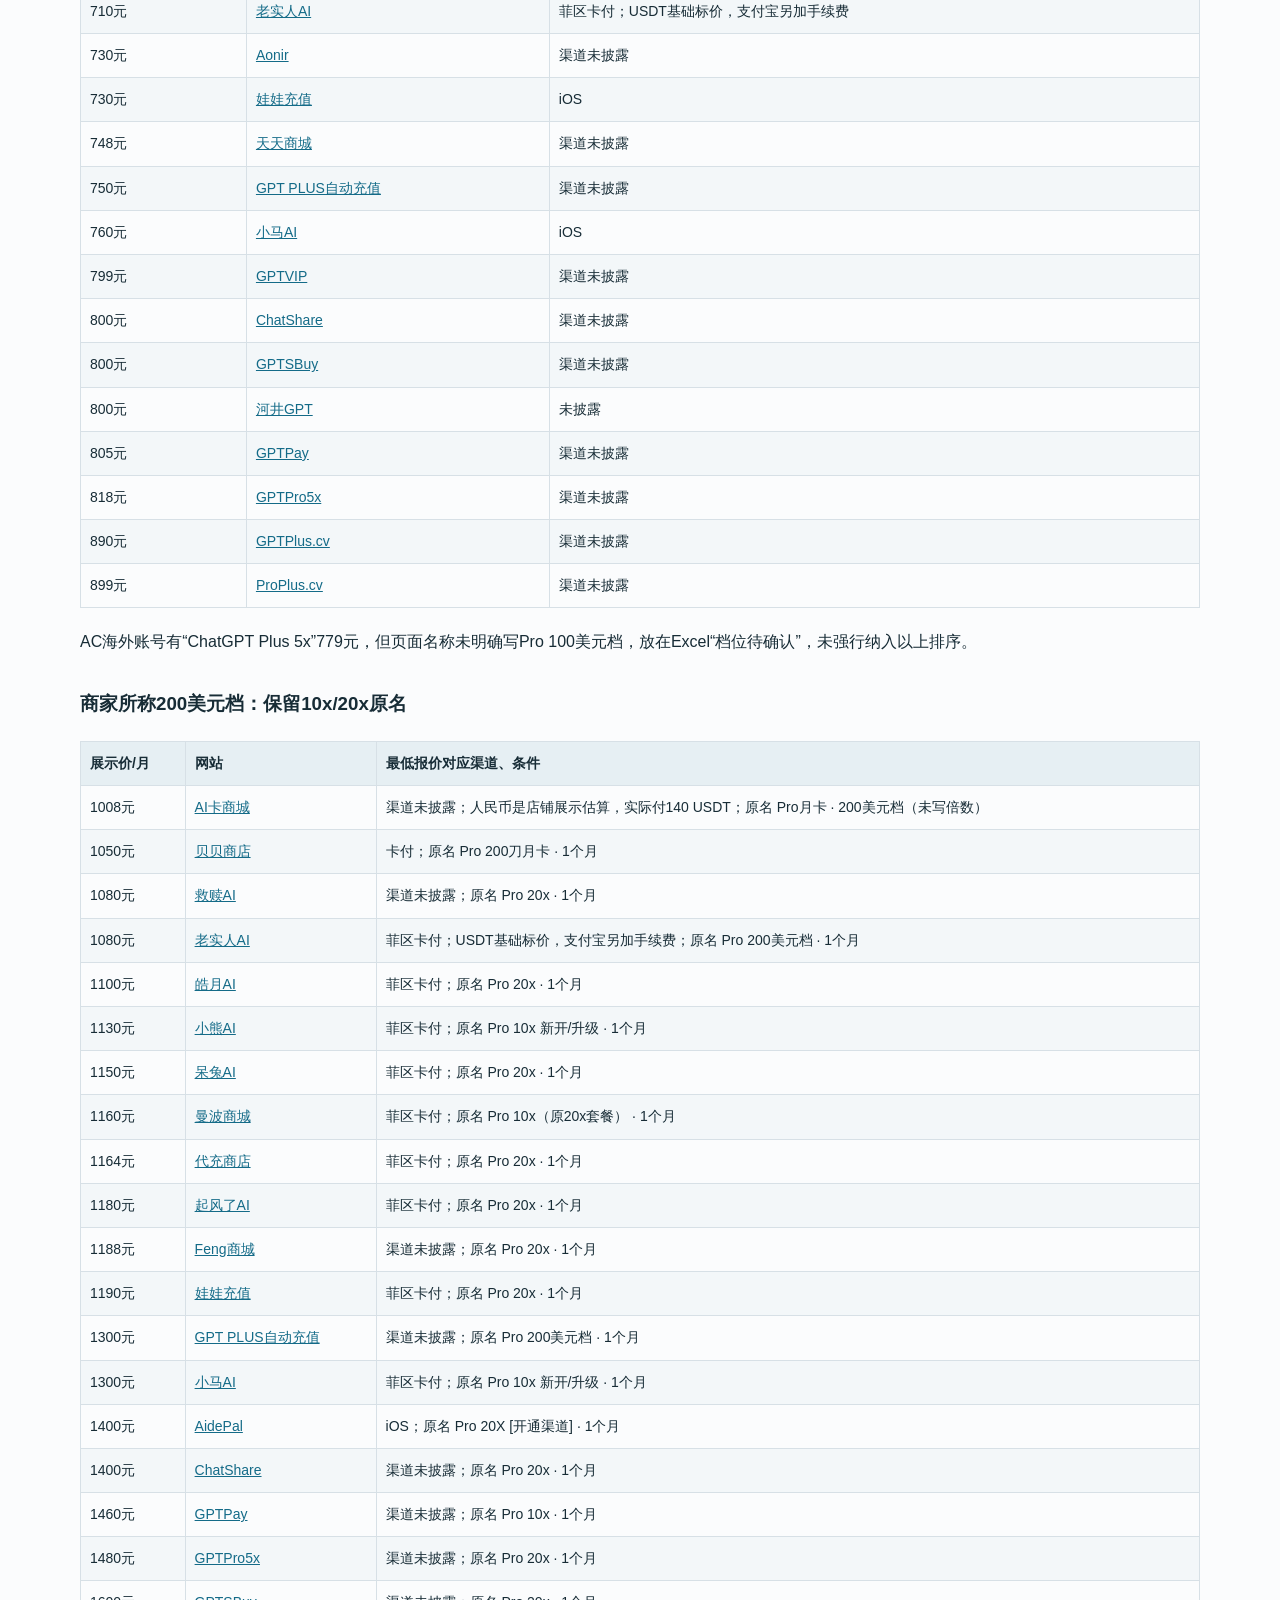
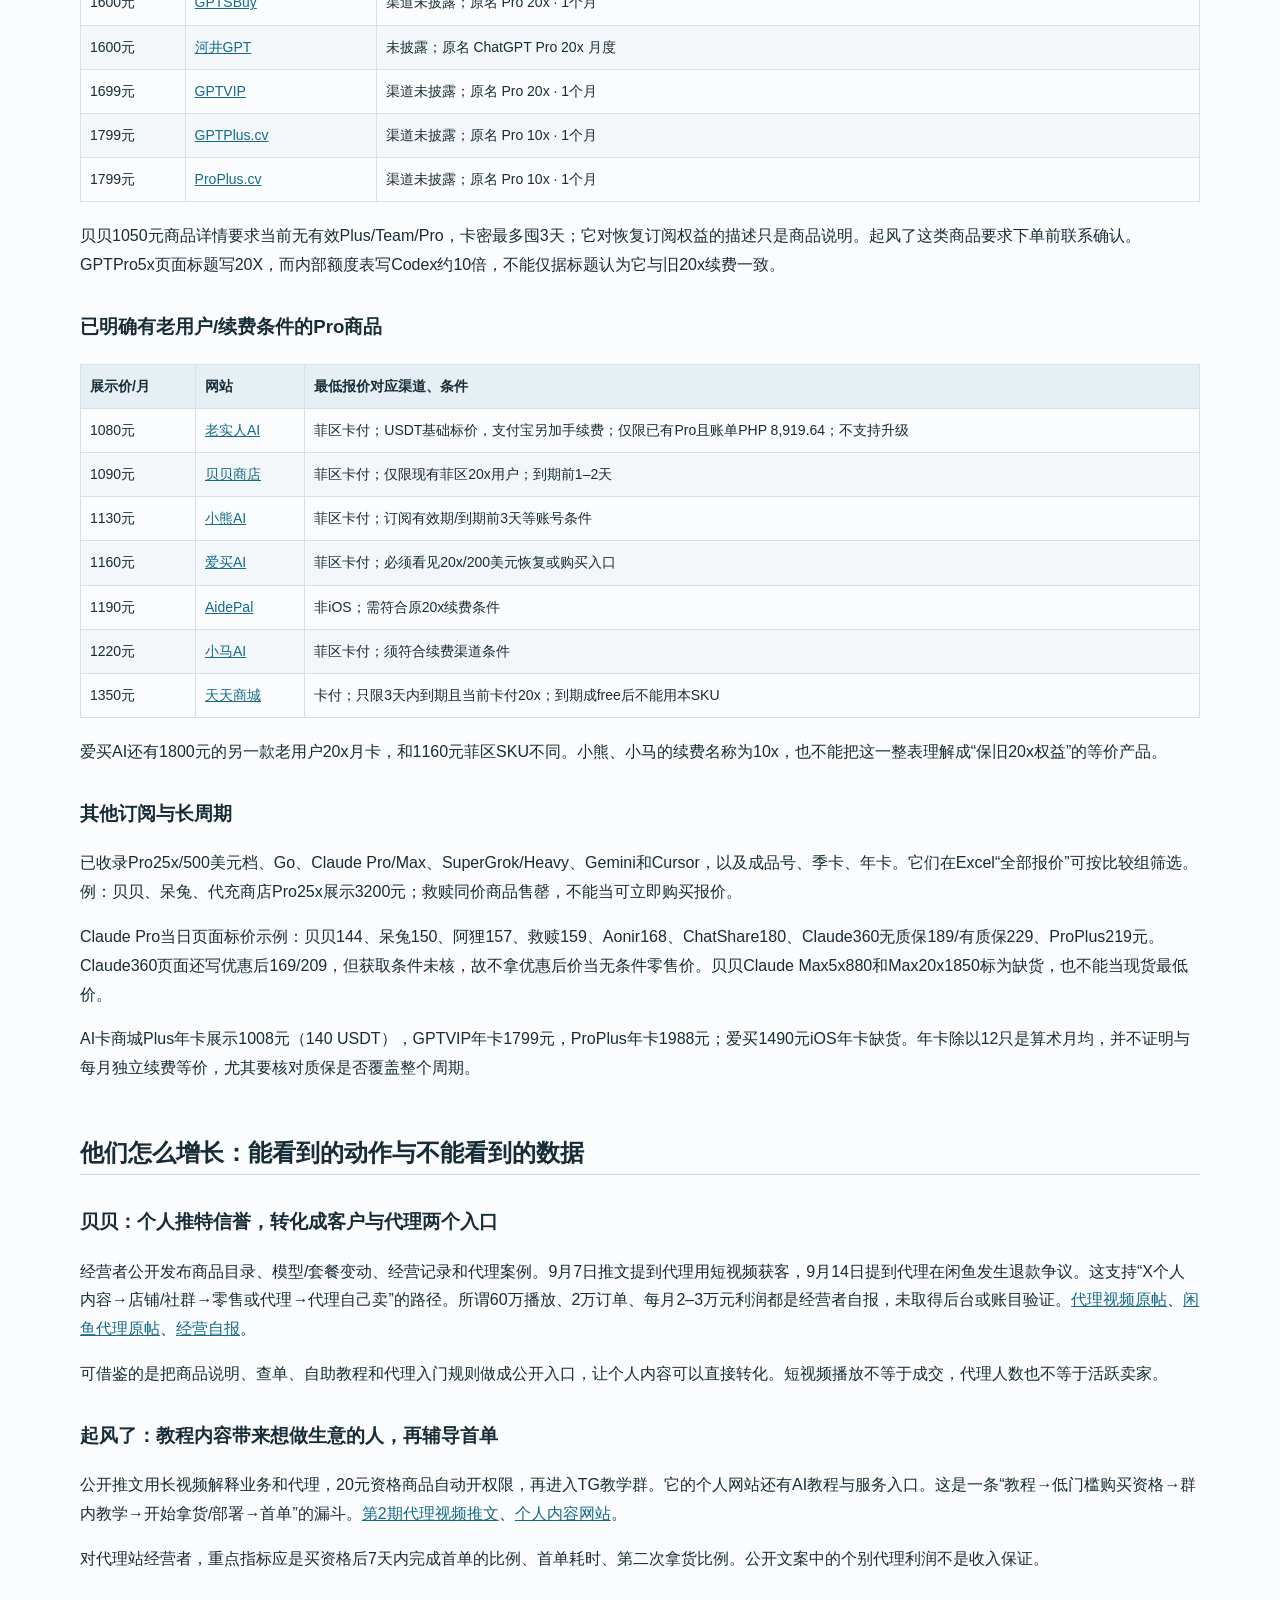
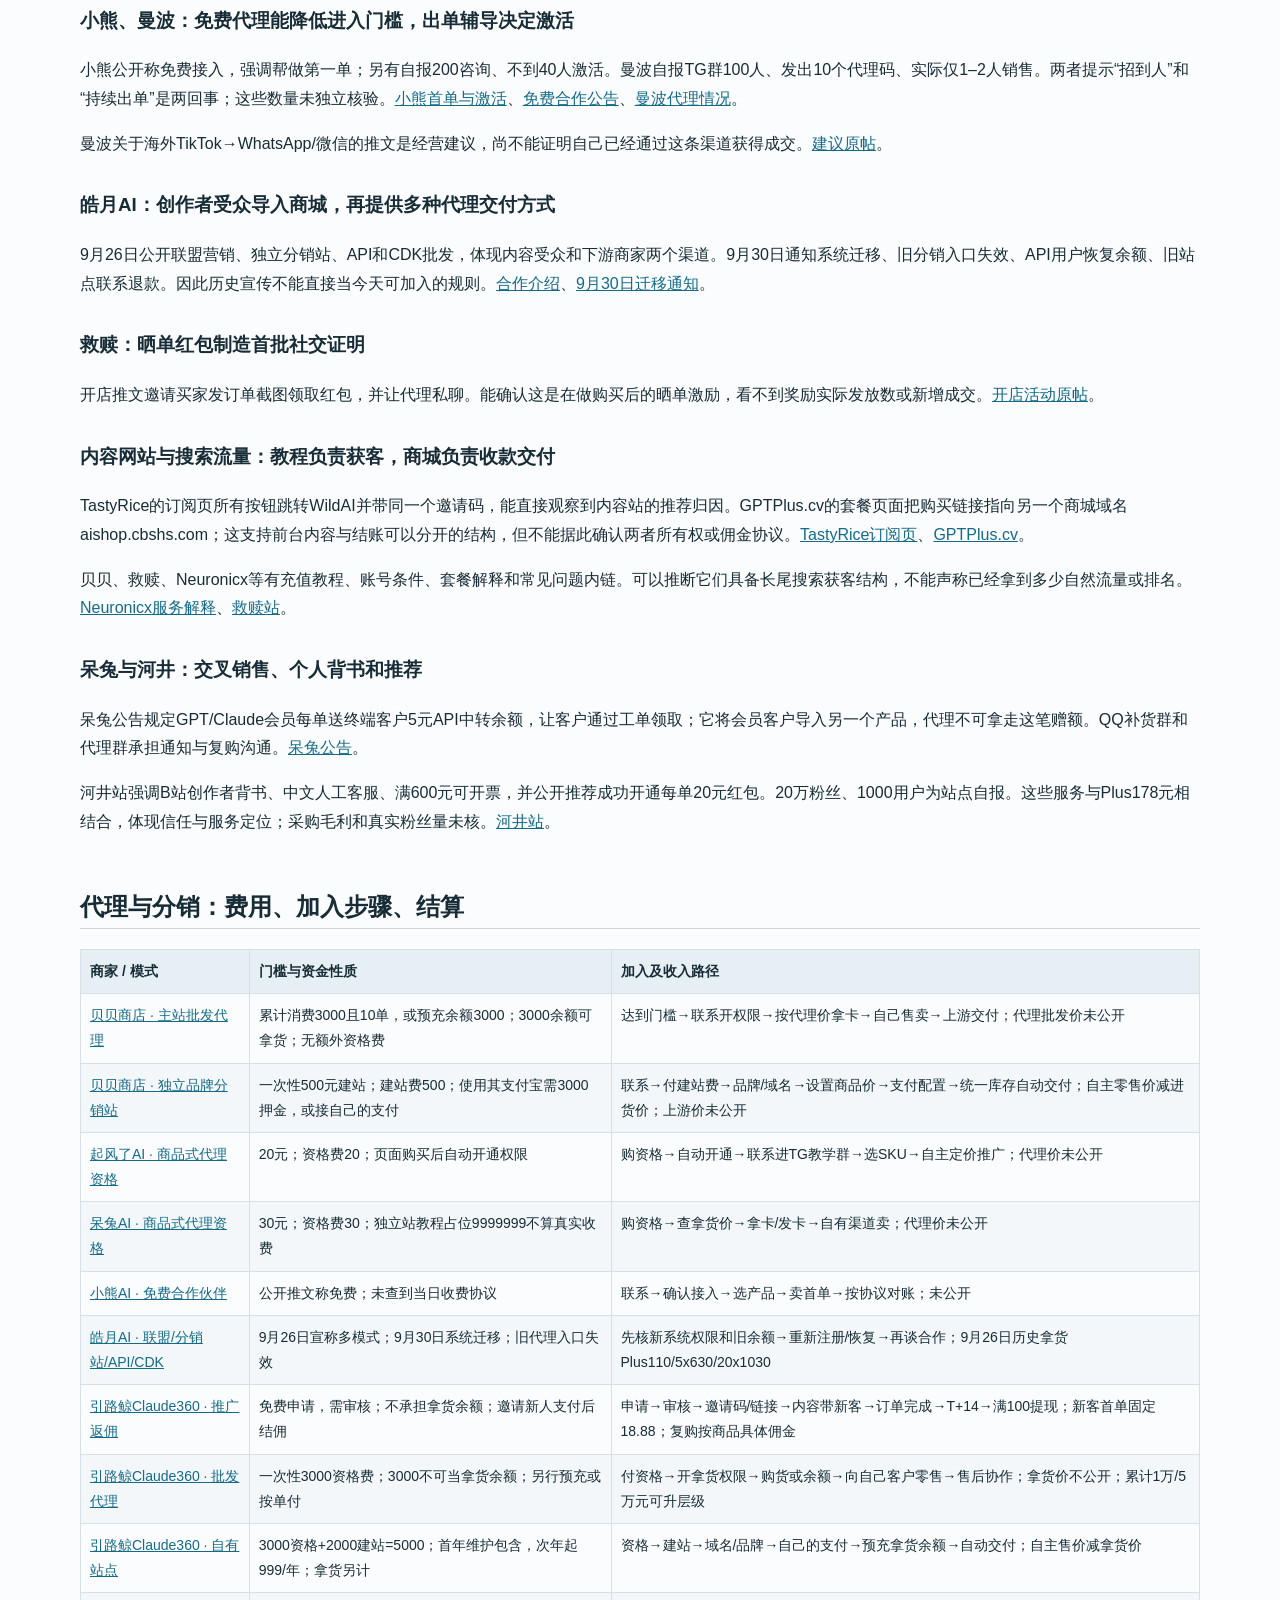
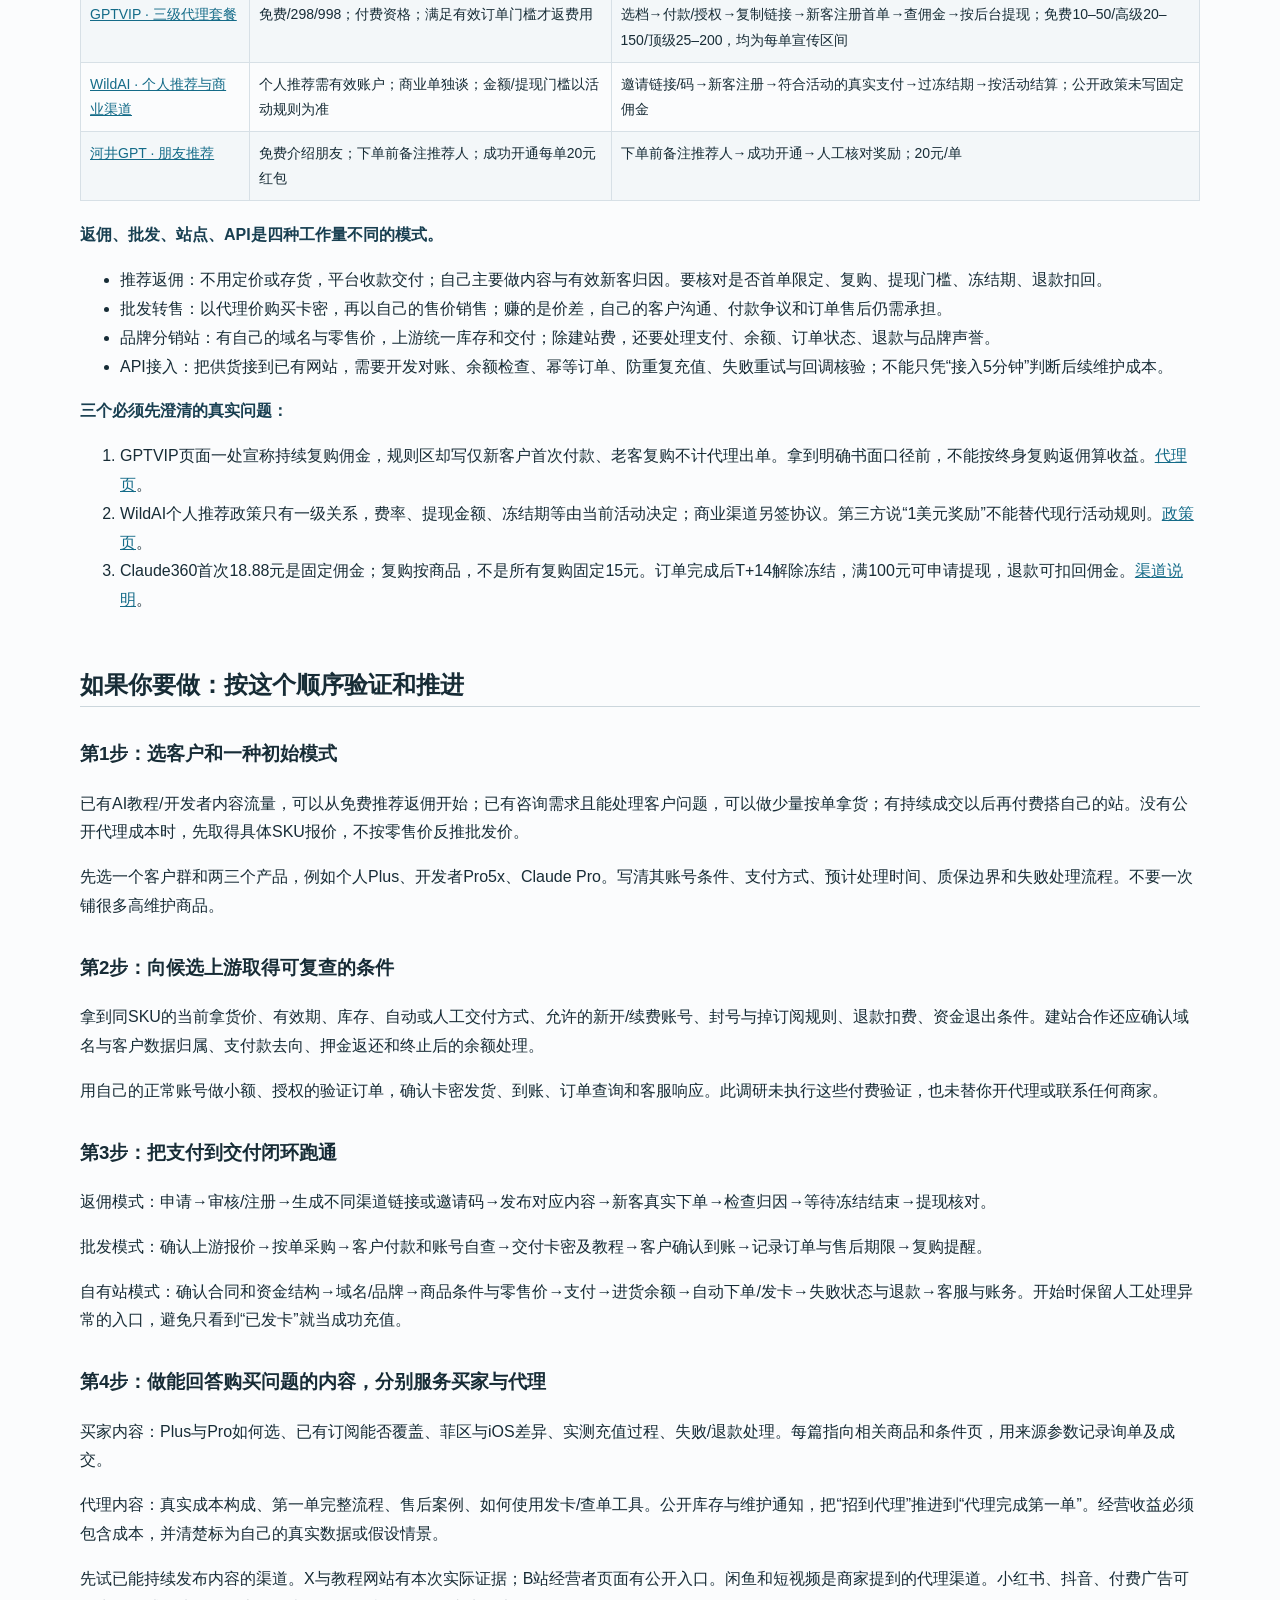
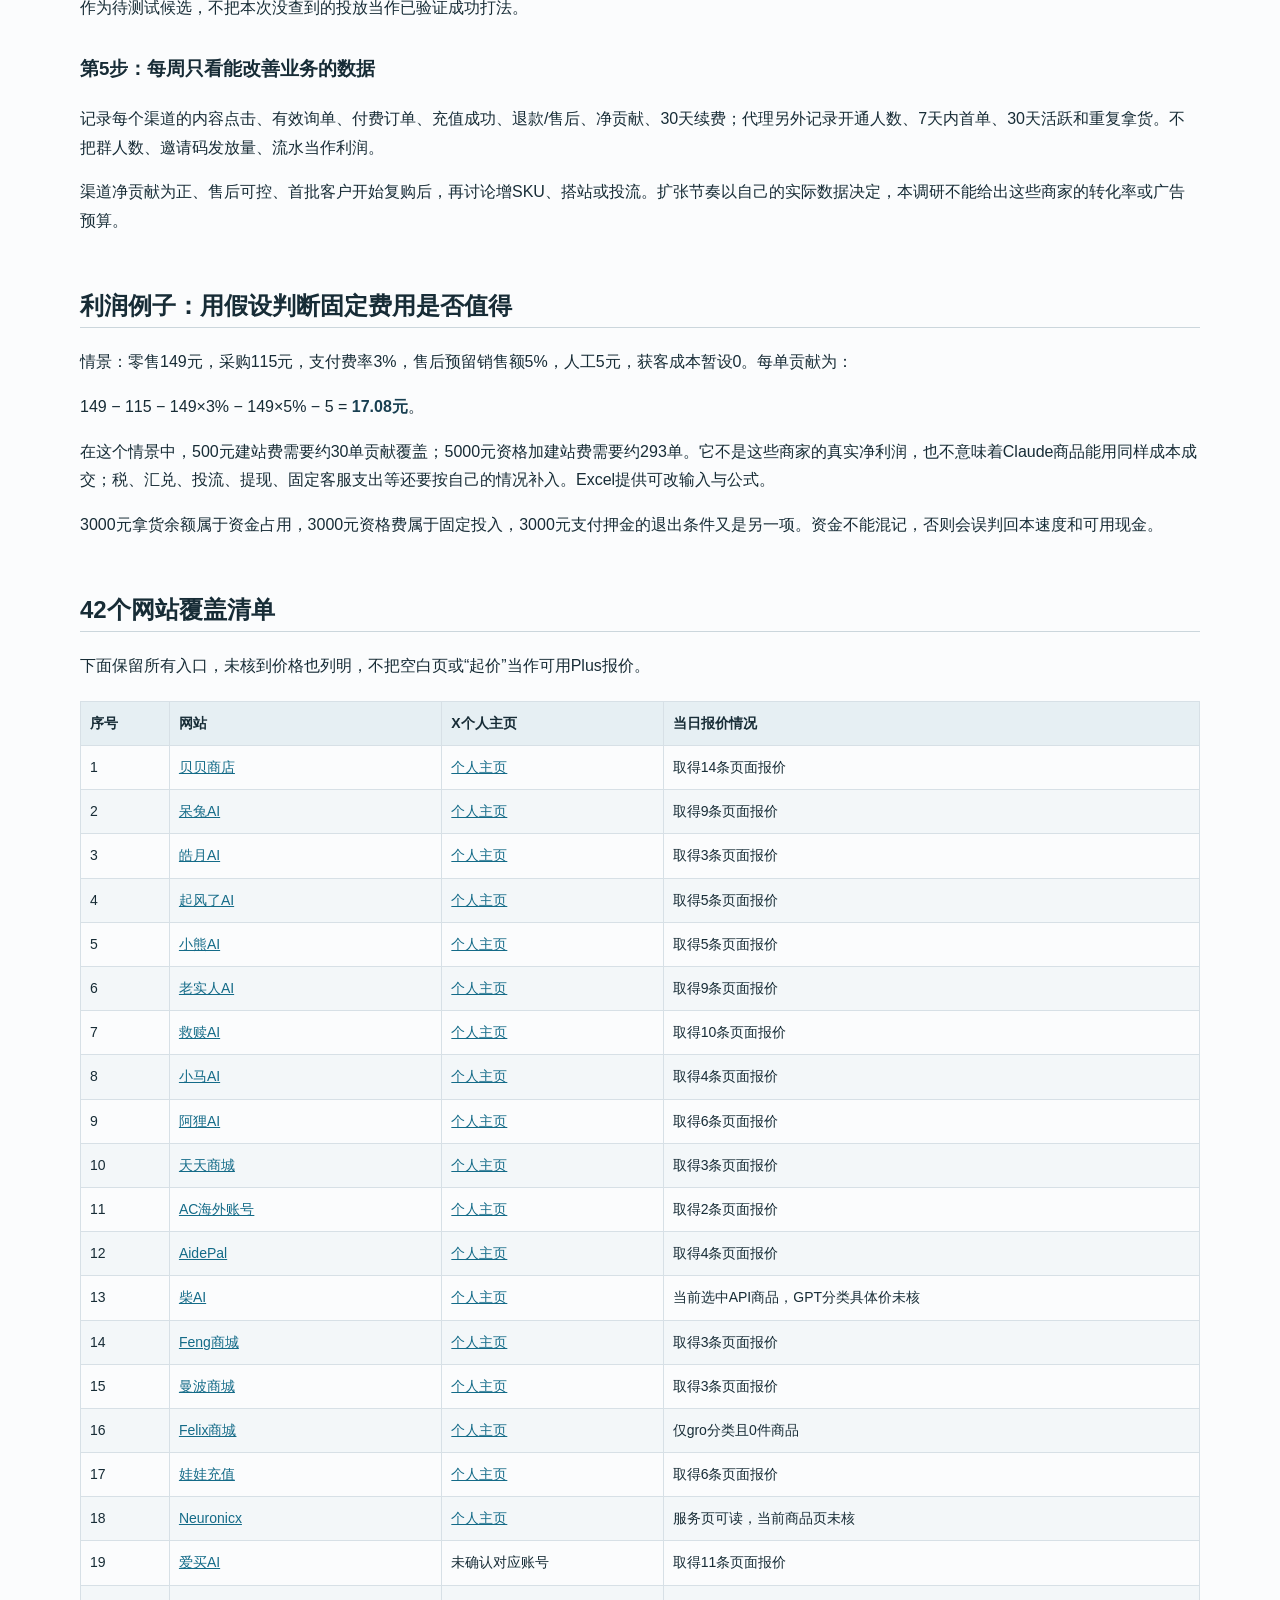
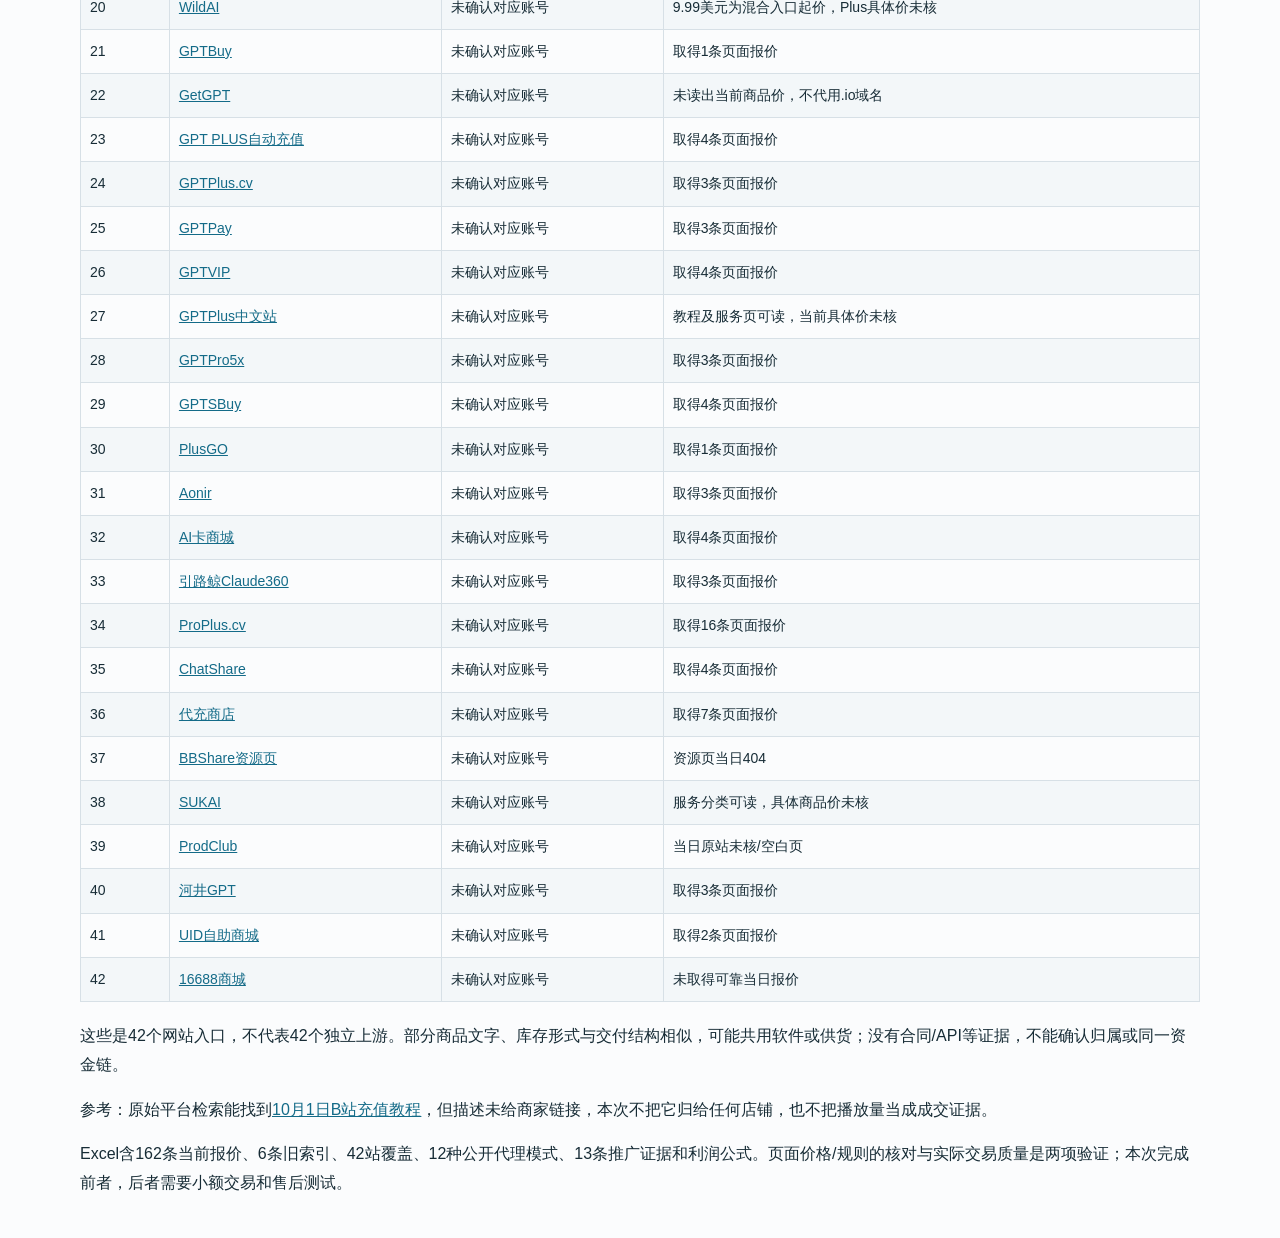
<file: report.html>
<!doctype html><html lang="zh-CN"><meta charset="UTF-8"><meta name="viewport" content="width=device-width,initial-scale=1"><title>GPT订阅代充深度调研</title><link rel="stylesheet" href="site-nav.css"><style>body{max-width:1120px;margin:40px auto;padding:0 24px;color:#172c36;background:#fbfcfd;font:16px/1.8 -apple-system,BlinkMacSystemFont,"PingFang SC",sans-serif}h1{font-size:30px}h2{margin-top:48px;border-bottom:1px solid #cbd6dc}h3{margin-top:30px}a{color:#146b88}table{width:100%;border-collapse:collapse;font-size:14px;margin:20px 0}th,td{text-align:left;vertical-align:top;border:1px solid #d7e0e6;padding:9px}th{background:#e6eff3}tr:nth-child(even){background:#f3f7f9}code{background:#eef2f4}strong{color:#183f51}@media(max-width:700px){body{padding:0 12px}table{display:block;overflow:auto}h1{font-size:25px}}</style><body><nav class="site-nav" aria-label="研究站栏目"><a class="site-nav-brand" href="index.html">订阅观察</a><a href="index.html">市场调研</a><a href="casebook/">经营案例</a><a href="enterprise-advantages.html">企业优势</a><a href="report.html" aria-current="page">完整报告</a></nav><h1>GPT订阅代充网站：价格、增长与代理调研</h1>
<p>调查日期：2026年10月1日，北京时间。范围是前次列出的42个网站/商城入口，逐项检查后，32家获得162条当日页面报价；10家未取得可用于同档排序的当日报价。另保留UID的6条旧搜索索引报价。价格与库存会变动。</p>
<p>这份调研核对公开页面、商品条件、代理政策和经营者公开推文，没有付款、试充或联系商家。所谓“官方充值”“安全”“销量”“利润”“播放量”等如来自商家，只能视为商家陈述。价格能核对，不代表已经核验渠道资金、交付稳定性和售后兑现。</p>
<h2>最值得先看的结论</h2>
<ol>
<li><strong>低价月卡与高价服务站是两种定位。</strong> Plus较低的明确人民币计价页面集中在115–135元，另一些站在160–198元。前者多以卡密、自动发货、区域渠道和代理供货为核心；后者多强调中文客服、教程、支付便利、个人品牌或开票。售价不同不能直接推导利润不同，采购成本和获客成本未公开。</li>
<li><strong>表面更低的价格要核对币种和有效性。</strong> AI卡商城Plus显示101元，但实际为14 USDT，人民币是店铺估算；UID的570元Pro5x来自旧索引，当日页面已经是680元。</li>
<li><strong>Pro不能把倍数名称混成一个SKU。</strong> 同一市场有“10x”“20x”“200美元档”“只限老用户续费”，还有不同渠道的覆盖限制。下面保留原名，只比较标价，不承诺权益相同。</li>
<li><strong>已观察到的获客手段以内容、社群、代理和推荐为主。</strong> 有实际推文、教程入口、带邀请码的外链和活动规则；没有取得可验证的广告账户、CAC、自然流量或渠道成交占比，不能声称这些站主要靠某一付费广告平台增长。</li>
<li><strong>入门金额的性质差别很大。</strong> 贝贝3000元可成为拿货余额；Claude360的3000元是资格费。建站费、押金、进货余额和资格费须分别算，不能都记作“代理成本”。</li>
</ol>
<h2>价格：自有账号代充月卡，从低到高</h2>
<p>每站选该组最低页面标价。不同支付方式、渠道、库存和售后并非完全同质，完整分渠道行在Excel中。未公开具体报价的站保留在末尾覆盖清单，不补猜价格。</p>
<h3>ChatGPT Plus</h3>
<table><thead><tr><th>展示价/月</th><th>网站</th><th>最低报价对应渠道、条件</th></tr></thead><tbody>
<tr><td>101元</td><td><a href="https://aikashop.com/products/chatgpt.html" target="_blank" rel="noopener">AI卡商城</a></td><td>渠道未披露；人民币是店铺展示估算，实际付14 USDT</td></tr>
<tr><td>115元</td><td><a href="https://daituai.cc/" target="_blank" rel="noopener">呆兔AI</a></td><td>菲区卡付</td></tr>
<tr><td>115元</td><td><a href="https://bei-bei.shop/products/chatgpt-plus-two" target="_blank" rel="noopener">贝贝商店</a></td><td>菲区卡付</td></tr>
<tr><td>115元</td><td><a href="https://shop.qifeng-ai.com/" target="_blank" rel="noopener">起风了AI</a></td><td>菲区卡付</td></tr>
<tr><td>119元</td><td><a href="https://shop.aisub.online/" target="_blank" rel="noopener">皓月AI</a></td><td>菲区卡付</td></tr>
<tr><td>119元</td><td><a href="https://laoshirenvip.com/products/2a794b89-3bb9-49d4-8691-0d13a1606869" target="_blank" rel="noopener">老实人AI</a></td><td>菲区卡付；USDT基础标价，支付宝另加手续费</td></tr>
<tr><td>123元</td><td><a href="https://jiushu.fun/" target="_blank" rel="noopener">救赎AI</a></td><td>卡密；渠道未披露</td></tr>
<tr><td>125元</td><td><a href="https://bitiantian.xyz/ai-member.html" target="_blank" rel="noopener">天天商城</a></td><td>卡付；地区未披露</td></tr>
<tr><td>125元</td><td><a href="https://aivip1688.com/" target="_blank" rel="noopener">小熊AI</a></td><td>菲区卡付</td></tr>
<tr><td>126元</td><td><a href="https://chongzhi.website/" target="_blank" rel="noopener">娃娃充值</a></td><td>菲区卡付</td></tr>
<tr><td>126元</td><td><a href="https://wzyp.cn/shop/manbo" target="_blank" rel="noopener">曼波商城</a></td><td>渠道未披露</td></tr>
<tr><td>126元</td><td><a href="https://aimaiai.cc/" target="_blank" rel="noopener">爱买AI</a></td><td>菲区卡付</td></tr>
<tr><td>127元</td><td><a href="https://alivip.vip/" target="_blank" rel="noopener">阿狸AI</a></td><td>菲区卡付</td></tr>
<tr><td>128.07元</td><td><a href="https://daichong.store/" target="_blank" rel="noopener">代充商店</a></td><td>菲区卡付</td></tr>
<tr><td>129.95元</td><td><a href="https://pay.ldxp.cn/shop/7N7BBCJX" target="_blank" rel="noopener">Feng商城</a></td><td>卡付</td></tr>
<tr><td>130元</td><td><a href="https://aivip.immilesma.com/" target="_blank" rel="noopener">小马AI</a></td><td>菲区卡付</td></tr>
<tr><td>132元</td><td><a href="https://ai.haoyoufen.com/products/chatgpt-plus-ph" target="_blank" rel="noopener">AidePal</a></td><td>菲区卡付</td></tr>
<tr><td>135元</td><td><a href="https://www.uid.baby/" target="_blank" rel="noopener">UID自助商城</a></td><td>未披露</td></tr>
<tr><td>160元</td><td><a href="https://chatshare.info/" target="_blank" rel="noopener">ChatShare</a></td><td>代充；渠道未披露</td></tr>
<tr><td>160元</td><td><a href="https://auto-gpt-plus.com/" target="_blank" rel="noopener">GPT PLUS自动充值</a></td><td>代充；渠道未披露</td></tr>
<tr><td>165元</td><td><a href="https://www.gptsbuy.com/" target="_blank" rel="noopener">GPTSBuy</a></td><td>代充；渠道未披露</td></tr>
<tr><td>168元</td><td><a href="https://aonir.com/" target="_blank" rel="noopener">Aonir</a></td><td>卡密；渠道未披露</td></tr>
<tr><td>168元</td><td><a href="https://www.gptpay.top/" target="_blank" rel="noopener">GPTPay</a></td><td>代充；渠道未披露</td></tr>
<tr><td>168元</td><td><a href="https://gptpro5x.com/" target="_blank" rel="noopener">GPTPro5x</a></td><td>代充；渠道未披露</td></tr>
<tr><td>169元</td><td><a href="https://ac.imwsl.com/" target="_blank" rel="noopener">AC海外账号</a></td><td>人工代充</td></tr>
<tr><td>169元</td><td><a href="https://gptvip.pro/pricing" target="_blank" rel="noopener">GPTVIP</a></td><td>代充；渠道未披露</td></tr>
<tr><td>169元</td><td><a href="https://plusgo.pro/" target="_blank" rel="noopener">PlusGO</a></td><td>代充；渠道未披露</td></tr>
<tr><td>178元</td><td><a href="https://gptplus.cv/" target="_blank" rel="noopener">GPTPlus.cv</a></td><td>代充；渠道未披露</td></tr>
<tr><td>178元</td><td><a href="https://proplus.cv/" target="_blank" rel="noopener">ProPlus.cv</a></td><td>代充；渠道未披露</td></tr>
<tr><td>178元</td><td><a href="https://gptvip1.com/" target="_blank" rel="noopener">河井GPT</a></td><td>未披露</td></tr>
<tr><td>198元</td><td><a href="https://gptbuy.store/buy" target="_blank" rel="noopener">GPTBuy</a></td><td>未披露</td></tr>
</tbody></table>
<p>老实人AI的119元是USDT支付的人民币标价，同一菲区Plus规格支付宝到手125元。贝贝另有iOS Plus132元；娃娃iOS143.5元；爱买AI iOS137元。这些不是同一个可覆盖条件的低价SKU。</p>
<h3>ChatGPT Pro 5X / 商家所称100美元档</h3>
<table><thead><tr><th>展示价/月</th><th>网站</th><th>最低报价对应渠道、条件</th></tr></thead><tbody>
<tr><td>650元</td><td><a href="https://bei-bei.shop/products/3" target="_blank" rel="noopener">贝贝商店</a></td><td>iOS</td></tr>
<tr><td>660元</td><td><a href="https://daichong.store/" target="_blank" rel="noopener">代充商店</a></td><td>智利卡付</td></tr>
<tr><td>660元</td><td><a href="https://daituai.cc/" target="_blank" rel="noopener">呆兔AI</a></td><td>智利卡付</td></tr>
<tr><td>660元</td><td><a href="https://shop.qifeng-ai.com/" target="_blank" rel="noopener">起风了AI</a></td><td>渠道未披露</td></tr>
<tr><td>670元</td><td><a href="https://shop.aisub.online/" target="_blank" rel="noopener">皓月AI</a></td><td>菲区卡付</td></tr>
<tr><td>680元</td><td><a href="https://ai.haoyoufen.com/products/chatgpt-pro-5x-ios" target="_blank" rel="noopener">AidePal</a></td><td>iOS</td></tr>
<tr><td>680元</td><td><a href="https://www.uid.baby/" target="_blank" rel="noopener">UID自助商城</a></td><td>未披露</td></tr>
<tr><td>680元</td><td><a href="https://jiushu.fun/" target="_blank" rel="noopener">救赎AI</a></td><td>渠道未披露</td></tr>
<tr><td>690元</td><td><a href="https://aivip1688.com/" target="_blank" rel="noopener">小熊AI</a></td><td>iOS</td></tr>
<tr><td>690元</td><td><a href="https://wzyp.cn/shop/manbo" target="_blank" rel="noopener">曼波商城</a></td><td>菲区卡付</td></tr>
<tr><td>690元</td><td><a href="https://aimaiai.cc/" target="_blank" rel="noopener">爱买AI</a></td><td>渠道未披露</td></tr>
<tr><td>690元</td><td><a href="https://alivip.vip/" target="_blank" rel="noopener">阿狸AI</a></td><td>智利卡付</td></tr>
<tr><td>692元</td><td><a href="https://pay.ldxp.cn/shop/7N7BBCJX" target="_blank" rel="noopener">Feng商城</a></td><td>渠道未披露</td></tr>
<tr><td>710元</td><td><a href="https://laoshirenvip.com/" target="_blank" rel="noopener">老实人AI</a></td><td>菲区卡付；USDT基础标价，支付宝另加手续费</td></tr>
<tr><td>730元</td><td><a href="https://aonir.com/" target="_blank" rel="noopener">Aonir</a></td><td>渠道未披露</td></tr>
<tr><td>730元</td><td><a href="https://chongzhi.website/" target="_blank" rel="noopener">娃娃充值</a></td><td>iOS</td></tr>
<tr><td>748元</td><td><a href="https://bitiantian.xyz/" target="_blank" rel="noopener">天天商城</a></td><td>渠道未披露</td></tr>
<tr><td>750元</td><td><a href="https://auto-gpt-plus.com/" target="_blank" rel="noopener">GPT PLUS自动充值</a></td><td>渠道未披露</td></tr>
<tr><td>760元</td><td><a href="https://aivip.immilesma.com/" target="_blank" rel="noopener">小马AI</a></td><td>iOS</td></tr>
<tr><td>799元</td><td><a href="https://gptvip.pro/pricing" target="_blank" rel="noopener">GPTVIP</a></td><td>渠道未披露</td></tr>
<tr><td>800元</td><td><a href="https://chatshare.info/" target="_blank" rel="noopener">ChatShare</a></td><td>渠道未披露</td></tr>
<tr><td>800元</td><td><a href="https://www.gptsbuy.com/" target="_blank" rel="noopener">GPTSBuy</a></td><td>渠道未披露</td></tr>
<tr><td>800元</td><td><a href="https://gptvip1.com/" target="_blank" rel="noopener">河井GPT</a></td><td>未披露</td></tr>
<tr><td>805元</td><td><a href="https://www.gptpay.top/" target="_blank" rel="noopener">GPTPay</a></td><td>渠道未披露</td></tr>
<tr><td>818元</td><td><a href="https://gptpro5x.com/" target="_blank" rel="noopener">GPTPro5x</a></td><td>渠道未披露</td></tr>
<tr><td>890元</td><td><a href="https://gptplus.cv/" target="_blank" rel="noopener">GPTPlus.cv</a></td><td>渠道未披露</td></tr>
<tr><td>899元</td><td><a href="https://proplus.cv/" target="_blank" rel="noopener">ProPlus.cv</a></td><td>渠道未披露</td></tr>
</tbody></table>
<p>AC海外账号有“ChatGPT Plus 5x”779元，但页面名称未明确写Pro 100美元档，放在Excel“档位待确认”，未强行纳入以上排序。</p>
<h3>商家所称200美元档：保留10x/20x原名</h3>
<table><thead><tr><th>展示价/月</th><th>网站</th><th>最低报价对应渠道、条件</th></tr></thead><tbody>
<tr><td>1008元</td><td><a href="https://aikashop.com/products/chatgpt.html" target="_blank" rel="noopener">AI卡商城</a></td><td>渠道未披露；人民币是店铺展示估算，实际付140 USDT；原名 Pro月卡 · 200美元档（未写倍数）</td></tr>
<tr><td>1050元</td><td><a href="https://bei-bei.shop/products/chatgptpro-20x" target="_blank" rel="noopener">贝贝商店</a></td><td>卡付；原名 Pro 200刀月卡 · 1个月</td></tr>
<tr><td>1080元</td><td><a href="https://jiushu.fun/" target="_blank" rel="noopener">救赎AI</a></td><td>渠道未披露；原名 Pro 20x · 1个月</td></tr>
<tr><td>1080元</td><td><a href="https://laoshirenvip.com/products/2a794b89-3bb9-49d4-8691-0d13a1606869" target="_blank" rel="noopener">老实人AI</a></td><td>菲区卡付；USDT基础标价，支付宝另加手续费；原名 Pro 200美元档 · 1个月</td></tr>
<tr><td>1100元</td><td><a href="https://shop.aisub.online/" target="_blank" rel="noopener">皓月AI</a></td><td>菲区卡付；原名 Pro 20x · 1个月</td></tr>
<tr><td>1130元</td><td><a href="https://aivip1688.com/" target="_blank" rel="noopener">小熊AI</a></td><td>菲区卡付；原名 Pro 10x 新开/升级 · 1个月</td></tr>
<tr><td>1150元</td><td><a href="https://daituai.cc/" target="_blank" rel="noopener">呆兔AI</a></td><td>菲区卡付；原名 Pro 20x · 1个月</td></tr>
<tr><td>1160元</td><td><a href="https://wzyp.cn/shop/manbo" target="_blank" rel="noopener">曼波商城</a></td><td>菲区卡付；原名 Pro 10x（原20x套餐） · 1个月</td></tr>
<tr><td>1164元</td><td><a href="https://daichong.store/" target="_blank" rel="noopener">代充商店</a></td><td>菲区卡付；原名 Pro 20x · 1个月</td></tr>
<tr><td>1180元</td><td><a href="https://shop.qifeng-ai.com/" target="_blank" rel="noopener">起风了AI</a></td><td>菲区卡付；原名 Pro 20x · 1个月</td></tr>
<tr><td>1188元</td><td><a href="https://pay.ldxp.cn/shop/7N7BBCJX" target="_blank" rel="noopener">Feng商城</a></td><td>渠道未披露；原名 Pro 20x · 1个月</td></tr>
<tr><td>1190元</td><td><a href="https://chongzhi.website/" target="_blank" rel="noopener">娃娃充值</a></td><td>菲区卡付；原名 Pro 20x · 1个月</td></tr>
<tr><td>1300元</td><td><a href="https://auto-gpt-plus.com/" target="_blank" rel="noopener">GPT PLUS自动充值</a></td><td>渠道未披露；原名 Pro 200美元档 · 1个月</td></tr>
<tr><td>1300元</td><td><a href="https://aivip.immilesma.com/" target="_blank" rel="noopener">小马AI</a></td><td>菲区卡付；原名 Pro 10x 新开/升级 · 1个月</td></tr>
<tr><td>1400元</td><td><a href="https://ai.haoyoufen.com/products/chatgpt-pro-20x-ios" target="_blank" rel="noopener">AidePal</a></td><td>iOS；原名 Pro 20X [开通渠道] · 1个月</td></tr>
<tr><td>1400元</td><td><a href="https://chatshare.info/" target="_blank" rel="noopener">ChatShare</a></td><td>渠道未披露；原名 Pro 20x · 1个月</td></tr>
<tr><td>1460元</td><td><a href="https://www.gptpay.top/" target="_blank" rel="noopener">GPTPay</a></td><td>渠道未披露；原名 Pro 10x · 1个月</td></tr>
<tr><td>1480元</td><td><a href="https://gptpro5x.com/" target="_blank" rel="noopener">GPTPro5x</a></td><td>渠道未披露；原名 Pro 20x · 1个月</td></tr>
<tr><td>1600元</td><td><a href="https://www.gptsbuy.com/" target="_blank" rel="noopener">GPTSBuy</a></td><td>渠道未披露；原名 Pro 20x · 1个月</td></tr>
<tr><td>1600元</td><td><a href="https://gptvip1.com/" target="_blank" rel="noopener">河井GPT</a></td><td>未披露；原名 ChatGPT Pro 20x 月度</td></tr>
<tr><td>1699元</td><td><a href="https://gptvip.pro/pricing" target="_blank" rel="noopener">GPTVIP</a></td><td>渠道未披露；原名 Pro 20x · 1个月</td></tr>
<tr><td>1799元</td><td><a href="https://gptplus.cv/" target="_blank" rel="noopener">GPTPlus.cv</a></td><td>渠道未披露；原名 Pro 10x · 1个月</td></tr>
<tr><td>1799元</td><td><a href="https://proplus.cv/" target="_blank" rel="noopener">ProPlus.cv</a></td><td>渠道未披露；原名 Pro 10x · 1个月</td></tr>
</tbody></table>
<p>贝贝1050元商品详情要求当前无有效Plus/Team/Pro，卡密最多囤3天；它对恢复订阅权益的描述只是商品说明。起风了这类商品要求下单前联系确认。GPTPro5x页面标题写20X，而内部额度表写Codex约10倍，不能仅据标题认为它与旧20x续费一致。</p>
<h3>已明确有老用户/续费条件的Pro商品</h3>
<table><thead><tr><th>展示价/月</th><th>网站</th><th>最低报价对应渠道、条件</th></tr></thead><tbody>
<tr><td>1080元</td><td><a href="https://laoshirenvip.com/" target="_blank" rel="noopener">老实人AI</a></td><td>菲区卡付；USDT基础标价，支付宝另加手续费；仅限已有Pro且账单PHP 8,919.64；不支持升级</td></tr>
<tr><td>1090元</td><td><a href="https://bei-bei.shop/products/10" target="_blank" rel="noopener">贝贝商店</a></td><td>菲区卡付；仅限现有菲区20x用户；到期前1–2天</td></tr>
<tr><td>1130元</td><td><a href="https://aivip1688.com/" target="_blank" rel="noopener">小熊AI</a></td><td>菲区卡付；订阅有效期/到期前3天等账号条件</td></tr>
<tr><td>1160元</td><td><a href="https://aimaiai.cc/" target="_blank" rel="noopener">爱买AI</a></td><td>菲区卡付；必须看见20x/200美元恢复或购买入口</td></tr>
<tr><td>1190元</td><td><a href="https://ai.haoyoufen.com/products/chatgpt-pro-20x" target="_blank" rel="noopener">AidePal</a></td><td>非iOS；需符合原20x续费条件</td></tr>
<tr><td>1220元</td><td><a href="https://aivip.immilesma.com/" target="_blank" rel="noopener">小马AI</a></td><td>菲区卡付；须符合续费渠道条件</td></tr>
<tr><td>1350元</td><td><a href="https://bitiantian.xyz/" target="_blank" rel="noopener">天天商城</a></td><td>卡付；只限3天内到期且当前卡付20x；到期成free后不能用本SKU</td></tr>
</tbody></table>
<p>爱买AI还有1800元的另一款老用户20x月卡，和1160元菲区SKU不同。小熊、小马的续费名称为10x，也不能把这一整表理解成“保旧20x权益”的等价产品。</p>
<h3>其他订阅与长周期</h3>
<p>已收录Pro25x/500美元档、Go、Claude Pro/Max、SuperGrok/Heavy、Gemini和Cursor，以及成品号、季卡、年卡。它们在Excel“全部报价”可按比较组筛选。例：贝贝、呆兔、代充商店Pro25x展示3200元；救赎同价商品售罄，不能当可立即购买报价。</p>
<p>Claude Pro当日页面标价示例：贝贝144、呆兔150、阿狸157、救赎159、Aonir168、ChatShare180、Claude360无质保189/有质保229、ProPlus219元。Claude360页面还写优惠后169/209，但获取条件未核，故不拿优惠后价当无条件零售价。贝贝Claude Max5x880和Max20x1850标为缺货，也不能当现货最低价。</p>
<p>AI卡商城Plus年卡展示1008元（140 USDT），GPTVIP年卡1799元，ProPlus年卡1988元；爱买1490元iOS年卡缺货。年卡除以12只是算术月均，并不证明与每月独立续费等价，尤其要核对质保是否覆盖整个周期。</p>
<h2>他们怎么增长：能看到的动作与不能看到的数据</h2>
<h3>贝贝：个人推特信誉，转化成客户与代理两个入口</h3>
<p>经营者公开发布商品目录、模型/套餐变动、经营记录和代理案例。9月7日推文提到代理用短视频获客，9月14日提到代理在闲鱼发生退款争议。这支持“X个人内容→店铺/社群→零售或代理→代理自己卖”的路径。所谓60万播放、2万订单、每月2–3万元利润都是经营者自报，未取得后台或账目验证。<a href="https://x.com/sankenainai/status/2096771406155612510" target="_blank" rel="noopener">代理视频原帖</a>、<a href="https://x.com/sankenainai/status/2099516341011325032" target="_blank" rel="noopener">闲鱼代理原帖</a>、<a href="https://x.com/sankenainai/status/2095332449656152386" target="_blank" rel="noopener">经营自报</a>。</p>
<p>可借鉴的是把商品说明、查单、自助教程和代理入门规则做成公开入口，让个人内容可以直接转化。短视频播放不等于成交，代理人数也不等于活跃卖家。</p>
<h3>起风了：教程内容带来想做生意的人，再辅导首单</h3>
<p>公开推文用长视频解释业务和代理，20元资格商品自动开权限，再进入TG教学群。它的个人网站还有AI教程与服务入口。这是一条“教程→低门槛购买资格→群内教学→开始拿货/部署→首单”的漏斗。<a href="https://x.com/YuriWang49/status/2102717811571507581" target="_blank" rel="noopener">第2期代理视频推文</a>、<a href="https://qifeng-ai.com/" target="_blank" rel="noopener">个人内容网站</a>。</p>
<p>对代理站经营者，重点指标应是买资格后7天内完成首单的比例、首单耗时、第二次拿货比例。公开文案中的个别代理利润不是收入保证。</p>
<h3>小熊、曼波：免费代理能降低进入门槛，出单辅导决定激活</h3>
<p>小熊公开称免费接入，强调帮做第一单；另有自报200咨询、不到40人激活。曼波自报TG群100人、发出10个代理码、实际仅1–2人销售。两者提示“招到人”和“持续出单”是两回事；这些数量未独立核验。<a href="https://x.com/BossBear_0621/status/2091544499592020000" target="_blank" rel="noopener">小熊首单与激活</a>、<a href="https://x.com/BossBear_0621/status/2096974479109112096" target="_blank" rel="noopener">免费合作公告</a>、<a href="https://x.com/0xxano/status/2103446676107395077" target="_blank" rel="noopener">曼波代理情况</a>。</p>
<p>曼波关于海外TikTok→WhatsApp/微信的推文是经营建议，尚不能证明自己已经通过这条渠道获得成交。<a href="https://x.com/0xxano/status/2098667656664756348" target="_blank" rel="noopener">建议原帖</a>。</p>
<h3>皓月AI：创作者受众导入商城，再提供多种代理交付方式</h3>
<p>9月26日公开联盟营销、独立分销站、API和CDK批发，体现内容受众和下游商家两个渠道。9月30日通知系统迁移、旧分销入口失效、API用户恢复余额、旧站点联系退款。因此历史宣传不能直接当今天可加入的规则。<a href="https://x.com/portertech/status/2103822288760291363" target="_blank" rel="noopener">合作介绍</a>、<a href="https://x.com/portertech/status/2105294561518190996" target="_blank" rel="noopener">9月30日迁移通知</a>。</p>
<h3>救赎：晒单红包制造首批社交证明</h3>
<p>开店推文邀请买家发订单截图领取红包，并让代理私聊。能确认这是在做购买后的晒单激励，看不到奖励实际发放数或新增成交。<a href="https://x.com/Block_Jiang/status/2101659070877073540" target="_blank" rel="noopener">开店活动原帖</a>。</p>
<h3>内容网站与搜索流量：教程负责获客，商城负责收款交付</h3>
<p>TastyRice的订阅页所有按钮跳转WildAI并带同一个邀请码，能直接观察到内容站的推荐归因。GPTPlus.cv的套餐页面把购买链接指向另一个商城域名aishop.cbshs.com；这支持前台内容与结账可以分开的结构，但不能据此确认两者所有权或佣金协议。<a href="https://www.tastyrice.org/pro?lang=zh" target="_blank" rel="noopener">TastyRice订阅页</a>、<a href="https://gptplus.cv/" target="_blank" rel="noopener">GPTPlus.cv</a>。</p>
<p>贝贝、救赎、Neuronicx等有充值教程、账号条件、套餐解释和常见问题内链。可以推断它们具备长尾搜索获客结构，不能声称已经拿到多少自然流量或排名。<a href="https://neuronicx.com/sg/ai-subscription" target="_blank" rel="noopener">Neuronicx服务解释</a>、<a href="https://jiushu.fun/" target="_blank" rel="noopener">救赎站</a>。</p>
<h3>呆兔与河井：交叉销售、个人背书和推荐</h3>
<p>呆兔公告规定GPT/Claude会员每单送终端客户5元API中转余额，让客户通过工单领取；它将会员客户导入另一个产品，代理不可拿走这笔赠额。QQ补货群和代理群承担通知与复购沟通。<a href="https://daituai.cc/" target="_blank" rel="noopener">呆兔公告</a>。</p>
<p>河井站强调B站创作者背书、中文人工客服、满600元可开票，并公开推荐成功开通每单20元红包。20万粉丝、1000用户为站点自报。这些服务与Plus178元相结合，体现信任与服务定位；采购毛利和真实粉丝量未核。<a href="https://gptvip1.com/" target="_blank" rel="noopener">河井站</a>。</p>
<h2>代理与分销：费用、加入步骤、结算</h2>
<table><thead><tr><th>商家 / 模式</th><th>门槛与资金性质</th><th>加入及收入路径</th></tr></thead><tbody>
<tr><td><a href="https://bei-bei.shop/cooperation" target="_blank" rel="noopener">贝贝商店 · 主站批发代理</a></td><td>累计消费3000且10单，或预充余额3000；3000余额可拿货；无额外资格费</td><td>达到门槛→联系开权限→按代理价拿卡→自己售卖→上游交付；代理批发价未公开</td></tr>
<tr><td><a href="https://bei-bei.shop/cooperation" target="_blank" rel="noopener">贝贝商店 · 独立品牌分销站</a></td><td>一次性500元建站；建站费500；使用其支付宝需3000押金，或接自己的支付</td><td>联系→付建站费→品牌/域名→设置商品价→支付配置→统一库存自动交付；自主零售价减进货价；上游价未公开</td></tr>
<tr><td><a href="https://shop.qifeng-ai.com/" target="_blank" rel="noopener">起风了AI · 商品式代理资格</a></td><td>20元；资格费20；页面购买后自动开通权限</td><td>购资格→自动开通→联系进TG教学群→选SKU→自主定价推广；代理价未公开</td></tr>
<tr><td><a href="https://daituai.cc/" target="_blank" rel="noopener">呆兔AI · 商品式代理资格</a></td><td>30元；资格费30；独立站教程占位9999999不算真实收费</td><td>购资格→查拿货价→拿卡/发卡→自有渠道卖；代理价未公开</td></tr>
<tr><td><a href="https://x.com/BossBear_0621/status/2096974479109112096" target="_blank" rel="noopener">小熊AI · 免费合作伙伴</a></td><td>公开推文称免费；未查到当日收费协议</td><td>联系→确认接入→选产品→卖首单→按协议对账；未公开</td></tr>
<tr><td><a href="https://x.com/portertech/status/2105294561518190996" target="_blank" rel="noopener">皓月AI · 联盟/分销站/API/CDK</a></td><td>9月26日宣称多模式；9月30日系统迁移；旧代理入口失效</td><td>先核新系统权限和旧余额→重新注册/恢复→再谈合作；9月26日历史拿货Plus110/5x630/20x1030</td></tr>
<tr><td><a href="https://claude360.pro/partner" target="_blank" rel="noopener">引路鲸Claude360 · 推广返佣</a></td><td>免费申请，需审核；不承担拿货余额；邀请新人支付后结佣</td><td>申请→审核→邀请码/链接→内容带新客→订单完成→T+14→满100提现；新客首单固定18.88；复购按商品具体佣金</td></tr>
<tr><td><a href="https://claude360.pro/cooperation" target="_blank" rel="noopener">引路鲸Claude360 · 批发代理</a></td><td>一次性3000资格费；3000不可当拿货余额；另行预充或按单付</td><td>付资格→开拿货权限→购货或余额→向自己客户零售→售后协作；拿货价不公开；累计1万/5万元可升层级</td></tr>
<tr><td><a href="https://claude360.pro/cooperation" target="_blank" rel="noopener">引路鲸Claude360 · 自有站点</a></td><td>3000资格+2000建站=5000；首年维护包含，次年起999/年；拿货另计</td><td>资格→建站→域名/品牌→自己的支付→预充拿货余额→自动交付；自主售价减拿货价</td></tr>
<tr><td><a href="https://gptvip.pro/agents" target="_blank" rel="noopener">GPTVIP · 三级代理套餐</a></td><td>免费/298/998；付费资格；满足有效订单门槛才返费用</td><td>选档→付款/授权→复制链接→新客注册首单→查佣金→按后台提现；免费10–50/高级20–150/顶级25–200，均为每单宣传区间</td></tr>
<tr><td><a href="https://bewild.ai/rewards-affiliate-policy" target="_blank" rel="noopener">WildAI · 个人推荐与商业渠道</a></td><td>个人推荐需有效账户；商业单独谈；金额/提现门槛以活动规则为准</td><td>邀请链接/码→新客注册→符合活动的真实支付→过冻结期→按活动结算；公开政策未写固定佣金</td></tr>
<tr><td><a href="https://gptvip1.com/" target="_blank" rel="noopener">河井GPT · 朋友推荐</a></td><td>免费介绍朋友；下单前备注推荐人；成功开通每单20元红包</td><td>下单前备注推荐人→成功开通→人工核对奖励；20元/单</td></tr>
</tbody></table>
<p><strong>返佣、批发、站点、API是四种工作量不同的模式。</strong></p>
<ul>
<li>推荐返佣：不用定价或存货，平台收款交付；自己主要做内容与有效新客归因。要核对是否首单限定、复购、提现门槛、冻结期、退款扣回。</li>
<li>批发转售：以代理价购买卡密，再以自己的售价销售；赚的是价差，自己的客户沟通、付款争议和订单售后仍需承担。</li>
<li>品牌分销站：有自己的域名与零售价，上游统一库存和交付；除建站费，还要处理支付、余额、订单状态、退款与品牌声誉。</li>
<li>API接入：把供货接到已有网站，需要开发对账、余额检查、幂等订单、防重复充值、失败重试与回调核验；不能只凭“接入5分钟”判断后续维护成本。</li>
</ul>
<p><strong>三个必须先澄清的真实问题：</strong></p>
<ol>
<li>GPTVIP页面一处宣称持续复购佣金，规则区却写仅新客户首次付款、老客复购不计代理出单。拿到明确书面口径前，不能按终身复购返佣算收益。<a href="https://gptvip.pro/agents" target="_blank" rel="noopener">代理页</a>。</li>
<li>WildAI个人推荐政策只有一级关系，费率、提现金额、冻结期等由当前活动决定；商业渠道另签协议。第三方说“1美元奖励”不能替代现行活动规则。<a href="https://bewild.ai/rewards-affiliate-policy" target="_blank" rel="noopener">政策页</a>。</li>
<li>Claude360首次18.88元是固定佣金；复购按商品，不是所有复购固定15元。订单完成后T+14解除冻结，满100元可申请提现，退款可扣回佣金。<a href="https://claude360.pro/partner" target="_blank" rel="noopener">渠道说明</a>。</li>
</ol>
<h2>如果你要做：按这个顺序验证和推进</h2>
<h3>第1步：选客户和一种初始模式</h3>
<p>已有AI教程/开发者内容流量，可以从免费推荐返佣开始；已有咨询需求且能处理客户问题，可以做少量按单拿货；有持续成交以后再付费搭自己的站。没有公开代理成本时，先取得具体SKU报价，不按零售价反推批发价。</p>
<p>先选一个客户群和两三个产品，例如个人Plus、开发者Pro5x、Claude Pro。写清其账号条件、支付方式、预计处理时间、质保边界和失败处理流程。不要一次铺很多高维护商品。</p>
<h3>第2步：向候选上游取得可复查的条件</h3>
<p>拿到同SKU的当前拿货价、有效期、库存、自动或人工交付方式、允许的新开/续费账号、封号与掉订阅规则、退款扣费、资金退出条件。建站合作还应确认域名与客户数据归属、支付款去向、押金返还和终止后的余额处理。</p>
<p>用自己的正常账号做小额、授权的验证订单，确认卡密发货、到账、订单查询和客服响应。此调研未执行这些付费验证，也未替你开代理或联系任何商家。</p>
<h3>第3步：把支付到交付闭环跑通</h3>
<p>返佣模式：申请→审核/注册→生成不同渠道链接或邀请码→发布对应内容→新客真实下单→检查归因→等待冻结结束→提现核对。</p>
<p>批发模式：确认上游报价→按单采购→客户付款和账号自查→交付卡密及教程→客户确认到账→记录订单与售后期限→复购提醒。</p>
<p>自有站模式：确认合同和资金结构→域名/品牌→商品条件与零售价→支付→进货余额→自动下单/发卡→失败状态与退款→客服与账务。开始时保留人工处理异常的入口，避免只看到“已发卡”就当成功充值。</p>
<h3>第4步：做能回答购买问题的内容，分别服务买家与代理</h3>
<p>买家内容：Plus与Pro如何选、已有订阅能否覆盖、菲区与iOS差异、实测充值过程、失败/退款处理。每篇指向相关商品和条件页，用来源参数记录询单及成交。</p>
<p>代理内容：真实成本构成、第一单完整流程、售后案例、如何使用发卡/查单工具。公开库存与维护通知，把“招到代理”推进到“代理完成第一单”。经营收益必须包含成本，并清楚标为自己的真实数据或假设情景。</p>
<p>先试已能持续发布内容的渠道。X与教程网站有本次实际证据；B站经营者页面有公开入口。闲鱼和短视频是商家提到的代理渠道。小红书、抖音、付费广告可作为待测试候选，不把本次没查到的投放当作已验证成功打法。</p>
<h3>第5步：每周只看能改善业务的数据</h3>
<p>记录每个渠道的内容点击、有效询单、付费订单、充值成功、退款/售后、净贡献、30天续费；代理另外记录开通人数、7天内首单、30天活跃和重复拿货。不把群人数、邀请码发放量、流水当作利润。</p>
<p>渠道净贡献为正、售后可控、首批客户开始复购后，再讨论增SKU、搭站或投流。扩张节奏以自己的实际数据决定，本调研不能给出这些商家的转化率或广告预算。</p>
<h2>利润例子：用假设判断固定费用是否值得</h2>
<p>情景：零售149元，采购115元，支付费率3%，售后预留销售额5%，人工5元，获客成本暂设0。每单贡献为：</p>
<p>149 − 115 − 149×3% − 149×5% − 5 = <strong>17.08元</strong>。</p>
<p>在这个情景中，500元建站费需要约30单贡献覆盖；5000元资格加建站费需要约293单。它不是这些商家的真实净利润，也不意味着Claude商品能用同样成本成交；税、汇兑、投流、提现、固定客服支出等还要按自己的情况补入。Excel提供可改输入与公式。</p>
<p>3000元拿货余额属于资金占用，3000元资格费属于固定投入，3000元支付押金的退出条件又是另一项。资金不能混记，否则会误判回本速度和可用现金。</p>
<h2>42个网站覆盖清单</h2>
<p>下面保留所有入口，未核到价格也列明，不把空白页或“起价”当作可用Plus报价。</p>
<table><thead><tr><th>序号</th><th>网站</th><th>X个人主页</th><th>当日报价情况</th></tr></thead><tbody>
<tr><td>1</td><td><a href="https://bei-bei.shop/" target="_blank" rel="noopener">贝贝商店</a></td><td><a href="https://x.com/sankenainai" target="_blank" rel="noopener">个人主页</a></td><td>取得14条页面报价</td></tr>
<tr><td>2</td><td><a href="https://daituai.cc/" target="_blank" rel="noopener">呆兔AI</a></td><td><a href="https://x.com/daitu0822" target="_blank" rel="noopener">个人主页</a></td><td>取得9条页面报价</td></tr>
<tr><td>3</td><td><a href="https://shop.aisub.online/" target="_blank" rel="noopener">皓月AI</a></td><td><a href="https://x.com/portertech" target="_blank" rel="noopener">个人主页</a></td><td>取得3条页面报价</td></tr>
<tr><td>4</td><td><a href="https://shop.qifeng-ai.com/" target="_blank" rel="noopener">起风了AI</a></td><td><a href="https://x.com/YuriWang49" target="_blank" rel="noopener">个人主页</a></td><td>取得5条页面报价</td></tr>
<tr><td>5</td><td><a href="https://aivip1688.com/" target="_blank" rel="noopener">小熊AI</a></td><td><a href="https://x.com/BossBear_0621" target="_blank" rel="noopener">个人主页</a></td><td>取得5条页面报价</td></tr>
<tr><td>6</td><td><a href="https://laoshirenvip.com/" target="_blank" rel="noopener">老实人AI</a></td><td><a href="https://x.com/risingjerrys" target="_blank" rel="noopener">个人主页</a></td><td>取得9条页面报价</td></tr>
<tr><td>7</td><td><a href="https://jiushu.fun/" target="_blank" rel="noopener">救赎AI</a></td><td><a href="https://x.com/Block_Jiang" target="_blank" rel="noopener">个人主页</a></td><td>取得10条页面报价</td></tr>
<tr><td>8</td><td><a href="https://aivip.immilesma.com/" target="_blank" rel="noopener">小马AI</a></td><td><a href="https://x.com/ma_zhenyuan" target="_blank" rel="noopener">个人主页</a></td><td>取得4条页面报价</td></tr>
<tr><td>9</td><td><a href="https://alivip.vip/" target="_blank" rel="noopener">阿狸AI</a></td><td><a href="https://x.com/baofuzailushang" target="_blank" rel="noopener">个人主页</a></td><td>取得6条页面报价</td></tr>
<tr><td>10</td><td><a href="https://bitiantian.xyz/" target="_blank" rel="noopener">天天商城</a></td><td><a href="https://x.com/xiaofeilong99" target="_blank" rel="noopener">个人主页</a></td><td>取得3条页面报价</td></tr>
<tr><td>11</td><td><a href="https://ac.imwsl.com/" target="_blank" rel="noopener">AC海外账号</a></td><td><a href="https://x.com/imwsl90" target="_blank" rel="noopener">个人主页</a></td><td>取得2条页面报价</td></tr>
<tr><td>12</td><td><a href="https://ai.haoyoufen.com/" target="_blank" rel="noopener">AidePal</a></td><td><a href="https://x.com/cmx_1013" target="_blank" rel="noopener">个人主页</a></td><td>取得4条页面报价</td></tr>
<tr><td>13</td><td><a href="https://pay.ldxp.cn/shop/chaiai" target="_blank" rel="noopener">柴AI</a></td><td><a href="https://x.com/0xdmechai" target="_blank" rel="noopener">个人主页</a></td><td>当前选中API商品，GPT分类具体价未核</td></tr>
<tr><td>14</td><td><a href="https://pay.ldxp.cn/shop/7N7BBCJX" target="_blank" rel="noopener">Feng商城</a></td><td><a href="https://x.com/Feng_btc" target="_blank" rel="noopener">个人主页</a></td><td>取得3条页面报价</td></tr>
<tr><td>15</td><td><a href="https://wzyp.cn/shop/manbo" target="_blank" rel="noopener">曼波商城</a></td><td><a href="https://x.com/0xxano" target="_blank" rel="noopener">个人主页</a></td><td>取得3条页面报价</td></tr>
<tr><td>16</td><td><a href="https://wzyp.cn/shop/YS8H62WC" target="_blank" rel="noopener">Felix商城</a></td><td><a href="https://x.com/LiFeng61532" target="_blank" rel="noopener">个人主页</a></td><td>仅gro分类且0件商品</td></tr>
<tr><td>17</td><td><a href="https://chongzhi.website/" target="_blank" rel="noopener">娃娃充值</a></td><td><a href="https://x.com/wawaup1024" target="_blank" rel="noopener">个人主页</a></td><td>取得6条页面报价</td></tr>
<tr><td>18</td><td><a href="https://neuronicx.com/" target="_blank" rel="noopener">Neuronicx</a></td><td><a href="https://x.com/Neuronicx168" target="_blank" rel="noopener">个人主页</a></td><td>服务页可读，当前商品页未核</td></tr>
<tr><td>19</td><td><a href="https://aimaiai.cc/" target="_blank" rel="noopener">爱买AI</a></td><td>未确认对应账号</td><td>取得11条页面报价</td></tr>
<tr><td>20</td><td><a href="https://bewild.ai/" target="_blank" rel="noopener">WildAI</a></td><td>未确认对应账号</td><td>9.99美元为混合入口起价，Plus具体价未核</td></tr>
<tr><td>21</td><td><a href="https://gptbuy.store/" target="_blank" rel="noopener">GPTBuy</a></td><td>未确认对应账号</td><td>取得1条页面报价</td></tr>
<tr><td>22</td><td><a href="https://getgpt.pro/" target="_blank" rel="noopener">GetGPT</a></td><td>未确认对应账号</td><td>未读出当前商品价，不代用.io域名</td></tr>
<tr><td>23</td><td><a href="https://auto-gpt-plus.com/" target="_blank" rel="noopener">GPT PLUS自动充值</a></td><td>未确认对应账号</td><td>取得4条页面报价</td></tr>
<tr><td>24</td><td><a href="https://gptplus.cv/" target="_blank" rel="noopener">GPTPlus.cv</a></td><td>未确认对应账号</td><td>取得3条页面报价</td></tr>
<tr><td>25</td><td><a href="https://www.gptpay.top/" target="_blank" rel="noopener">GPTPay</a></td><td>未确认对应账号</td><td>取得3条页面报价</td></tr>
<tr><td>26</td><td><a href="https://gptvip.pro/" target="_blank" rel="noopener">GPTVIP</a></td><td>未确认对应账号</td><td>取得4条页面报价</td></tr>
<tr><td>27</td><td><a href="https://gptpluszh.com/" target="_blank" rel="noopener">GPTPlus中文站</a></td><td>未确认对应账号</td><td>教程及服务页可读，当前具体价未核</td></tr>
<tr><td>28</td><td><a href="https://gptpro5x.com/" target="_blank" rel="noopener">GPTPro5x</a></td><td>未确认对应账号</td><td>取得3条页面报价</td></tr>
<tr><td>29</td><td><a href="https://www.gptsbuy.com/" target="_blank" rel="noopener">GPTSBuy</a></td><td>未确认对应账号</td><td>取得4条页面报价</td></tr>
<tr><td>30</td><td><a href="https://plusgo.pro/" target="_blank" rel="noopener">PlusGO</a></td><td>未确认对应账号</td><td>取得1条页面报价</td></tr>
<tr><td>31</td><td><a href="https://aonir.com/" target="_blank" rel="noopener">Aonir</a></td><td>未确认对应账号</td><td>取得3条页面报价</td></tr>
<tr><td>32</td><td><a href="https://aikashop.com/" target="_blank" rel="noopener">AI卡商城</a></td><td>未确认对应账号</td><td>取得4条页面报价</td></tr>
<tr><td>33</td><td><a href="https://claude360.pro/" target="_blank" rel="noopener">引路鲸Claude360</a></td><td>未确认对应账号</td><td>取得3条页面报价</td></tr>
<tr><td>34</td><td><a href="https://proplus.cv/" target="_blank" rel="noopener">ProPlus.cv</a></td><td>未确认对应账号</td><td>取得16条页面报价</td></tr>
<tr><td>35</td><td><a href="https://chatshare.info/" target="_blank" rel="noopener">ChatShare</a></td><td>未确认对应账号</td><td>取得4条页面报价</td></tr>
<tr><td>36</td><td><a href="https://daichong.store/" target="_blank" rel="noopener">代充商店</a></td><td>未确认对应账号</td><td>取得7条页面报价</td></tr>
<tr><td>37</td><td><a href="https://www.bbshare.site/resource/2e6c2be6-12a2-81fd-b420-eef1764b7a2b" target="_blank" rel="noopener">BBShare资源页</a></td><td>未确认对应账号</td><td>资源页当日404</td></tr>
<tr><td>38</td><td><a href="https://sukai.ai/" target="_blank" rel="noopener">SUKAI</a></td><td>未确认对应账号</td><td>服务分类可读，具体商品价未核</td></tr>
<tr><td>39</td><td><a href="https://prodclub.xyz/" target="_blank" rel="noopener">ProdClub</a></td><td>未确认对应账号</td><td>当日原站未核/空白页</td></tr>
<tr><td>40</td><td><a href="https://gptvip1.com/" target="_blank" rel="noopener">河井GPT</a></td><td>未确认对应账号</td><td>取得3条页面报价</td></tr>
<tr><td>41</td><td><a href="https://www.uid.baby/" target="_blank" rel="noopener">UID自助商城</a></td><td>未确认对应账号</td><td>取得2条页面报价</td></tr>
<tr><td>42</td><td><a href="https://www.16688.com.cn/" target="_blank" rel="noopener">16688商城</a></td><td>未确认对应账号</td><td>未取得可靠当日报价</td></tr>
</tbody></table>
<p>这些是42个网站入口，不代表42个独立上游。部分商品文字、库存形式与交付结构相似，可能共用软件或供货；没有合同/API等证据，不能确认归属或同一资金链。</p>
<p>参考：原始平台检索能找到<a href="https://www.bilibili.com/video/BV1pHYN6uEkS" target="_blank" rel="noopener">10月1日B站充值教程</a>，但描述未给商家链接，本次不把它归给任何店铺，也不把播放量当成成交证据。</p>
<p>Excel含162条当前报价、6条旧索引、42站覆盖、12种公开代理模式、13条推广证据和利润公式。页面价格/规则的核对与实际交易质量是两项验证；本次完成前者，后者需要小额交易和售后测试。</p></body></html>
</file>
<file: styles.css>
@font-face{font-family:LocalSong;src:local("Songti SC"),local("Noto Serif CJK SC")}@font-face{font-family:LocalSans;src:local("PingFang SC"),local("Noto Sans CJK SC")}@font-face{font-family:LocalMono;src:local("SFMono-Regular"),local("Menlo"),local("Consolas")}
:root{--paper:#f7f6f0;--surface:#fffefa;--ink:#20372f;--muted:#69746e;--accent:#153f3b;--line:#dcded3;--warm:#b25f34;--soft:#eef0e6;--serif:LocalSong,"Georgia",serif;--sans:LocalSans,"Helvetica Neue",sans-serif;--mono:LocalMono,monospace}
*{box-sizing:border-box}html{scroll-behavior:smooth;scroll-padding-top:28px}body{margin:0;background:var(--paper);color:var(--ink);font:15px/1.7 var(--sans);-webkit-font-smoothing:antialiased}a{color:inherit;text-decoration:none}button,input,select{font:inherit}button,a,input,select,summary{-webkit-tap-highlight-color:transparent}a:focus-visible,button:focus-visible,input:focus-visible,select:focus-visible,summary:focus-visible{outline:3px solid #a96832;outline-offset:4px}button{cursor:pointer}button:disabled{cursor:wait}a:hover{color:var(--warm)}[hidden]{display:none!important}.sr-only{position:absolute;width:1px;height:1px;padding:0;margin:-1px;overflow:hidden;clip:rect(0,0,0,0);white-space:nowrap;border:0}.skip-link{position:fixed;top:-80px;left:20px;background:var(--accent);color:white;padding:12px;z-index:99}.skip-link:focus{top:10px}
.sidebar{position:fixed;inset:0 auto 0 0;width:232px;border-right:1px solid var(--line);padding:38px 25px 26px;display:flex;flex-direction:column;background:#efefe6;z-index:10}.brand{display:flex;align-items:center;gap:12px;font-size:18px;font-weight:650;line-height:1.3}.brand-mark{height:38px;width:38px;background:var(--accent);color:var(--paper);display:grid;place-items:center;border-radius:3px;font:23px var(--serif)}.brand-en{display:block;font:8px/1.5 var(--mono);letter-spacing:1px;margin-top:5px}.sidebar-caption{font:11px var(--mono);color:var(--muted);margin:53px 0 19px;letter-spacing:1px}.sidebar nav{display:flex;flex-direction:column;gap:7px}.sidebar nav a{padding:11px 6px;font-size:14px}.sidebar nav span{font:11px var(--mono);color:#939b91;margin-right:13px}.sidebar nav a:hover{color:var(--accent);background:#e5e8dc}.sidebar-bottom{margin-top:auto;padding-top:35px}.download-link{display:flex;justify-content:space-between;padding:13px 0;border-bottom:1px solid #b5c2b0;font-weight:650;font-size:13px}.quiet-link{display:block;font-size:12px;margin-top:12px}.sidebar-bottom p{font:10px/1.9 var(--mono);color:var(--muted);margin-top:25px}main{margin-left:232px;max-width:1640px;padding:0 64px}
.hero{position:relative;padding:62px 0 53px;overflow:hidden}.eyebrow{font:11px/1.6 var(--mono);letter-spacing:1.8px;color:var(--muted);display:flex;gap:16px;align-items:center}.status-dot{height:6px;width:6px;background:var(--accent);border-radius:50%;display:inline-block}.hero h1{font:600 clamp(37px,4.1vw,64px)/1.32 var(--serif);letter-spacing:-1.5px;margin:30px 0 22px;max-width:900px}.hero h1 em{font-style:normal;color:var(--accent)}.hero-description{max-width:590px;color:var(--muted);line-height:1.9;margin-bottom:27px}.hero-links{display:flex;gap:12px}.button{padding:12px 20px;font-size:13px;border:1px solid var(--accent);border-radius:3px}.button.primary{background:var(--accent);color:var(--paper)}.button.secondary{background:transparent}.button.primary:hover{background:#24544b}.hero-stamp{position:absolute;right:7px;top:55px;color:#a1aa98;opacity:.55;font:10px/1.5 var(--mono);border:1px solid #bfc7b7;padding:16px 23px;transform:rotate(8deg);letter-spacing:2px}.hero-stamp span{display:block;border-top:1px solid #bfc7b7;margin-top:12px;padding-top:8px;font-size:8px}
.stat-grid{display:grid;grid-template-columns:repeat(4,1fr);border-top:1px solid var(--line);border-bottom:1px solid var(--line)}.stat-grid>div{padding:23px 26px;border-right:1px solid var(--line)}.stat-grid>div:first-child{padding-left:0}.stat-grid>div:last-child{border:0}.stat-grid strong{display:block;font:39px/1.2 var(--serif);letter-spacing:-1px}.stat-grid span{display:block;font-size:12px;color:var(--muted);margin-top:9px}.snapshot-note{display:flex;gap:18px;align-items:flex-start;background:#eceee3;margin-top:25px;padding:17px 20px;border-radius:3px;font-size:12px}.snapshot-note p{margin:0;color:#657160}.snapshot-note strong{font-weight:550}.note-label{white-space:nowrap;color:var(--accent);font-size:11px;padding-top:2px}
.section{padding-top:65px;scroll-margin-top:30px}.section-heading{display:flex;justify-content:space-between;gap:25px;align-items:flex-end;margin-bottom:27px}.section-heading h2{font:600 32px/1.4 var(--serif);letter-spacing:-.6px;margin:11px 0 0}.section-heading>p{font-size:12px;color:var(--muted);margin:0;text-align:right}.quick-tabs{display:flex;gap:7px;flex-wrap:wrap;margin-bottom:15px}.quick-tabs button{border:1px solid var(--line);background:transparent;border-radius:3px;padding:8px 16px;font-size:12px;color:var(--muted)}.quick-tabs button.active{background:var(--accent);border-color:var(--accent);color:white}.filter-panel{display:grid;grid-template-columns:1.6fr 1.5fr 1fr 1.1fr;gap:14px;padding:18px 20px;border:1px solid var(--line);background:var(--surface);border-radius:4px}.filter-panel label,.directory-toolbar label,.calc-inputs label{font-size:11px;color:var(--muted);display:flex;flex-direction:column;gap:6px}.filter-panel input[type=search],.filter-panel select,.directory-toolbar input,.calc-inputs input{width:100%;min-width:0;border:1px solid #d5dacd;color:var(--ink);background:#fffefa;padding:10px 11px;border-radius:3px;font-size:12px;line-height:1.5}.filter-panel input::placeholder,.directory-toolbar input::placeholder{color:#9aa493}.filter-checks{grid-column:1/-1;display:flex;gap:23px;border-top:1px solid #e7e9e0;padding-top:11px}.filter-checks label{flex-direction:row;gap:7px;align-items:center}.filter-checks input{accent-color:var(--accent);width:14px;height:14px;margin:0}.plan-note{padding:10px 12px;font-size:12px;color:#886443;background:#f2ebdc;margin-top:12px;border-left:2px solid #bb8b52}.plan-note:empty{display:none}.result-bar{display:flex;justify-content:space-between;font-size:11px;color:var(--muted);padding:19px 0 11px}.table-wrap{overflow:auto;border-top:2px solid var(--accent);border-bottom:1px solid var(--line)}.price-table{border-collapse:collapse;width:100%;min-width:770px;font-size:12px}.price-table th{font-size:11px;font-weight:500;text-align:left;background:#edefe3;padding:12px 14px;white-space:nowrap;color:#687262}.price-table td{padding:17px 14px;border-top:1px solid var(--line);vertical-align:top}.price-table tr:hover{background:#fffefa}.price-table td:first-child{font:10px var(--mono);color:#a2a797;padding-top:22px;width:38px}.merchant-name{font-size:14px;font-weight:600;display:block}.product-name{display:block;color:var(--muted);font-size:11px;margin-top:4px;max-width:300px;line-height:1.6}.quote-value{font:23px/1.3 var(--serif);letter-spacing:-.5px;color:var(--accent);white-space:nowrap}.quote-cycle{font-size:10px;color:var(--muted);margin-top:3px}.badge{display:inline-block;padding:2px 6px;font-size:9px;margin-top:6px;line-height:1.6;border-radius:2px;background:#ede3ca;color:#8a632d}.channel-tag{font-size:10px;display:inline-block;padding:3px 7px;border:1px solid var(--line);border-radius:2px;white-space:nowrap}.price-details{max-width:255px}.price-details summary{color:var(--muted);cursor:pointer;font-size:11px;list-style:none}.price-details summary::after{content:' ＋';color:#829174}.price-details[open] summary::after{content:' −'}.detail-content{background:#eeeee4;padding:11px 12px;margin-top:10px;color:var(--muted);font-size:10px;line-height:1.8}.detail-content p{margin:0 0 8px}.detail-content b{color:var(--ink);font-weight:500}.source-link{font-size:10px;border-bottom:1px solid #b4c0aa;white-space:nowrap}.footnote{font-size:11px;color:var(--muted);margin:13px 0 0}.empty-state{padding:40px;text-align:center;color:var(--muted);border-bottom:1px solid var(--line)}
.model-strip{display:grid;grid-template-columns:repeat(3,1fr);gap:0;background:#e9ecdf;border:1px solid var(--line);margin-bottom:20px}.model-strip>div{padding:17px 22px;border-right:1px solid var(--line)}.model-strip>div:last-child{border:0}.model-strip b{font-size:13px;font-weight:550}.model-strip p{font-size:11px;color:var(--muted);margin:5px 0 0}.agency-grid{display:grid;grid-template-columns:repeat(2,1fr);gap:13px}.agency-card{border:1px solid var(--line);padding:21px 23px;background:var(--surface);border-radius:3px}.card-kicker{display:flex;justify-content:space-between;gap:14px;font:10px var(--mono);color:var(--muted);margin-bottom:10px}.agency-card h3{font-size:16px;font-weight:600;margin:0 0 10px}.agency-card .fee{font-size:13px;color:var(--accent);font-weight:550;margin:0}.agency-card .nature{font-size:11px;color:var(--muted);margin:8px 0 0}.agency-details summary,.growth-card summary{font-size:11px;color:var(--accent);cursor:pointer;margin-top:16px;list-style:none;display:flex;justify-content:space-between;gap:10px}.agency-details summary::after,.growth-card summary::after{content:'＋';font-family:var(--mono)}.agency-details[open] summary::after,.growth-card details[open] summary::after{content:'−'}.agency-detail-content{border-top:1px solid var(--line);margin-top:12px;padding-top:12px;font-size:11px;color:var(--muted)}.agency-detail-content ol{padding-left:20px;margin:10px 0}.agency-detail-content li{margin:6px 0}.agency-detail-content .warning{background:#f3ecdf;padding:9px 11px;color:#8a6238}.evidence-tag{font-size:9px;color:var(--muted);padding-top:9px;border-top:1px solid #e3e6d9;margin-top:12px}
.growth-summary{display:flex;flex-wrap:wrap;gap:8px 24px;border-top:1px solid var(--line);border-bottom:1px solid var(--line);padding:12px 0;margin-bottom:20px}.growth-summary p{margin:0;font-size:11px;color:var(--muted)}.growth-summary span{color:var(--accent);font-size:10px;margin-right:10px;border:1px solid #bfc8b1;padding:2px 5px}.growth-grid{display:grid;grid-template-columns:repeat(2,1fr);gap:0 30px}.growth-card{padding:23px 0;border-bottom:1px solid var(--line)}.growth-card h3{font-size:14px;margin:0 0 7px;font-weight:600}.growth-channel{font-size:10px;color:var(--warm);margin:0 0 9px}.growth-card p{font-size:11px;line-height:1.9;color:var(--muted);margin:9px 0}.growth-flow{padding:10px 12px;border-left:2px solid #c1cbb4;background:#eff0e7}.growth-card .source-link{color:var(--accent)}
.calculator-section{margin-top:60px;padding:33px 30px 30px;background:#e7ebe0;border:1px solid #d5ddcd;border-radius:4px}.calculator-section .section-heading h2{font-size:29px}.calculator-layout{display:grid;grid-template-columns:1fr 1fr;gap:42px}.calc-inputs{display:grid;grid-template-columns:repeat(2,1fr);gap:15px;align-content:start}.calc-inputs input{background:#f7f8f0;font:15px var(--mono);padding:12px}.calc-output{border-left:1px solid #cdd7c1;padding-left:33px}.calc-caption{font-size:11px;color:var(--muted)}.calc-output>strong{display:block;font:49px/1.4 var(--serif);letter-spacing:-1px;margin:8px 0;color:var(--accent)}.calc-output>p{font-size:10px;color:var(--muted)}.breakeven{display:grid;grid-template-columns:1fr 1fr;gap:15px;border-top:1px solid #cdd7c1;padding-top:18px;margin-top:22px;font-size:10px;color:var(--muted)}.breakeven b{display:block;font:22px var(--serif);color:var(--accent);margin-top:10px}.calc-disclaimer{margin-top:22px;max-width:340px;line-height:1.8}.calc-output.negative>strong{color:#a84c30}
.directory-toolbar{display:flex;gap:20px;justify-content:space-between;align-items:flex-end;margin-bottom:20px}.directory-toolbar label{width:min(100%,440px)}.directory-toolbar>span{font-size:11px;color:var(--muted)}.directory-grid{display:grid;grid-template-columns:repeat(3,1fr);gap:11px}.directory-card{padding:19px;border:1px solid var(--line);border-radius:3px;background:var(--surface);min-width:0}.directory-card h3{font-size:13px;font-weight:600;margin:0;display:flex;justify-content:space-between;gap:8px}.directory-card h3 span{font:9px var(--mono);color:#9aa58f}.directory-domain{font:10px var(--mono);color:var(--muted);margin:6px 0 13px;overflow-wrap:anywhere}.directory-status{font-size:10px;color:#65795c;min-height:32px;line-height:1.7;margin-bottom:11px}.directory-status.unverified{color:#977849}.directory-actions{display:flex;gap:13px;font-size:10px}.directory-actions a{border-bottom:1px solid #b2bda8}.footer{margin:70px 0 0;padding:35px 0;border-top:1px solid var(--accent)}.footer-title{font:23px var(--serif)}.footer>p{font-size:11px;color:var(--muted)}.footer>div:last-of-type{display:flex;gap:25px;font-size:11px;flex-wrap:wrap;margin:20px 0}.footer small{font:9px var(--mono);color:#8c9883;letter-spacing:1.5px}.load-error{position:fixed;bottom:24px;left:50%;transform:translateX(-50%);padding:18px 25px;background:#eedbcb;border:1px solid #c1956a;font-size:13px;z-index:30;max-width:90%}.load-error a{text-decoration:underline}
@media(min-width:1750px){main{padding-left:90px;padding-right:90px}}@media(max-width:1200px){.sidebar{width:195px;padding:30px 20px}main{margin-left:195px;padding:0 35px}.hero h1{font-size:46px}.hero-stamp{display:none}.filter-panel{grid-template-columns:1.5fr 1.5fr 1fr}.filter-panel .search-field{grid-column:1/-1}.directory-grid{grid-template-columns:repeat(2,1fr)}}
@media(max-width:800px){html{scroll-padding-top:100px}.sidebar{inset:0 0 auto;width:100%;height:auto;padding:13px 20px;flex-direction:row;align-items:center;justify-content:space-between;border-right:0;border-bottom:1px solid var(--line);background:#efefe6f5;backdrop-filter:blur(12px)}.brand{font-size:14px;gap:8px}.brand-mark{height:30px;width:30px;font-size:19px}.brand-en{font-size:6px;letter-spacing:.5px}.sidebar-caption,.sidebar-bottom{display:none}.sidebar nav{flex-direction:row;gap:0}.sidebar nav a{font-size:10px;padding:8px}.sidebar nav span{display:none}.sidebar nav a:nth-child(4),.sidebar nav a:nth-child(5){display:none}main{margin:0;padding:0 22px}.hero{padding-top:108px;padding-bottom:35px}.hero h1{font-size:39px;margin:22px 0 17px}.hero-description{font-size:13px}.hero-links{font-size:12px}.stat-grid{grid-template-columns:repeat(2,1fr)}.stat-grid>div{padding:18px!important;border-bottom:1px solid var(--line)}.stat-grid>div:nth-child(2){border-right:0}.stat-grid>div:nth-child(3),.stat-grid>div:nth-child(4){border-bottom:0}.stat-grid strong{font-size:32px}.stat-grid span{font-size:10px}.snapshot-note{padding:14px;gap:12px;font-size:10px}.note-label{font-size:10px}.section{padding-top:44px;scroll-margin-top:85px}.section-heading h2{font-size:28px}.section-heading>p{display:none}.eyebrow{font-size:9px;letter-spacing:1.2px}.quick-tabs{gap:5px}.quick-tabs button{padding:7px 10px;font-size:10px}.filter-panel{padding:14px;gap:10px;grid-template-columns:1fr 1fr}.filter-panel label{font-size:10px}.filter-panel label:last-of-type{grid-column:1/-1}.filter-panel .search-field{grid-column:1/-1}.filter-checks{flex-direction:column;gap:10px}.filter-checks label{font-size:10px}.plan-note{font-size:10px}.result-bar{font-size:10px}.result-bar>span:last-child{display:none}.model-strip{grid-template-columns:1fr}.model-strip>div{padding:13px 17px;border-right:0;border-bottom:1px solid var(--line)}.model-strip b{font-size:12px}.agency-grid,.growth-grid{grid-template-columns:1fr}.agency-card{padding:18px}.growth-summary{gap:10px}.calculator-section{padding:23px 18px;margin-top:44px}.calculator-layout{grid-template-columns:1fr;gap:24px}.calc-output{padding:22px 0 0;border-left:0;border-top:1px solid #cdd7c1}.calc-output>strong{font-size:44px}.calc-disclaimer{max-width:none}.directory-grid{grid-template-columns:repeat(2,1fr);gap:9px}.directory-card{padding:14px}.directory-card h3{font-size:12px}.directory-card h3 span{font-size:8px}.directory-domain{font-size:9px}.directory-toolbar{align-items:center;gap:10px}.directory-toolbar>span{font-size:10px;white-space:nowrap}.footer{margin-top:45px}.footer-title{font-size:22px}}@media(max-width:390px){main{padding:0 16px}.sidebar{padding:12px 15px}.hero h1{font-size:34px}.brand-en{display:none}.directory-grid{grid-template-columns:1fr}}
@media(prefers-reduced-motion:reduce){html{scroll-behavior:auto}*{animation:none!important;transition:none!important}}

.sidebar{overflow-y:auto}.hero{padding-top:38px}.hero-links{flex-wrap:wrap}
@media(max-width:800px){main>.site-nav{padding-top:94px}.hero{padding-top:32px}.sidebar nav a:nth-child(6){display:none}}
</file>
<file: site-nav.css>
.site-nav{display:flex;align-items:center;flex-wrap:wrap;gap:10px 22px;padding:20px 0;border-bottom:1px solid #dcded3;font:13px/1.7 -apple-system,BlinkMacSystemFont,"PingFang SC",sans-serif;color:#20372f}
.site-nav a{color:inherit;text-decoration:none;padding:5px 0;border-bottom:2px solid transparent}
.site-nav a:hover,.site-nav a[aria-current="page"]{color:#153f3b;border-bottom-color:#153f3b}
.site-nav a:focus-visible{outline:3px solid #a96832;outline-offset:4px}
.site-nav .site-nav-brand{font-weight:650;margin-right:auto}
.site-nav a[aria-current="page"]{font-weight:650}
@media(max-width:600px){.site-nav{gap:8px 18px;font-size:12px}.site-nav .site-nav-brand{width:100%}}
@media print{.site-nav{display:none}}
</file>
<file: casebook/styles.css>
:root{color-scheme:light;--ink:#182b42;--blue:#275ab4;--muted:#65758a;--line:#dce4ed;--paper:#fff;--bg:#f3f6f9;--nav:#12263e;--teal:#167c79}*{box-sizing:border-box}html{scroll-behavior:smooth;scroll-padding-top:30px}body{margin:0;background:var(--bg);color:var(--ink);font:16px/1.75 -apple-system,BlinkMacSystemFont,"PingFang SC","Microsoft YaHei",sans-serif}a{color:var(--blue);text-decoration:none}a:hover{text-decoration:underline}a:focus-visible,summary:focus-visible{outline:3px solid #72adf6;outline-offset:4px}.skip{position:fixed;top:-70px;left:20px;z-index:100;background:white;padding:10px 18px}.skip:focus{top:10px}.sidebar{position:fixed;inset:0 auto 0 0;width:232px;padding:34px 22px;background:var(--nav);color:#eaf3ff;display:flex;flex-direction:column;overflow-y:auto}.brand{display:flex;gap:12px;align-items:center;color:inherit;font-size:18px;font-weight:650}.brand:hover{text-decoration:none}.brand-mark{width:35px;height:39px;border-radius:6px;background:#2758a2;display:grid;place-items:center;font-size:21px}.brand-sub{display:block;font-size:14px;color:#b9c8db;font-weight:400}.sidebar-meta{font-size:12px;color:#b0c2d8;margin:25px 0}.sidebar nav{display:grid;gap:7px}.sidebar nav a{display:flex;gap:10px;color:#9fb5d0;font-size:12px;padding:10px;border-radius:4px;white-space:nowrap}.sidebar nav a span{color:#deebfa;font-size:14px}.sidebar nav a.active{background:#244b77;color:#81c8ef}.sidebar nav a:hover{background:#203c5d;text-decoration:none}.sidebar-bottom{margin-top:auto;padding-top:28px;color:#aec3db;font-size:13px;line-height:1.9}main{margin-left:232px;padding:36px 42px 30px;max-width:1630px}.page-header{display:flex;justify-content:space-between;align-items:center;gap:18px}.eyebrow{font-size:13px;color:var(--muted);margin:0 0 5px}h1{font-size:29px;line-height:1.4;margin:0;font-weight:650;letter-spacing:-.02em}h2{font-size:23px;line-height:1.55;margin:0;font-weight:650}h3{font-size:17px;line-height:1.6;margin:0 0 9px}p{margin:0 0 14px}.source-link{font-size:14px;white-space:nowrap}.intro{color:#53667e;margin:13px 0 10px;max-width:940px}.evidence-note{font-size:13px;color:var(--muted);margin:0 0 27px;max-width:1040px}.section-heading{display:flex;align-items:center;justify-content:space-between;gap:18px;margin-bottom:17px}.section-heading>div{display:flex;align-items:center;gap:13px}.section-no{font-size:13px;color:#70849b;line-height:1.8}.section-heading .section-no{font-family:ui-monospace,monospace}.tag,.badge{display:inline-block;font-size:12px;line-height:1.8;background:#e7eef7;border:1px solid #d4e0f0;color:#46658c;border-radius:4px;padding:3px 8px;white-space:nowrap}.section-intro{color:#53667e;max-width:1040px;margin-bottom:22px}.subnote{font-size:13px;color:var(--muted);line-height:1.8;margin:13px 0 0}section{margin-bottom:58px}.table-wrap{overflow-x:auto;border:1px solid var(--line);border-radius:6px;background:white;scrollbar-width:thin}table{width:100%;border-collapse:collapse;text-align:left;font-size:14px;line-height:1.85}th,td{padding:16px 18px;vertical-align:top;border-bottom:1px solid var(--line)}thead th{font-size:13px;background:#eaf0f7;color:#546a83;font-weight:550}tbody tr:last-child th,tbody tr:last-child td{border-bottom:0}tbody th{font-weight:600}.model-table{min-width:740px}.model-table th:first-child{width:22%}.model-table td:nth-child(2){width:12%;white-space:nowrap}.model-table td:nth-child(3){width:40%;color:#53667e}.model-table td:last-child{color:#53667e}.case-section{border-top:1px solid #ccd9e7;padding-top:26px}.case-head{display:flex;justify-content:space-between;align-items:flex-start;gap:22px;margin-bottom:19px}.case-head .section-no{display:block;margin-bottom:4px}.case-head .tag{margin-top:7px}.path{display:flex;gap:8px 10px;align-items:center;flex-wrap:wrap;font-size:13px;padding:13px 17px;background:#e7eef7;border-radius:5px;color:#456181;margin-bottom:27px}.path i{font-style:normal;color:#92a6c1}.path span{white-space:nowrap}.case-layout{display:grid;grid-template-columns:minmax(0,1fr) 290px;gap:30px}.chronology{display:grid;gap:0}.chronology article{display:grid;grid-template-columns:109px minmax(0,1fr);gap:18px;padding:0 0 23px;position:relative}.chronology article+.chronology article{padding-top:20px;border-top:1px solid var(--line)}.date{font-size:13px;color:var(--blue);line-height:1.8;padding-top:2px;font-weight:550}.chronology h3{font-size:17px}.chronology p{color:#53667e;font-size:15px;line-height:1.9;margin-bottom:8px}.chronology a,.link-row a{font-size:13px}.link-row{display:flex;gap:6px 17px;flex-wrap:wrap;margin-top:10px}.case-side{display:grid;align-content:start;gap:18px}.division,.takeaway,.unknown{padding:20px;border:1px solid var(--line);border-radius:6px;background:white}.division p,.case-side p{font-size:14px;line-height:1.9;margin-bottom:11px}.case-side p:last-child{margin:0}.division dl{margin:0}.division dt{font-size:14px;font-weight:600;margin-top:13px;color:#375375}.division dd{margin:3px 0 0;font-size:14px;color:#5a6d82;line-height:1.9}.takeaway{border-left:3px solid var(--teal);background:#eef7f5}.takeaway h3{color:#276c65}.unknown{background:transparent;border-style:dashed}.unknown h3{font-size:15px}.unknown p{font-size:13px;color:var(--muted)}.cooperation-grid{display:grid;grid-template-columns:1fr 1fr;gap:12px;margin-top:4px}.cooperation-grid article{padding:17px;background:white;border:1px solid var(--line);border-radius:5px}.cooperation-grid h3{font-size:15px}.cooperation-grid p{font-size:14px;color:#53667e;margin:0}.more-cases{display:grid;grid-template-columns:repeat(3,minmax(0,1fr));gap:18px}.mini-case{padding:23px;background:white;border:1px solid var(--line);border-radius:6px;scroll-margin-top:25px}.mini-head{margin-bottom:14px}.mini-head h3{margin-bottom:6px}.mini-path{font-size:14px;color:#3d628c;border-bottom:1px solid var(--line);padding-bottom:16px;line-height:1.9}.mini-case>p:not(.mini-path):not(.subnote){font-size:14px;line-height:1.9;color:#53667e}.mini-lesson{margin-top:20px;border-left:2px solid #41978e;padding-left:14px}.mini-lesson strong{font-size:14px;color:#276c65}.mini-lesson p{font-size:14px;line-height:1.9;margin:6px 0 0}.mini-case>a{display:inline-block;font-size:13px;margin-top:12px}.borrow-list{border-top:1px solid var(--line)}.borrow-list article{display:grid;grid-template-columns:30px 1fr;gap:22px;padding:23px 0;border-bottom:1px solid var(--line)}.borrow-list article>span{font:24px/1.5 ui-monospace,monospace;color:var(--blue)}.borrow-list p{color:#53667e;max-width:1020px;margin-bottom:8px}.borrow-list .borrow-from{font-size:13px;color:var(--muted);margin:0}.order-flow{margin-top:25px;padding:23px;background:#e7eef7;border-radius:6px}.order-flow ol{display:grid;grid-template-columns:repeat(3,1fr);list-style:none;margin:18px 0;padding:0;gap:13px 20px}.order-flow li{font-size:14px;color:#3a5677;display:flex;gap:10px;align-items:baseline}.order-flow li span{font:12px/1.6 ui-monospace,monospace;color:#7c94b1}.order-flow p{font-size:14px;color:#546a83;margin:0}.evidence-table{background:white;border:1px solid var(--line);border-radius:6px;margin-bottom:10px}.evidence-table summary{padding:15px 19px;cursor:pointer;color:#315d93;font-weight:550;line-height:1.8}.evidence-table summary span{font-size:12px;color:var(--muted);font-weight:400;margin-left:15px}.evidence-table .table-wrap{margin:0 15px 17px;border-radius:4px}.evidence-table table{min-width:900px}.evidence-table th:first-child{width:19%}.evidence-table td:nth-child(2){width:47%}.evidence-table td:last-child{color:var(--muted);font-size:13px}.evidence-table tbody th{font-size:13px;color:#526d8c}.evidence-table tbody th span{display:inline-block;margin-top:5px;color:#344f70;font-size:14px}.source-method{border-top:1px solid var(--line);margin-top:26px;padding-top:22px;font-size:14px;color:#596d82}.source-method ul{padding-left:21px;margin:0 0 15px}.source-method li{padding:3px 0}.source-method p{font-size:13px;color:var(--muted);max-width:1080px}footer{border-top:1px solid var(--line);padding-top:20px;font-size:12px;color:#74859a}@media(min-width:1600px){main{padding-left:60px;padding-right:60px}}@media(max-width:1200px){main{padding:30px}.case-layout{grid-template-columns:minmax(0,1fr) 255px;gap:20px}.chronology article{grid-template-columns:90px 1fr;gap:15px}.more-cases{grid-template-columns:1fr}.mini-head{display:flex;align-items:center;gap:14px}.mini-head h3{margin:0}.mini-case{padding:22px}.case-head{gap:13px}}@media(max-width:1050px){.sidebar{width:212px;padding:28px 17px}main{margin-left:212px;padding:28px}.case-layout{grid-template-columns:1fr}.case-side{grid-template-columns:1fr 1fr}.unknown{grid-column:1/-1}.case-head{display:block}.case-head .tag{margin-top:12px}.order-flow ol{grid-template-columns:1fr 1fr}}@media(max-width:850px){.sidebar{position:relative;width:auto;padding:16px 22px;display:block}.brand-sub{display:inline;margin-left:12px}.brand-mark{width:29px;height:32px;font-size:18px}.sidebar-meta{position:absolute;right:22px;top:23px;margin:0;font-size:12px}.sidebar nav{display:flex;gap:5px;overflow-x:auto;margin:15px -6px 0;padding-bottom:3px}.sidebar nav a{flex:none;padding:7px 10px}.sidebar-bottom{display:none}main{margin:0;padding:26px 24px}.page-header{align-items:flex-start}h1{font-size:26px}.case-side{grid-template-columns:1fr 1fr}.table-wrap{border-radius:5px}.source-link{font-size:13px}}@media(max-width:600px){html{scroll-padding-top:16px}.sidebar{padding:15px 16px}.sidebar-meta{position:static;margin-top:9px}.sidebar nav{margin-top:9px}.brand-sub{font-size:13px}.page-header{display:block}.source-link{display:inline-block;margin-top:10px}main{padding:24px 17px}h1{font-size:25px}h2{font-size:21px}.intro{font-size:15px}.evidence-note{font-size:12px}.section-heading{display:block}.section-heading>.tag{margin-top:10px}.section-heading>div{gap:9px}.model-table th,.model-table td{padding:13px 15px}.case-section{padding-top:23px}.path{padding:12px 14px;font-size:12px;gap:6px 9px}.path span{white-space:normal}.chronology article{grid-template-columns:1fr;gap:8px;padding-bottom:23px}.chronology article+.chronology article{padding-top:19px}.date{font-size:12px}.chronology h3{font-size:17px}.chronology p{font-size:15px}.case-side{grid-template-columns:1fr}.unknown{grid-column:auto}.division,.takeaway,.unknown{padding:19px}.cooperation-grid{grid-template-columns:1fr}.mini-head{display:block}.mini-head h3{margin-bottom:7px}.mini-case{padding:20px}.borrow-list article{gap:13px;grid-template-columns:24px 1fr}.borrow-list article>span{font-size:21px}.borrow-list p{font-size:15px}.order-flow{padding:20px}.order-flow ol{grid-template-columns:1fr;gap:11px}.evidence-table summary{padding:14px 15px}.evidence-table summary span{margin-left:11px}.evidence-table .table-wrap{margin:0 10px 13px}.section-heading .section-no{font-size:12px}section{margin-bottom:43px}}@media(prefers-reduced-motion:reduce){html{scroll-behavior:auto}}@media print{.sidebar,.source-link,.skip{display:none}main{margin:0;padding:0}body{background:white}.path,.takeaway{background:white}.case-side,.mini-case{break-inside:avoid}.case-section{break-before:page}.table-wrap{overflow:visible}.model-table,.evidence-table table{min-width:0}.case-layout{grid-template-columns:1fr}.evidence-table:not([open]){display:none}}

:root{--nav:#153f3b;--blue:#153f3b;--bg:#f7f6f0;--line:#dcded3}.brand-mark{background:#24544b;border-radius:3px}.sidebar nav a.active{background:#24544b;color:#dce9e1}.sidebar nav a:hover{background:#24544b}.sidebar nav a,.sidebar nav a span,.brand-sub,.sidebar-meta,.sidebar-bottom{color:#dce9e1}main>.site-nav{padding-top:0;margin-bottom:28px}
</file>
